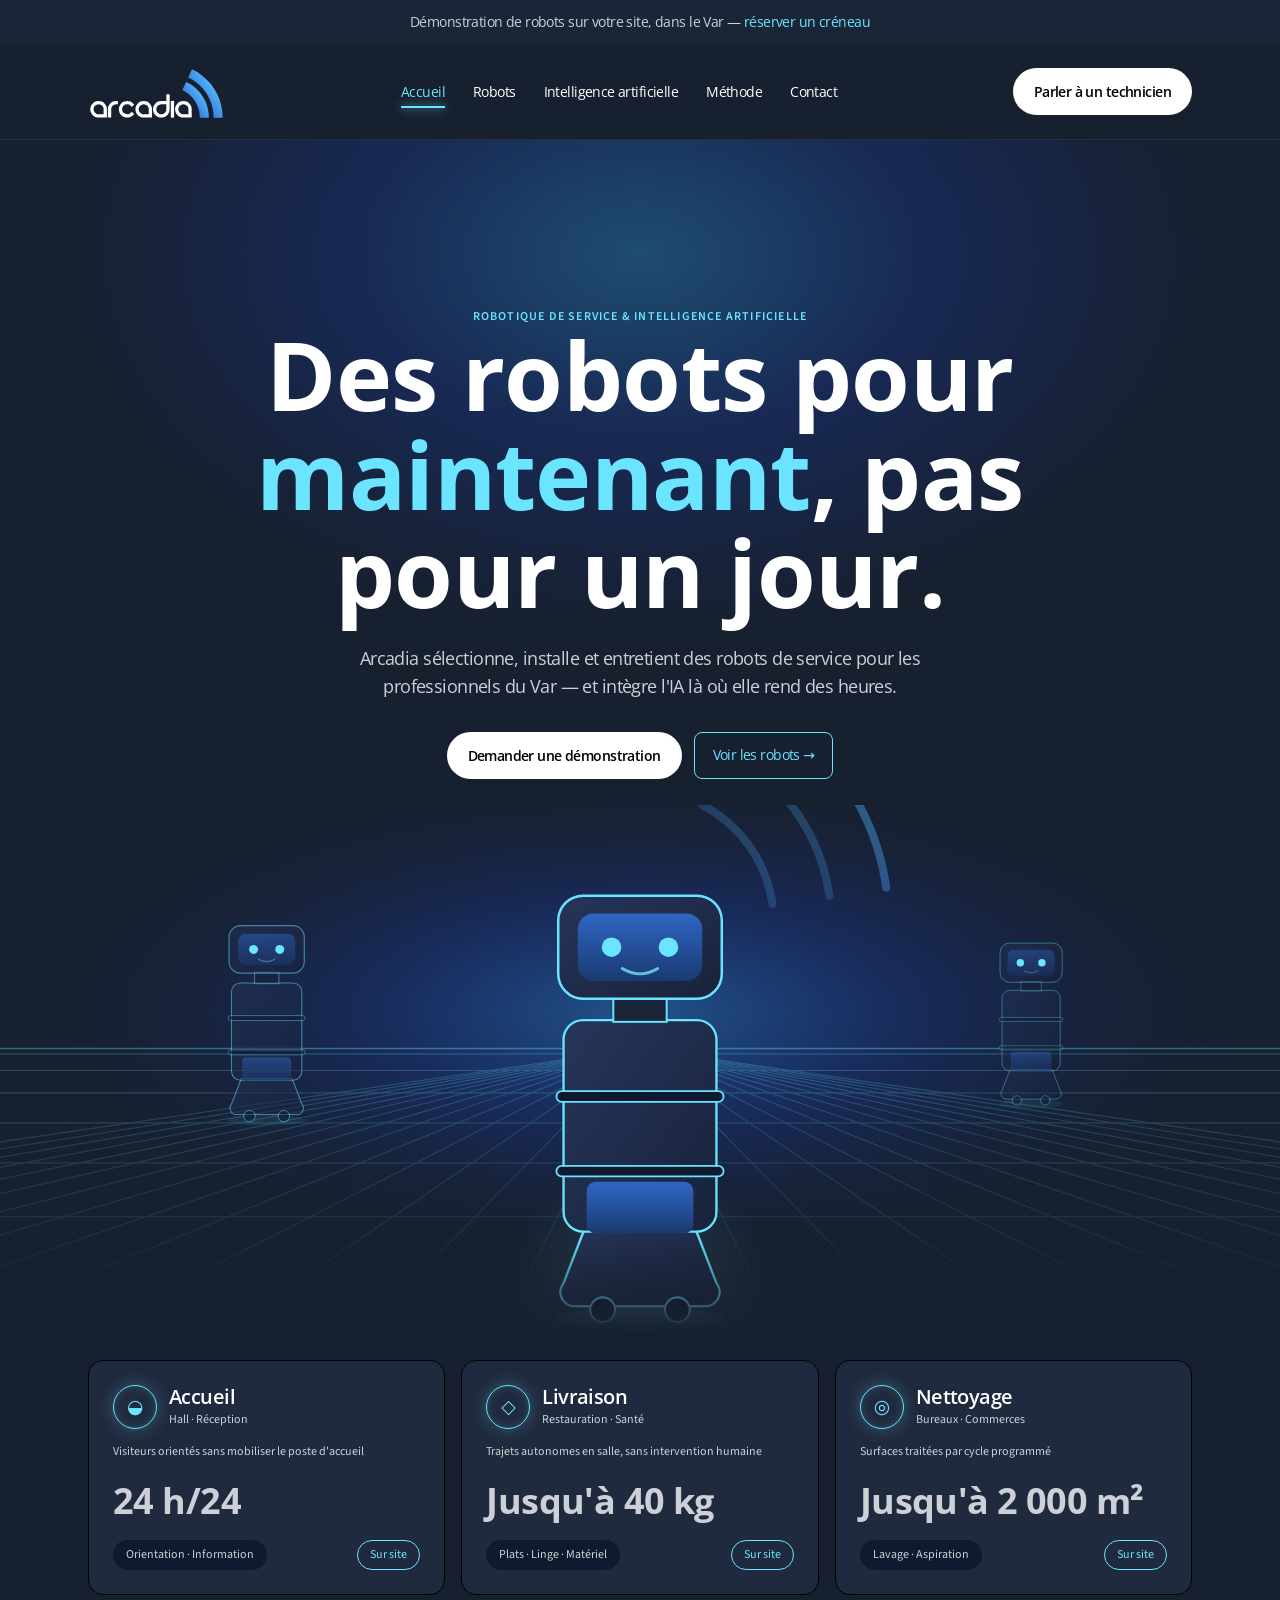
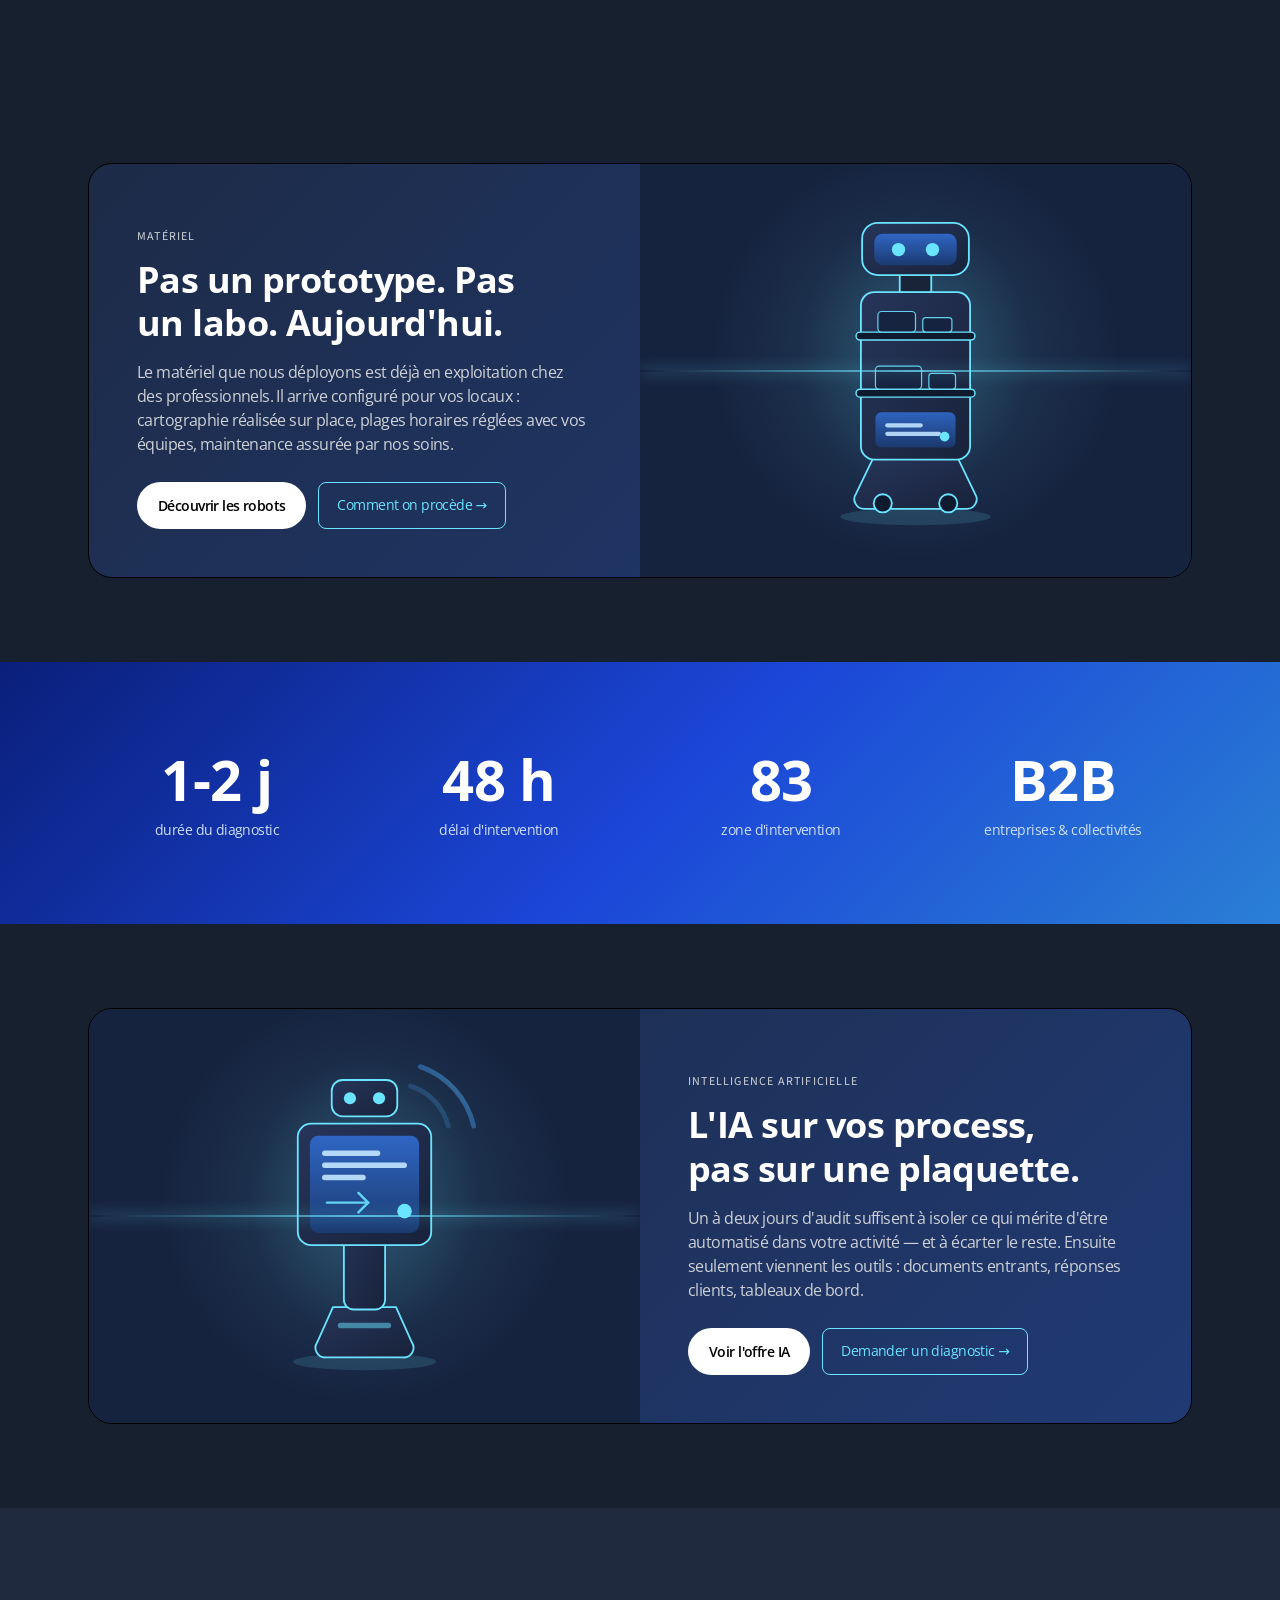
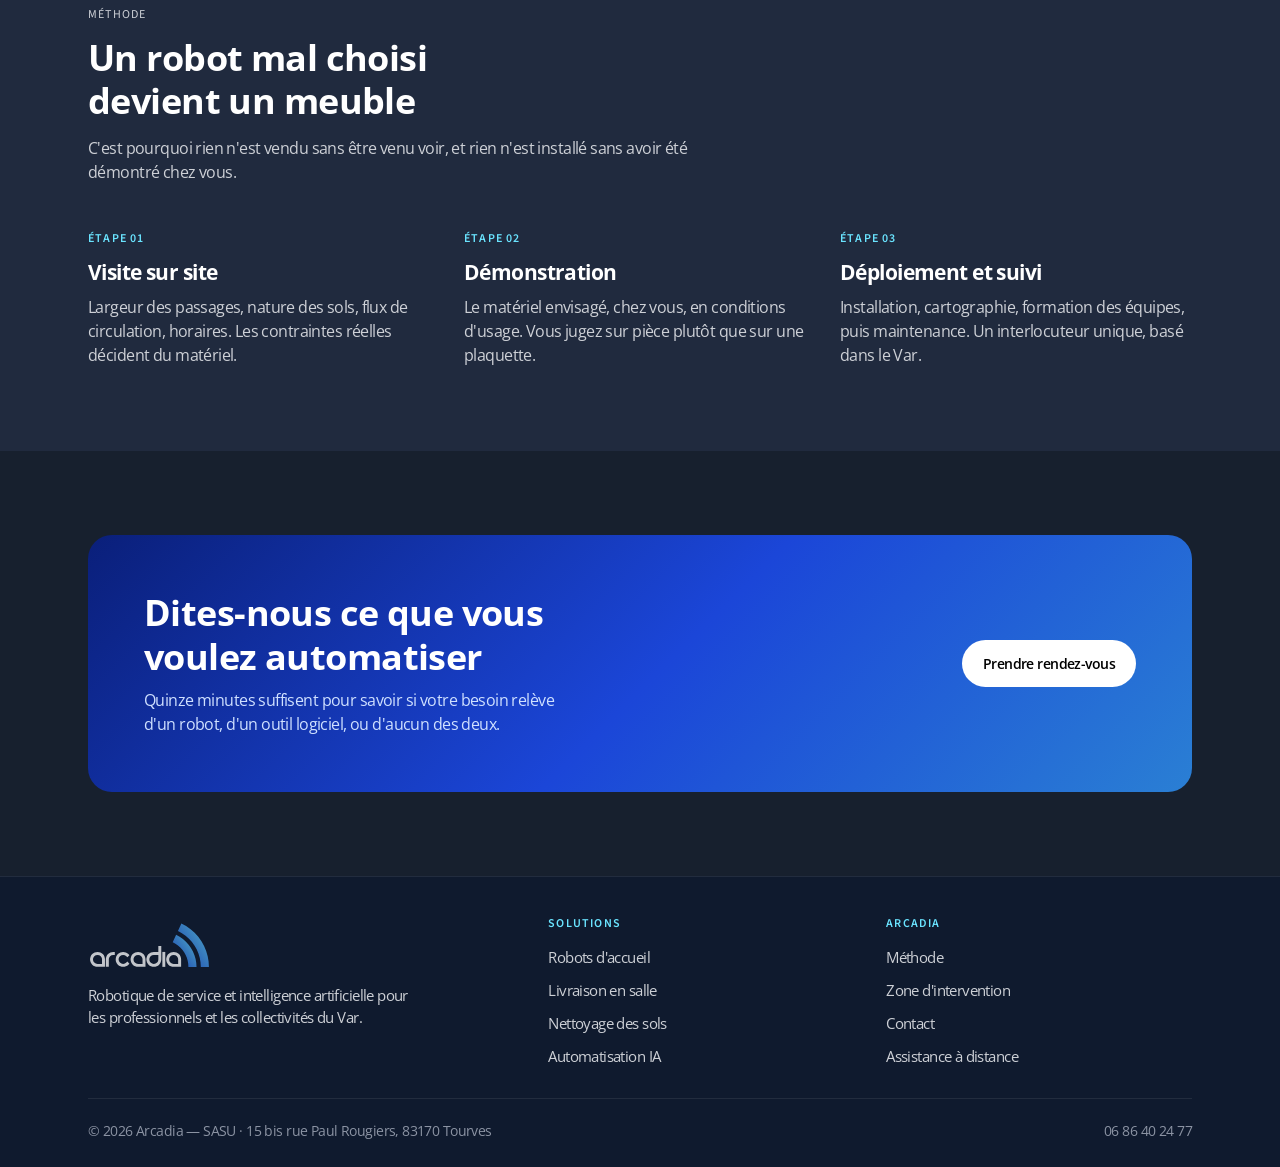
<file: index.html>
<!DOCTYPE html>
<html lang="fr">
<head>
<meta charset="UTF-8">
<meta name="viewport" content="width=device-width, initial-scale=1.0">
<title>Arcadia — Robots de service &amp; intelligence artificielle</title>
<meta name="description" content="Arcadia déploie des robots de service et intègre l'intelligence artificielle dans les entreprises du Var. Accueil, livraison en salle, nettoyage, automatisation.">
<link rel="icon" href="favicon.ico" sizes="any">
<link rel="preconnect" href="https://fonts.googleapis.com">
<link rel="preconnect" href="https://fonts.gstatic.com" crossorigin>
<link rel="stylesheet" href="https://fonts.googleapis.com/css2?family=Open+Sans:wght@400;600;700&family=Source+Sans+3:wght@400;600&display=swap">
<link rel="stylesheet" href="arcadia.css">
<style>
  /* Hero : le texte d'abord, la scène en bandeau juste en dessous */
  .hero{position:relative;overflow:hidden;}
  .hero::before{
    content:"";position:absolute;left:50%;top:-460px;transform:translateX(-50%);
    width:1600px;height:1150px;max-width:230vw;pointer-events:none;
    background:radial-gradient(ellipse 50% 45% at 50% 50%, rgba(41,138,203,.42) 0%, rgba(27,70,216,.22) 36%, rgba(23,32,46,0) 74%);
  }
  .hero .wrap{position:relative;padding-block:clamp(52px,7vw,84px) 0;text-align:center;}
  .hero h1{max-width:15ch;margin-inline:auto;}
  .hero .lede{margin:22px auto 0;}
  .hero .actions{justify-content:center;margin-top:32px;}

  /* La scène : pleine largeur, à son échelle, fondue dans le fond */
  .hero-scene{position:relative;margin-top:clamp(14px,2vw,26px);}
  .hero-scene img{width:100%;height:auto;display:block;}
  .hero-scene::after{
    content:"";position:absolute;left:0;right:0;bottom:-1px;height:20%;pointer-events:none;
    background:linear-gradient(180deg,rgba(23,32,46,0),var(--abyss) 94%);
  }
  /* Les cartes remontent franchement sur le bas de la scène */
  .hero-cartes{position:relative;z-index:2;margin-top:calc(-1 * clamp(40px,5vw,76px));padding-top:0;}
</style>
</head>
<body>

<div class="topbar">
  <div class="wrap"><p>Démonstration de robots sur votre site, dans le Var — <a href="contact.html">réserver un créneau</a></p></div>
</div>

<header class="nav">
  <div class="wrap">
    <a href="index.html" aria-label="Arcadia — accueil"><img class="logo" src="logo-arcadia.svg" alt="Arcadia"></a>
    <nav class="links">
      <a href="index.html" aria-current="page">Accueil</a>
      <a href="robots.html">Robots</a>
      <a href="ia.html">Intelligence artificielle</a>
      <a href="methode.html">Méthode</a>
      <a href="contact.html">Contact</a>
    </nav>
    <a class="btn btn-solid" href="contact.html">Parler à un technicien</a>
  </div>
</header>

<section class="hero">
  <div class="wrap">
    <p class="micro">Robotique de service &amp; intelligence artificielle</p>
    <h1 class="t-display">Des robots pour <span class="cyan">maintenant</span>, pas pour un jour.</h1>
    <p class="lede">Arcadia sélectionne, installe et entretient des robots de service pour les professionnels du Var — et intègre l'IA là où elle rend des heures.</p>
    <div class="actions">
      <a class="btn btn-solid" href="contact.html">Demander une démonstration</a>
      <a class="ghost" href="robots.html">Voir les robots →</a>
    </div>
  </div>
  <div class="hero-scene"><img src="img/scene-flotte.svg" alt="Flotte de robots de service alignés dans un hall"></div>
</section>

<section class="hero-cartes">
  <div class="wrap grid-3">
    <article class="card" data-reveal="0">
      <div style="display:flex;align-items:center;gap:12px;">
        <div class="mark">◒</div>
        <div><h3>Accueil</h3><p class="over" style="margin-top:2px;">Hall · Réception</p></div>
      </div>
      <p class="over">Visiteurs orientés sans mobiliser le poste d'accueil</p>
      <p class="figure">24 h/24</p>
      <div style="display:flex;justify-content:space-between;align-items:center;gap:10px;margin-top:18px;">
        <span class="chip">Orientation · Information</span><span class="badge">Sur site</span>
      </div>
    </article>
    <article class="card" data-reveal="90">
      <div style="display:flex;align-items:center;gap:12px;">
        <div class="mark">◇</div>
        <div><h3>Livraison</h3><p class="over" style="margin-top:2px;">Restauration · Santé</p></div>
      </div>
      <p class="over">Trajets autonomes en salle, sans intervention humaine</p>
      <p class="figure">Jusqu'à 40 kg</p>
      <div style="display:flex;justify-content:space-between;align-items:center;gap:10px;margin-top:18px;">
        <span class="chip">Plats · Linge · Matériel</span><span class="badge">Sur site</span>
      </div>
    </article>
    <article class="card" data-reveal="180">
      <div style="display:flex;align-items:center;gap:12px;">
        <div class="mark">◎</div>
        <div><h3>Nettoyage</h3><p class="over" style="margin-top:2px;">Bureaux · Commerces</p></div>
      </div>
      <p class="over">Surfaces traitées par cycle programmé</p>
      <p class="figure">Jusqu'à 2 000 m²</p>
      <div style="display:flex;justify-content:space-between;align-items:center;gap:10px;margin-top:18px;">
        <span class="chip">Lavage · Aspiration</span><span class="badge">Sur site</span>
      </div>
    </article>
  </div>
</section>

<section>
  <div class="wrap">
    <div class="panel" data-reveal="0">
      <div class="copy">
        <p class="micro">Matériel</p>
        <h2 class="t-head" style="margin-top:12px;">Pas un prototype. Pas un labo. Aujourd'hui.</h2>
        <p>Le matériel que nous déployons est déjà en exploitation chez des professionnels. Il arrive configuré pour vos locaux : cartographie réalisée sur place, plages horaires réglées avec vos équipes, maintenance assurée par nos soins.</p>
        <div class="actions">
          <a class="btn btn-solid" href="robots.html">Découvrir les robots</a>
          <a class="ghost" href="methode.html">Comment on procède →</a>
        </div>
      </div>
      <div class="visual"><img src="img/robot-livraison.svg" alt="Robot de livraison en salle, à plateaux"></div>
    </div>
  </div>
</section>

<section class="band-royal">
  <div class="wrap stats">
    <div class="stat"><b>1-2 j</b><span>durée du diagnostic</span></div>
    <div class="stat"><b>48 h</b><span>délai d'intervention</span></div>
    <div class="stat"><b>83</b><span>zone d'intervention</span></div>
    <div class="stat"><b>B2B</b><span>entreprises &amp; collectivités</span></div>
  </div>
</section>

<section>
  <div class="wrap">
    <div class="panel flip" data-reveal="0">
      <div class="copy">
        <p class="micro">Intelligence artificielle</p>
        <h2 class="t-head" style="margin-top:12px;">L'IA sur vos process, pas sur une plaquette.</h2>
        <p>Un à deux jours d'audit suffisent à isoler ce qui mérite d'être automatisé dans votre activité — et à écarter le reste. Ensuite seulement viennent les outils : documents entrants, réponses clients, tableaux de bord.</p>
        <div class="actions">
          <a class="btn btn-solid" href="ia.html">Voir l'offre IA</a>
          <a class="ghost" href="contact.html">Demander un diagnostic →</a>
        </div>
      </div>
      <div class="visual"><img src="img/robot-accueil.svg" alt="Robot d'accueil à écran d'orientation"></div>
    </div>
  </div>
</section>

<section class="band-tide">
  <div class="wrap">
    <div class="head">
      <p class="micro">Méthode</p>
      <h2 class="t-head" style="margin-top:12px;">Un robot mal choisi devient un meuble</h2>
      <p>C'est pourquoi rien n'est vendu sans être venu voir, et rien n'est installé sans avoir été démontré chez vous.</p>
    </div>
    <div class="steps">
      <div class="step" data-reveal="0">
        <p class="n">Étape 01</p><h3>Visite sur site</h3>
        <p>Largeur des passages, nature des sols, flux de circulation, horaires. Les contraintes réelles décident du matériel.</p>
      </div>
      <div class="step" data-reveal="90">
        <p class="n">Étape 02</p><h3>Démonstration</h3>
        <p>Le matériel envisagé, chez vous, en conditions d'usage. Vous jugez sur pièce plutôt que sur une plaquette.</p>
      </div>
      <div class="step" data-reveal="180">
        <p class="n">Étape 03</p><h3>Déploiement et suivi</h3>
        <p>Installation, cartographie, formation des équipes, puis maintenance. Un interlocuteur unique, basé dans le Var.</p>
      </div>
    </div>
  </div>
</section>

<section>
  <div class="wrap">
    <div class="cta">
      <div>
        <h2 class="t-head">Dites-nous ce que vous voulez automatiser</h2>
        <p>Quinze minutes suffisent pour savoir si votre besoin relève d'un robot, d'un outil logiciel, ou d'aucun des deux.</p>
      </div>
      <a class="btn btn-solid" href="contact.html">Prendre rendez-vous</a>
    </div>
  </div>
</section>

<footer>
  <div class="wrap">
    <div class="foot-grid">
      <div>
        <img class="logo-pied" src="logo-arcadia.svg" alt="Arcadia">
        <p>Robotique de service et intelligence artificielle pour les professionnels et les collectivités du Var.</p>
      </div>
      <div class="foot-col">
        <h4>Solutions</h4>
        <ul>
          <li><a href="robots.html">Robots d'accueil</a></li>
          <li><a href="robots.html">Livraison en salle</a></li>
          <li><a href="robots.html">Nettoyage des sols</a></li>
          <li><a href="ia.html">Automatisation IA</a></li>
        </ul>
      </div>
      <div class="foot-col">
        <h4>Arcadia</h4>
        <ul>
          <li><a href="methode.html">Méthode</a></li>
          <li><a href="methode.html#zone">Zone d'intervention</a></li>
          <li><a href="contact.html">Contact</a></li>
          <li><a href="https://www.arcadiainfo.com">Assistance à distance</a></li>
        </ul>
      </div>
    </div>
    <div class="foot-bas">
      <span>© 2026 Arcadia — SASU · 15 bis rue Paul Rougiers, 83170 Tourves</span>
      <span><a href="tel:+33686402477">06 86 40 24 77</a></span>
    </div>
  </div>
</footer>

<script src="arcadia.js"></script>
</body>
</html>
</file>
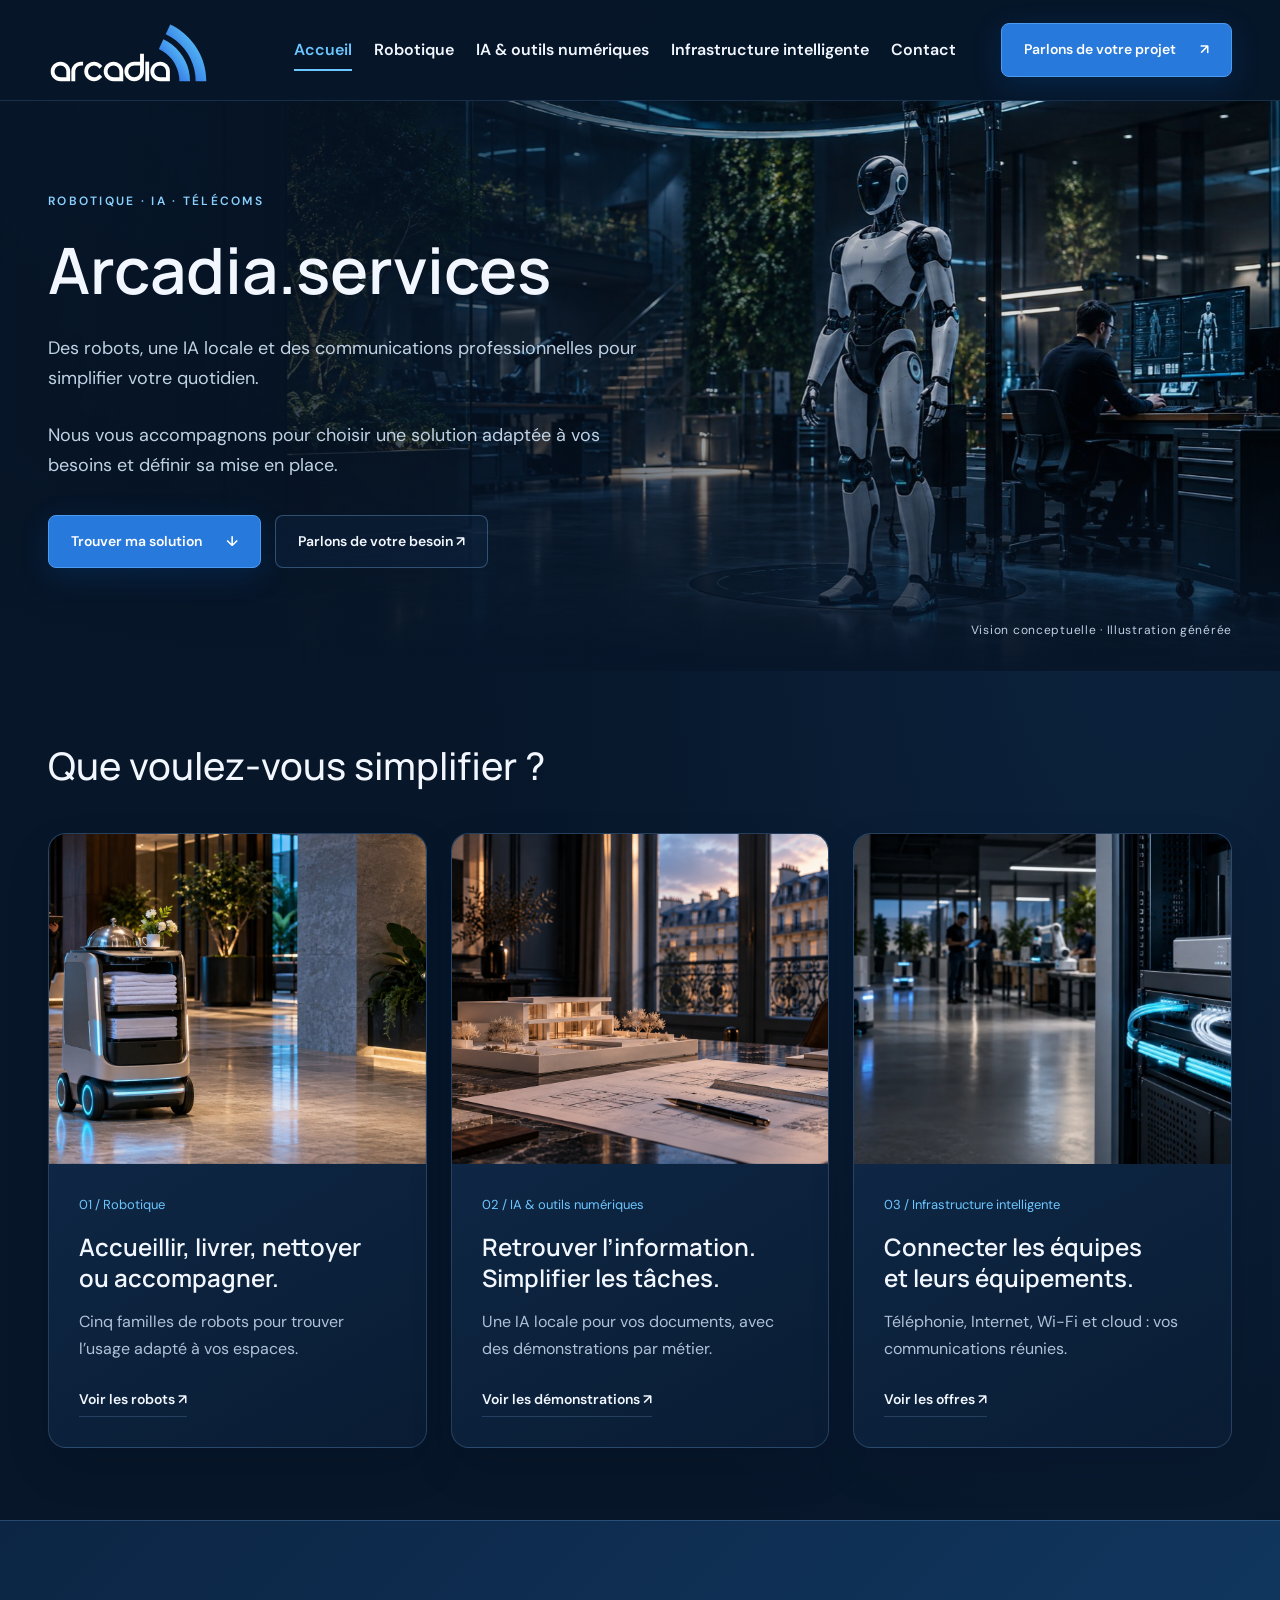
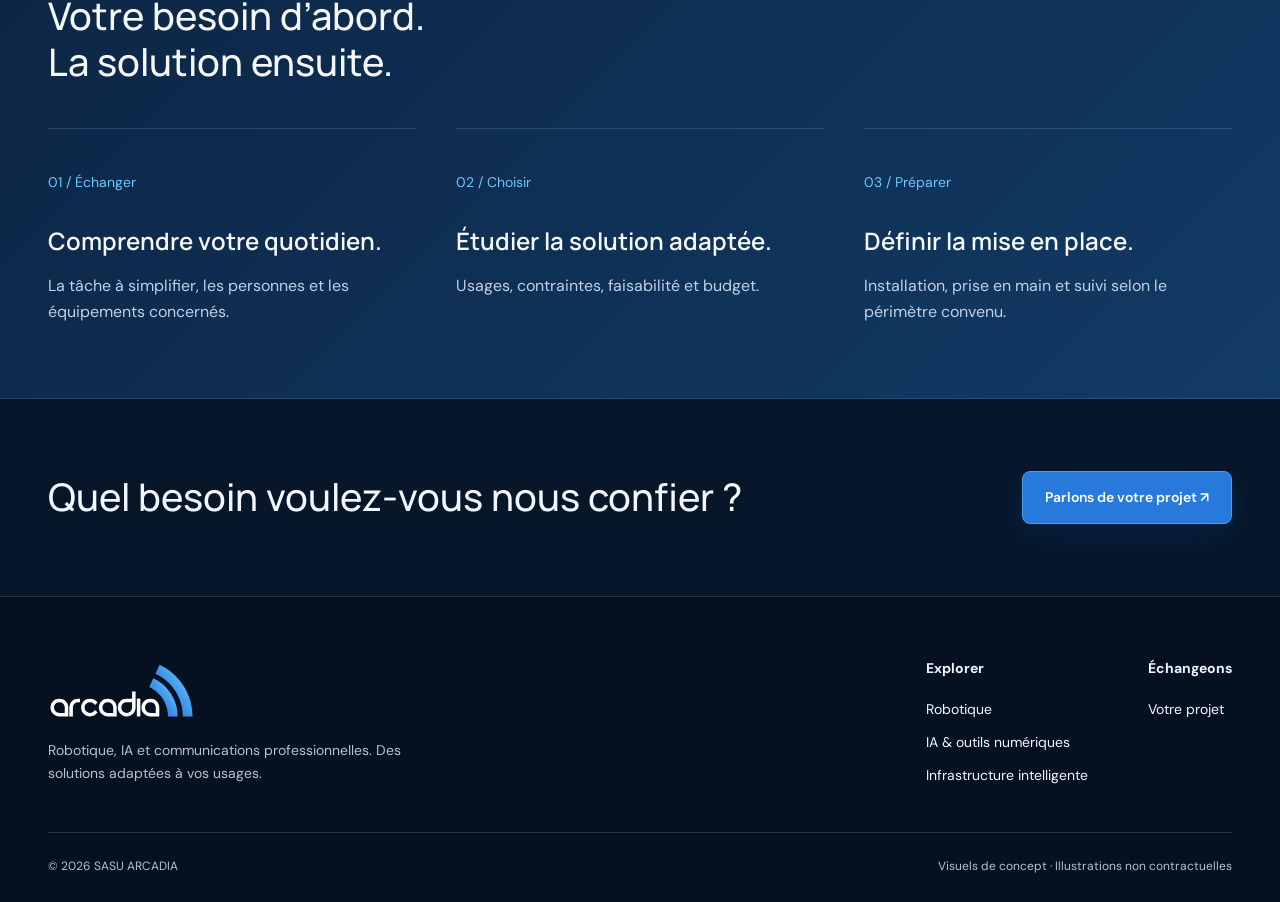
<file: Arcadia.service/index.html>
<!doctype html><html lang="fr"><head><meta charset="utf-8"><meta name="viewport" content="width=device-width,initial-scale=1"><title>Arcadia Services — Robotique, IA et communications professionnelles</title><meta name="description" content="Robots, IA locale et communications professionnelles : Arcadia vous accompagne dans le choix et la mise en place de solutions adaptées à vos usages."><meta name="theme-color" content="#071629"><link rel="icon" href="favicon.ico"><link rel="stylesheet" href="design.css"><link rel="stylesheet" href="navy.css"><script src="design.js" defer></script></head><body class="services home-story"><a class="skip" href="#contenu">Aller au contenu</a><div class="scroll-progress"></div><header class="header"><div class="wrap nav"><a class="brand" href="index.html" aria-label="Arcadia — accueil"><img class="brand-logo" src="logo-arcadia.svg" alt="Arcadia"></a><nav class="navlinks" id="navigation" aria-label="Navigation principale"><a href="index.html" aria-current="page">Accueil</a><a href="robots.html">Robotique</a><a href="ia.html">IA &amp; outils numériques</a><a href="infrastructure-intelligente.html">Infrastructure intelligente</a><a href="contact.html">Contact</a></nav><a class="btn" href="contact.html">Parlons de votre projet <span aria-hidden="true">↗</span></a><button class="menu" aria-controls="navigation" aria-expanded="false">Menu</button></div></header><main id="contenu">
<section class="premium-hero"><picture><img src="assets/humanoide.jpg" alt="Illustration conceptuelle d’un robot humanoïde dans un laboratoire" width="1916" height="821" fetchpriority="high"></picture><div class="wrap"><div class="hero-copy"><p class="eyebrow">Robotique · IA · Télécoms</p><h1>Arcadia.services</h1><p>Des robots, une IA locale et des communications professionnelles pour simplifier votre quotidien.</p><p>Nous vous accompagnons pour choisir une solution adaptée à vos besoins et définir sa mise en place.</p><div class="actions"><a class="btn" href="#solutions">Trouver ma solution <span aria-hidden="true">↓</span></a><a class="btn outline" href="contact.html">Parlons de votre besoin ↗</a></div></div></div><span class="hero-footnote">Vision conceptuelle · Illustration générée</span></section>
<section class="section" id="solutions"><div class="wrap"><div class="section-head"><h2>Que voulez-vous simplifier ?</h2></div><div class="cards">
<article class="card" data-reveal><div class="card-visual"><img src="assets/hotel.jpg" alt="Illustration conceptuelle d’un robot de service en hôtellerie" width="1672" height="941" loading="lazy"></div><div class="card-body"><span class="num">01 / Robotique</span><h3>Accueillir, livrer, nettoyer ou accompagner.</h3><p>Cinq familles de robots pour trouver l’usage adapté à vos espaces.</p><a class="textlink" href="robots.html">Voir les robots ↗</a></div></article>
<article class="card" data-reveal><div class="card-visual"><img src="assets/automatisation/architecture-poster.png" alt="Visuel de la démonstration IA pour un cabinet d’architecture" width="1280" height="720" loading="lazy"></div><div class="card-body"><span class="num">02 / IA &amp; outils numériques</span><h3>Retrouver l’information. Simplifier les tâches.</h3><p>Une IA locale pour vos documents, avec des démonstrations par métier.</p><a class="textlink" href="ia.html#demonstrations">Voir les démonstrations ↗</a></div></article>
<article class="card" data-reveal><div class="card-visual"><img src="assets/infrastructure/reseau-redondant-fibre-5g-robots.webp" alt="Illustration d’un réseau fibre avec secours mobile pour des équipements connectés" width="1599" height="900" loading="lazy"></div><div class="card-body"><span class="num">03 / Infrastructure intelligente</span><h3>Connecter les équipes et leurs équipements.</h3><p>Téléphonie, Internet, Wi-Fi et cloud : vos communications réunies.</p><a class="textlink" href="infrastructure-intelligente.html#solutions">Voir les offres ↗</a></div></article>
</div></div></section>
<section class="section dark-band"><div class="wrap"><div class="section-head"><h2>Votre besoin d’abord.<br>La solution ensuite.</h2></div><div class="steps"><article class="step" data-reveal><p class="number">01 / Échanger</p><h3>Comprendre votre quotidien.</h3><p>La tâche à simplifier, les personnes et les équipements concernés.</p></article><article class="step" data-reveal><p class="number">02 / Choisir</p><h3>Étudier la solution adaptée.</h3><p>Usages, contraintes, faisabilité et budget.</p></article><article class="step" data-reveal><p class="number">03 / Préparer</p><h3>Définir la mise en place.</h3><p>Installation, prise en main et suivi selon le périmètre convenu.</p></article></div></div></section>
<section class="section"><div class="wrap cta"><h2>Quel besoin voulez-vous nous confier ?</h2><a class="btn" href="contact.html">Parlons de votre projet ↗</a></div></section>
</main><footer class="footer"><div class="wrap"><div class="footer-top"><div><a class="brand" href="index.html" aria-label="Arcadia — accueil"><img class="brand-logo" src="logo-arcadia.svg" alt="Arcadia"></a><p>Robotique, IA et communications professionnelles. Des solutions adaptées à vos usages.</p></div><div class="footer-links"><div><b>Explorer</b><a href="robots.html">Robotique</a><a href="ia.html">IA &amp; outils numériques</a><a href="infrastructure-intelligente.html">Infrastructure intelligente</a></div><div><b>Échangeons</b><a href="contact.html">Votre projet</a></div></div></div><div class="footer-bottom"><span>© 2026 SASU ARCADIA</span><span>Visuels de concept · Illustrations non contractuelles</span></div></div></footer></body></html>
</file>
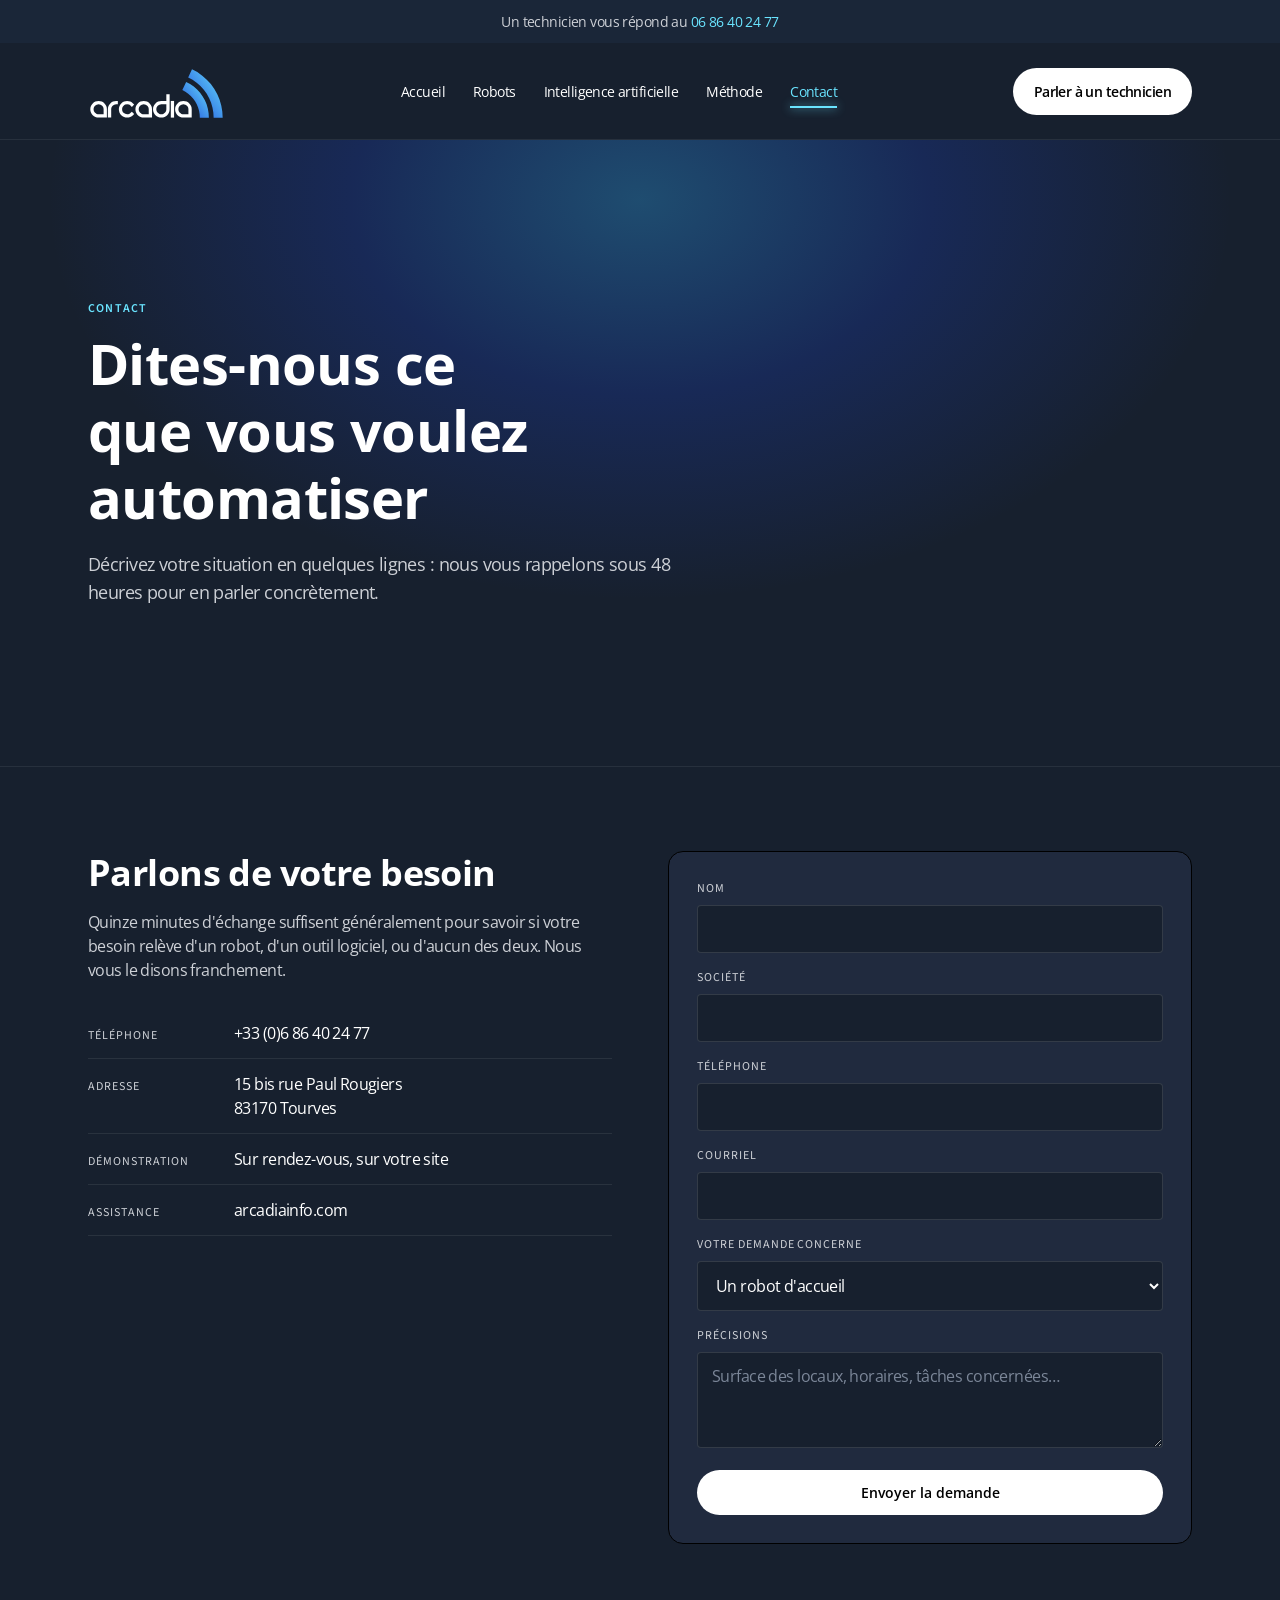
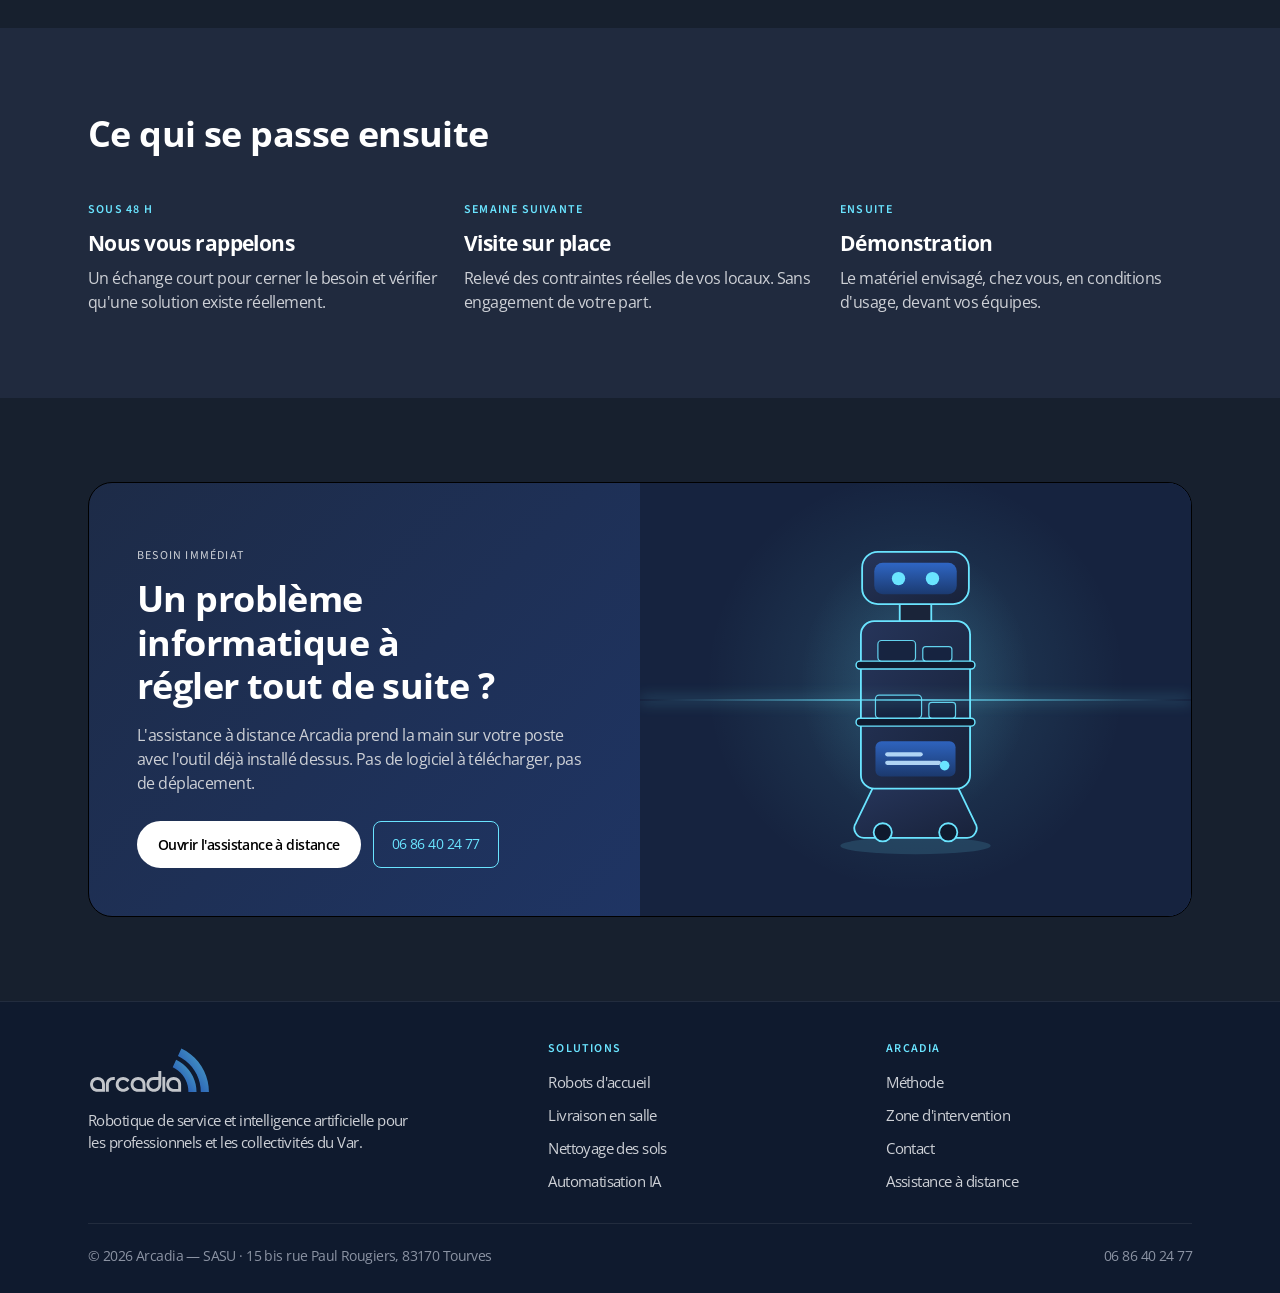
<file: contact.html>
<!DOCTYPE html>
<html lang="fr">
<head>
<meta charset="UTF-8">
<meta name="viewport" content="width=device-width, initial-scale=1.0">
<title>Contact — Arcadia, Tourves (83)</title>
<meta name="description" content="Contacter Arcadia : robots de service et intelligence artificielle. 15 bis rue Paul Rougiers, 83170 Tourves. 06 86 40 24 77.">
<link rel="icon" href="favicon.ico" sizes="any">
<link rel="preconnect" href="https://fonts.googleapis.com">
<link rel="preconnect" href="https://fonts.gstatic.com" crossorigin>
<link rel="stylesheet" href="https://fonts.googleapis.com/css2?family=Open+Sans:wght@400;600;700&family=Source+Sans+3:wght@400;600&display=swap">
<link rel="stylesheet" href="arcadia.css">
</head>
<body>

<div class="topbar">
  <div class="wrap"><p>Un technicien vous répond au <a href="tel:+33686402477">06 86 40 24 77</a></p></div>
</div>

<header class="nav">
  <div class="wrap">
    <a href="index.html" aria-label="Arcadia — accueil"><img class="logo" src="logo-arcadia.svg" alt="Arcadia"></a>
    <nav class="links">
      <a href="index.html">Accueil</a>
      <a href="robots.html">Robots</a>
      <a href="ia.html">Intelligence artificielle</a>
      <a href="methode.html">Méthode</a>
      <a href="contact.html" aria-current="page">Contact</a>
    </nav>
    <a class="btn btn-solid" href="contact.html">Parler à un technicien</a>
  </div>
</header>

<section class="pagehead">
  <div class="wrap">
    <p class="micro">Contact</p>
    <h1 class="t-head-lg">Dites-nous ce que vous voulez automatiser</h1>
    <p class="lede">Décrivez votre situation en quelques lignes : nous vous rappelons sous 48 heures pour en parler concrètement.</p>
  </div>
</section>

<section>
  <div class="wrap contact-grid">
    <div>
      <h2 class="t-head">Parlons de votre besoin</h2>
      <p class="muted" style="margin-top:16px;">Quinze minutes d'échange suffisent généralement pour savoir si votre besoin relève d'un robot, d'un outil logiciel, ou d'aucun des deux. Nous vous le disons franchement.</p>
      <dl class="facts">
        <div class="fact"><dt>Téléphone</dt><dd><a href="tel:+33686402477">+33 (0)6 86 40 24 77</a></dd></div>
        <div class="fact"><dt>Adresse</dt><dd>15 bis rue Paul Rougiers<br>83170 Tourves</dd></div>
        <div class="fact"><dt>Démonstration</dt><dd>Sur rendez-vous, sur votre site</dd></div>
        <div class="fact"><dt>Assistance</dt><dd><a href="https://www.arcadiainfo.com">arcadiainfo.com</a></dd></div>
      </dl>
    </div>
    <form onsubmit="event.preventDefault(); var b=this.querySelector('button'); b.textContent='Demande enregistrée'; b.disabled=true;">
      <div class="field"><label for="c-nom">Nom</label><input id="c-nom" name="nom" type="text" required></div>
      <div class="field"><label for="c-soc">Société</label><input id="c-soc" name="societe" type="text"></div>
      <div class="field"><label for="c-tel">Téléphone</label><input id="c-tel" name="tel" type="tel" required></div>
      <div class="field"><label for="c-mail">Courriel</label><input id="c-mail" name="email" type="email"></div>
      <div class="field">
        <label for="c-sujet">Votre demande concerne</label>
        <select id="c-sujet" name="sujet">
          <option>Un robot d'accueil</option>
          <option>Un robot de livraison en salle</option>
          <option>Un robot de nettoyage</option>
          <option>Un diagnostic d'automatisation IA</option>
          <option>Autre / je ne sais pas encore</option>
        </select>
      </div>
      <div class="field"><label for="c-msg">Précisions</label><textarea id="c-msg" name="message" placeholder="Surface des locaux, horaires, tâches concernées…"></textarea></div>
      <button class="btn btn-solid" type="submit" style="width:100%;">Envoyer la demande</button>
    </form>
  </div>
</section>

<section class="band-tide">
  <div class="wrap">
    <div class="head">
      <h2 class="t-head">Ce qui se passe ensuite</h2>
    </div>
    <div class="steps">
      <div class="step" data-reveal="0">
        <p class="n">Sous 48 h</p><h3>Nous vous rappelons</h3>
        <p>Un échange court pour cerner le besoin et vérifier qu'une solution existe réellement.</p>
      </div>
      <div class="step" data-reveal="90">
        <p class="n">Semaine suivante</p><h3>Visite sur place</h3>
        <p>Relevé des contraintes réelles de vos locaux. Sans engagement de votre part.</p>
      </div>
      <div class="step" data-reveal="180">
        <p class="n">Ensuite</p><h3>Démonstration</h3>
        <p>Le matériel envisagé, chez vous, en conditions d'usage, devant vos équipes.</p>
      </div>
    </div>
  </div>
</section>

<section>
  <div class="wrap">
    <div class="panel" data-reveal="0">
      <div class="copy">
        <p class="micro">Besoin immédiat</p>
        <h2 class="t-head" style="margin-top:12px;">Un problème informatique à régler tout de suite ?</h2>
        <p>L'assistance à distance Arcadia prend la main sur votre poste avec l'outil déjà installé dessus. Pas de logiciel à télécharger, pas de déplacement.</p>
        <div class="actions">
          <a class="btn btn-solid" href="https://www.arcadiainfo.com">Ouvrir l'assistance à distance</a>
          <a class="ghost" href="tel:+33686402477">06 86 40 24 77</a>
        </div>
      </div>
      <div class="visual"><img src="img/robot-livraison.svg" alt="Robot de service"></div>
    </div>
  </div>
</section>


<footer>
  <div class="wrap">
    <div class="foot-grid">
      <div>
        <img class="logo-pied" src="logo-arcadia.svg" alt="Arcadia">
        <p>Robotique de service et intelligence artificielle pour les professionnels et les collectivités du Var.</p>
      </div>
      <div class="foot-col">
        <h4>Solutions</h4>
        <ul>
          <li><a href="robots.html">Robots d'accueil</a></li>
          <li><a href="robots.html">Livraison en salle</a></li>
          <li><a href="robots.html">Nettoyage des sols</a></li>
          <li><a href="ia.html">Automatisation IA</a></li>
        </ul>
      </div>
      <div class="foot-col">
        <h4>Arcadia</h4>
        <ul>
          <li><a href="methode.html">Méthode</a></li>
          <li><a href="methode.html#zone">Zone d'intervention</a></li>
          <li><a href="contact.html">Contact</a></li>
          <li><a href="https://www.arcadiainfo.com">Assistance à distance</a></li>
        </ul>
      </div>
    </div>
    <div class="foot-bas">
      <span>© 2026 Arcadia — SASU · 15 bis rue Paul Rougiers, 83170 Tourves</span>
      <span><a href="tel:+33686402477">06 86 40 24 77</a></span>
    </div>
  </div>
</footer>

<script src="arcadia.js"></script>
</body>
</html>
</file>
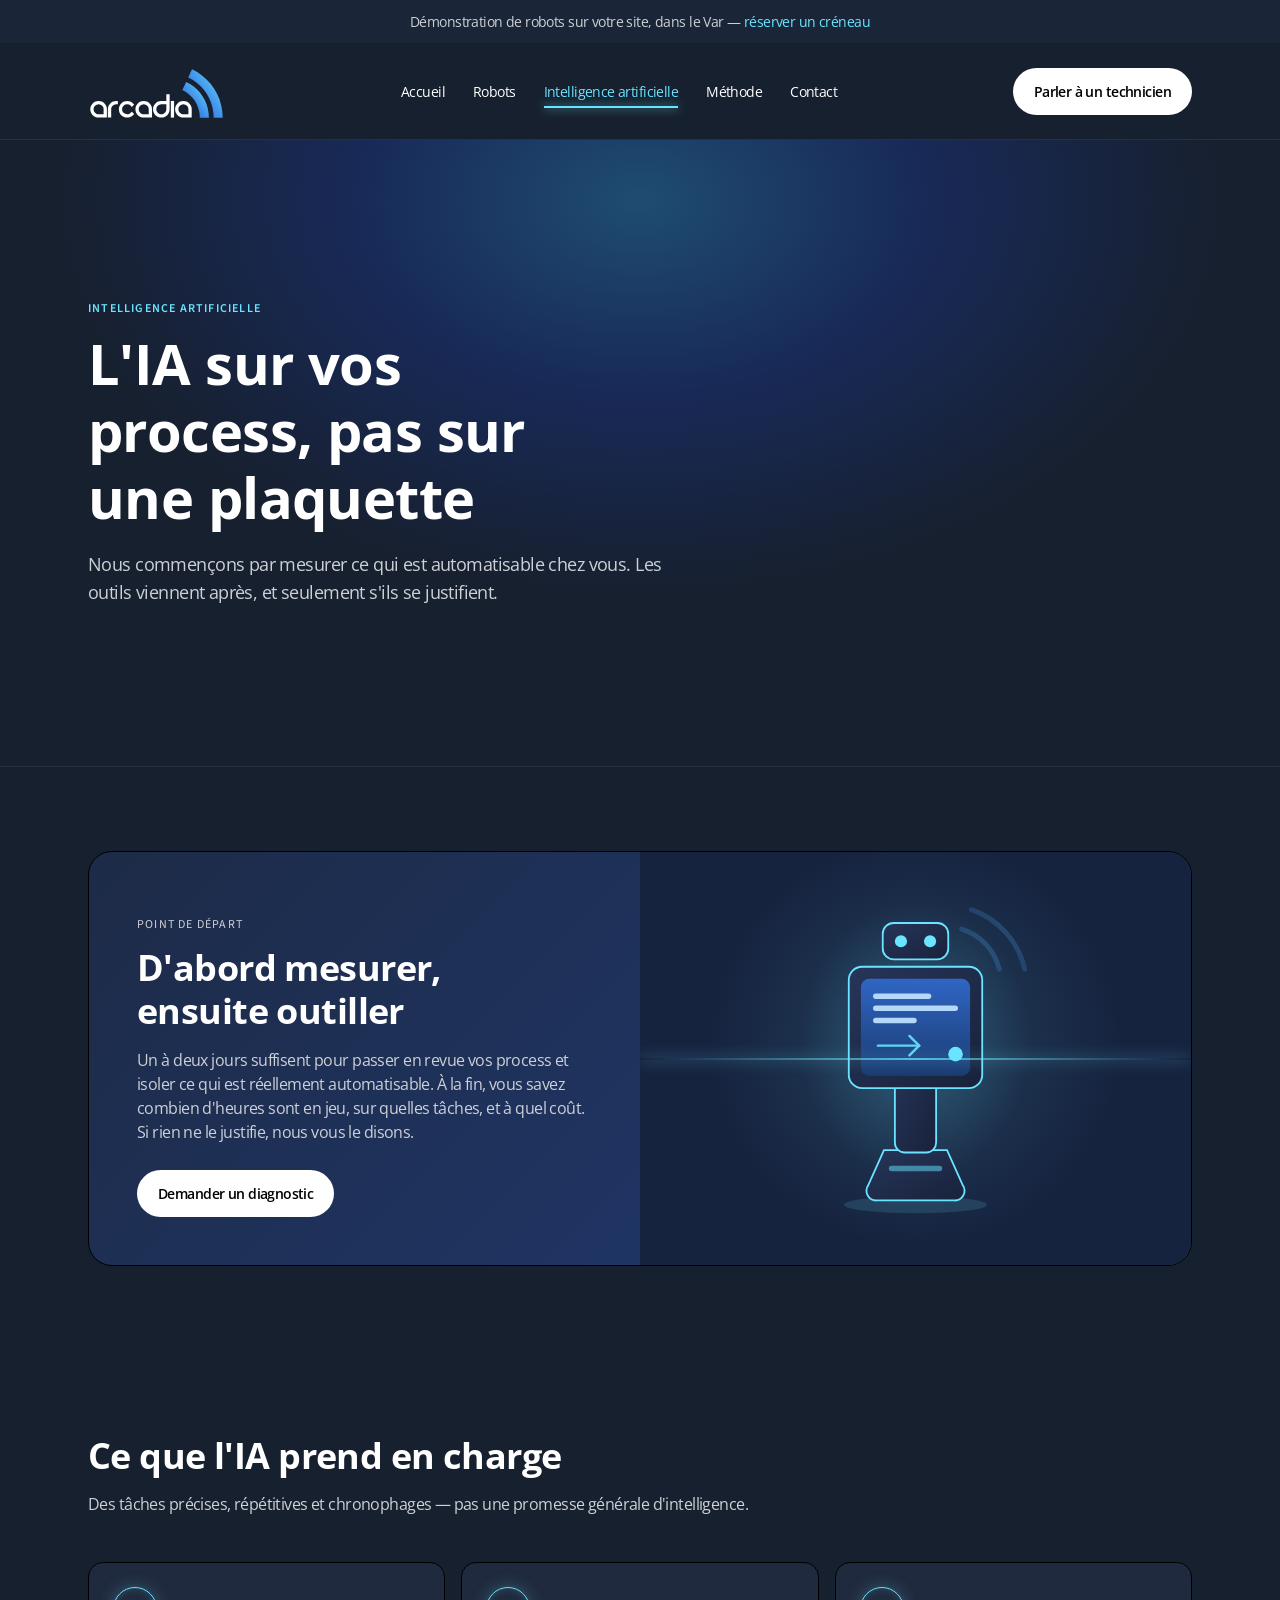
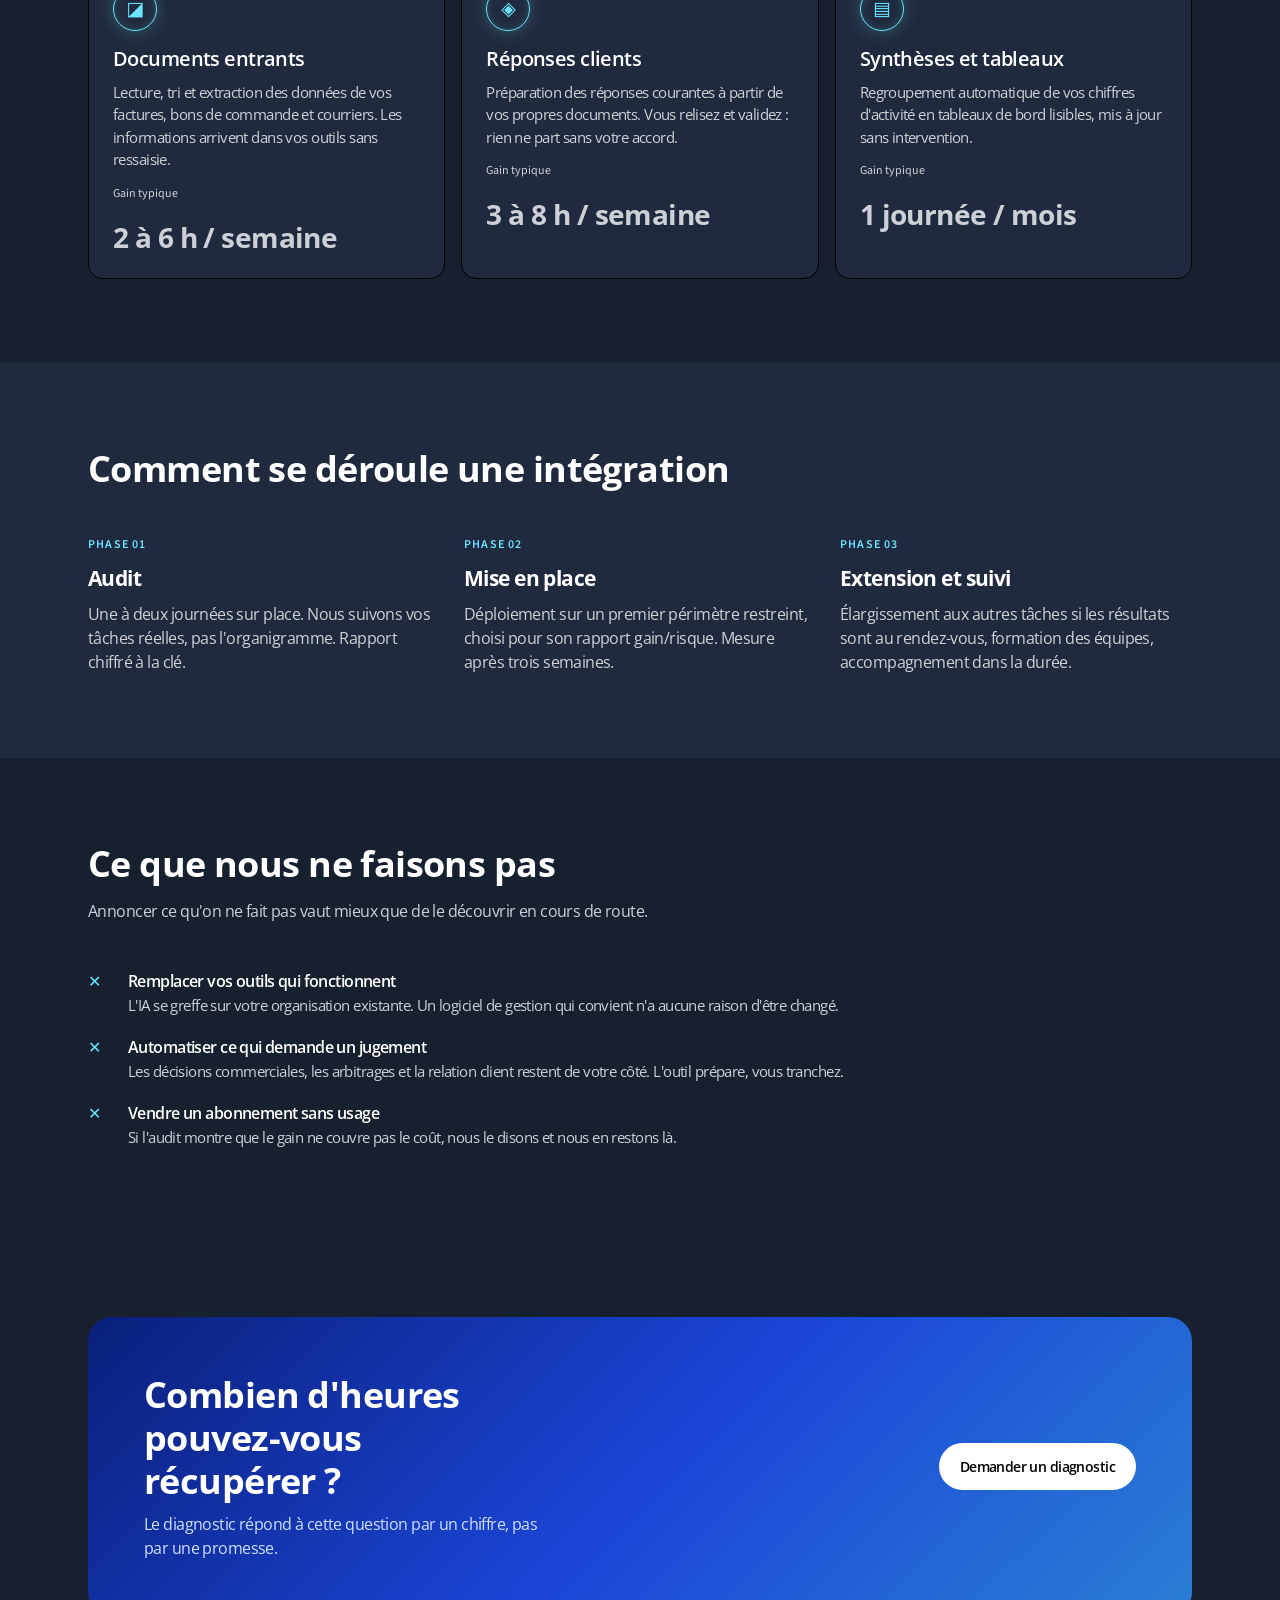
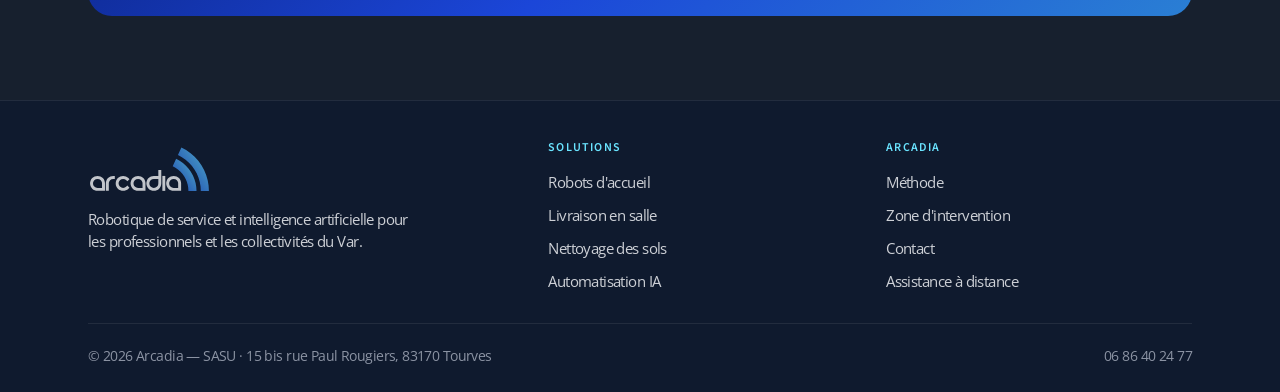
<file: ia.html>
<!DOCTYPE html>
<html lang="fr">
<head>
<meta charset="UTF-8">
<meta name="viewport" content="width=device-width, initial-scale=1.0">
<title>Intelligence artificielle pour PME — Arcadia</title>
<meta name="description" content="Diagnostic d'automatisation et intégration d'outils IA pour les entreprises du Var : documents entrants, réponses clients, tableaux de bord.">
<link rel="icon" href="favicon.ico" sizes="any">
<link rel="preconnect" href="https://fonts.googleapis.com">
<link rel="preconnect" href="https://fonts.gstatic.com" crossorigin>
<link rel="stylesheet" href="https://fonts.googleapis.com/css2?family=Open+Sans:wght@400;600;700&family=Source+Sans+3:wght@400;600&display=swap">
<link rel="stylesheet" href="arcadia.css">
</head>
<body>

<div class="topbar">
  <div class="wrap"><p>Démonstration de robots sur votre site, dans le Var — <a href="contact.html">réserver un créneau</a></p></div>
</div>

<header class="nav">
  <div class="wrap">
    <a href="index.html" aria-label="Arcadia — accueil"><img class="logo" src="logo-arcadia.svg" alt="Arcadia"></a>
    <nav class="links">
      <a href="index.html">Accueil</a>
      <a href="robots.html">Robots</a>
      <a href="ia.html" aria-current="page">Intelligence artificielle</a>
      <a href="methode.html">Méthode</a>
      <a href="contact.html">Contact</a>
    </nav>
    <a class="btn btn-solid" href="contact.html">Parler à un technicien</a>
  </div>
</header>

<section class="pagehead">
  <div class="wrap">
    <p class="micro">Intelligence artificielle</p>
    <h1 class="t-head-lg">L'IA sur vos process, pas sur une plaquette</h1>
    <p class="lede">Nous commençons par mesurer ce qui est automatisable chez vous. Les outils viennent après, et seulement s'ils se justifient.</p>
  </div>
</section>

<section>
  <div class="wrap">
    <div class="panel" data-reveal="0">
      <div class="copy">
        <p class="micro">Point de départ</p>
        <h2 class="t-head" style="margin-top:12px;">D'abord mesurer, ensuite outiller</h2>
        <p>Un à deux jours suffisent pour passer en revue vos process et isoler ce qui est réellement automatisable. À la fin, vous savez combien d'heures sont en jeu, sur quelles tâches, et à quel coût. Si rien ne le justifie, nous vous le disons.</p>
        <div class="actions">
          <a class="btn btn-solid" href="contact.html">Demander un diagnostic</a>
        </div>
      </div>
      <div class="visual"><img src="img/robot-accueil.svg" alt="Écran d'analyse des process"></div>
    </div>
  </div>
</section>

<section>
  <div class="wrap">
    <div class="head">
      <h2 class="t-head">Ce que l'IA prend en charge</h2>
      <p>Des tâches précises, répétitives et chronophages — pas une promesse générale d'intelligence.</p>
    </div>
    <div class="grid-3">
      <div class="card" data-reveal="0">
        <div class="mark">◪</div>
        <h3 style="margin-top:16px;">Documents entrants</h3>
        <p>Lecture, tri et extraction des données de vos factures, bons de commande et courriers. Les informations arrivent dans vos outils sans ressaisie.</p>
        <p class="over">Gain typique</p>
        <p class="figure" style="font-size:28px;">2 à 6 h / semaine</p>
      </div>
      <div class="card" data-reveal="90">
        <div class="mark">◈</div>
        <h3 style="margin-top:16px;">Réponses clients</h3>
        <p>Préparation des réponses courantes à partir de vos propres documents. Vous relisez et validez : rien ne part sans votre accord.</p>
        <p class="over">Gain typique</p>
        <p class="figure" style="font-size:28px;">3 à 8 h / semaine</p>
      </div>
      <div class="card" data-reveal="180">
        <div class="mark">▤</div>
        <h3 style="margin-top:16px;">Synthèses et tableaux</h3>
        <p>Regroupement automatique de vos chiffres d'activité en tableaux de bord lisibles, mis à jour sans intervention.</p>
        <p class="over">Gain typique</p>
        <p class="figure" style="font-size:28px;">1 journée / mois</p>
      </div>
    </div>
  </div>
</section>

<section class="band-tide">
  <div class="wrap">
    <div class="head">
      <h2 class="t-head">Comment se déroule une intégration</h2>
    </div>
    <div class="steps">
      <div class="step" data-reveal="0">
        <p class="n">Phase 01</p><h3>Audit</h3>
        <p>Une à deux journées sur place. Nous suivons vos tâches réelles, pas l'organigramme. Rapport chiffré à la clé.</p>
      </div>
      <div class="step" data-reveal="90">
        <p class="n">Phase 02</p><h3>Mise en place</h3>
        <p>Déploiement sur un premier périmètre restreint, choisi pour son rapport gain/risque. Mesure après trois semaines.</p>
      </div>
      <div class="step" data-reveal="180">
        <p class="n">Phase 03</p><h3>Extension et suivi</h3>
        <p>Élargissement aux autres tâches si les résultats sont au rendez-vous, formation des équipes, accompagnement dans la durée.</p>
      </div>
    </div>
  </div>
</section>

<section>
  <div class="wrap">
    <div class="head">
      <h2 class="t-head">Ce que nous ne faisons pas</h2>
      <p>Annoncer ce qu'on ne fait pas vaut mieux que de le découvrir en cours de route.</p>
    </div>
    <ul class="puces" style="max-width:760px;">
      <li><span class="p">✕</span><div><b>Remplacer vos outils qui fonctionnent</b><span>L'IA se greffe sur votre organisation existante. Un logiciel de gestion qui convient n'a aucune raison d'être changé.</span></div></li>
      <li><span class="p">✕</span><div><b>Automatiser ce qui demande un jugement</b><span>Les décisions commerciales, les arbitrages et la relation client restent de votre côté. L'outil prépare, vous tranchez.</span></div></li>
      <li><span class="p">✕</span><div><b>Vendre un abonnement sans usage</b><span>Si l'audit montre que le gain ne couvre pas le coût, nous le disons et nous en restons là.</span></div></li>
    </ul>
  </div>
</section>

<section>
  <div class="wrap">
    <div class="cta">
      <div>
        <h2 class="t-head">Combien d'heures pouvez-vous récupérer ?</h2>
        <p>Le diagnostic répond à cette question par un chiffre, pas par une promesse.</p>
      </div>
      <a class="btn btn-solid" href="contact.html">Demander un diagnostic</a>
    </div>
  </div>
</section>

<footer>
  <div class="wrap">
    <div class="foot-grid">
      <div>
        <img class="logo-pied" src="logo-arcadia.svg" alt="Arcadia">
        <p>Robotique de service et intelligence artificielle pour les professionnels et les collectivités du Var.</p>
      </div>
      <div class="foot-col">
        <h4>Solutions</h4>
        <ul>
          <li><a href="robots.html">Robots d'accueil</a></li>
          <li><a href="robots.html">Livraison en salle</a></li>
          <li><a href="robots.html">Nettoyage des sols</a></li>
          <li><a href="ia.html">Automatisation IA</a></li>
        </ul>
      </div>
      <div class="foot-col">
        <h4>Arcadia</h4>
        <ul>
          <li><a href="methode.html">Méthode</a></li>
          <li><a href="methode.html#zone">Zone d'intervention</a></li>
          <li><a href="contact.html">Contact</a></li>
          <li><a href="https://www.arcadiainfo.com">Assistance à distance</a></li>
        </ul>
      </div>
    </div>
    <div class="foot-bas">
      <span>© 2026 Arcadia — SASU · 15 bis rue Paul Rougiers, 83170 Tourves</span>
      <span><a href="tel:+33686402477">06 86 40 24 77</a></span>
    </div>
  </div>
</footer>

<script src="arcadia.js"></script>
</body>
</html>
</file>
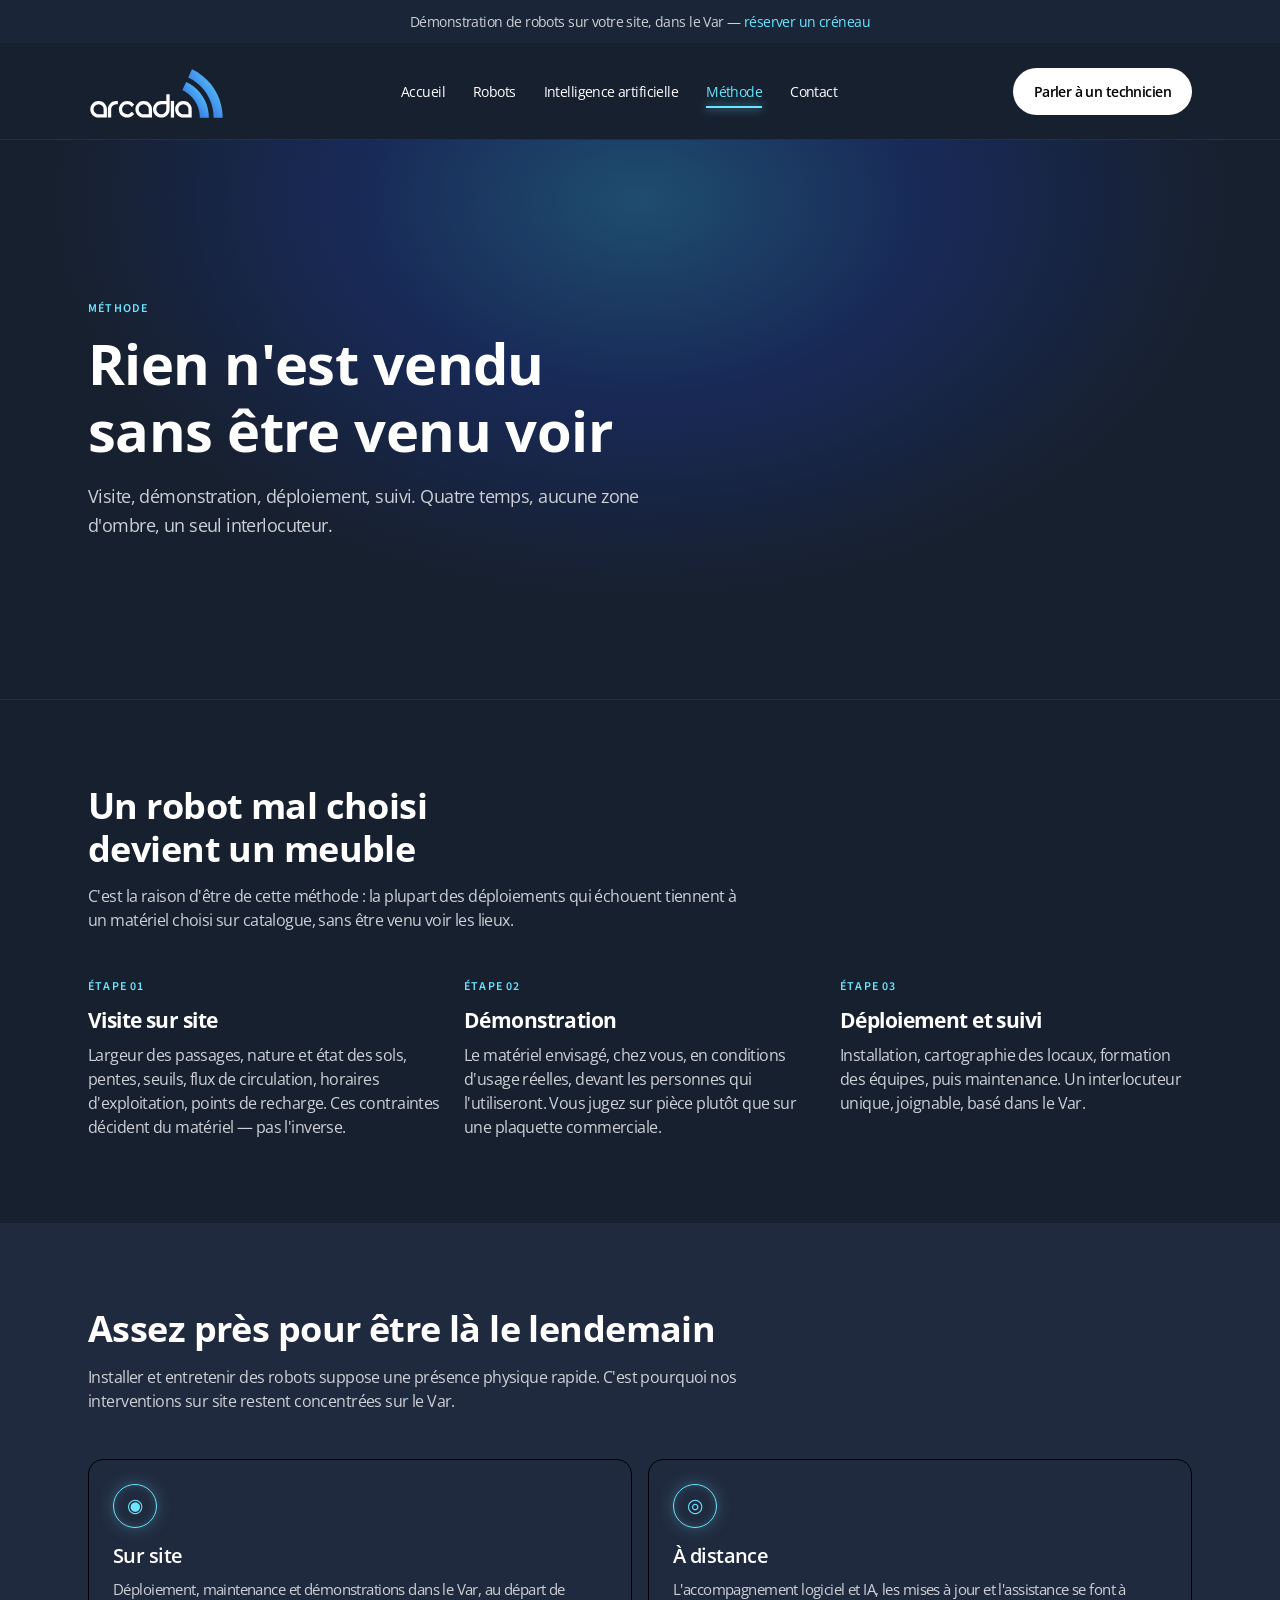
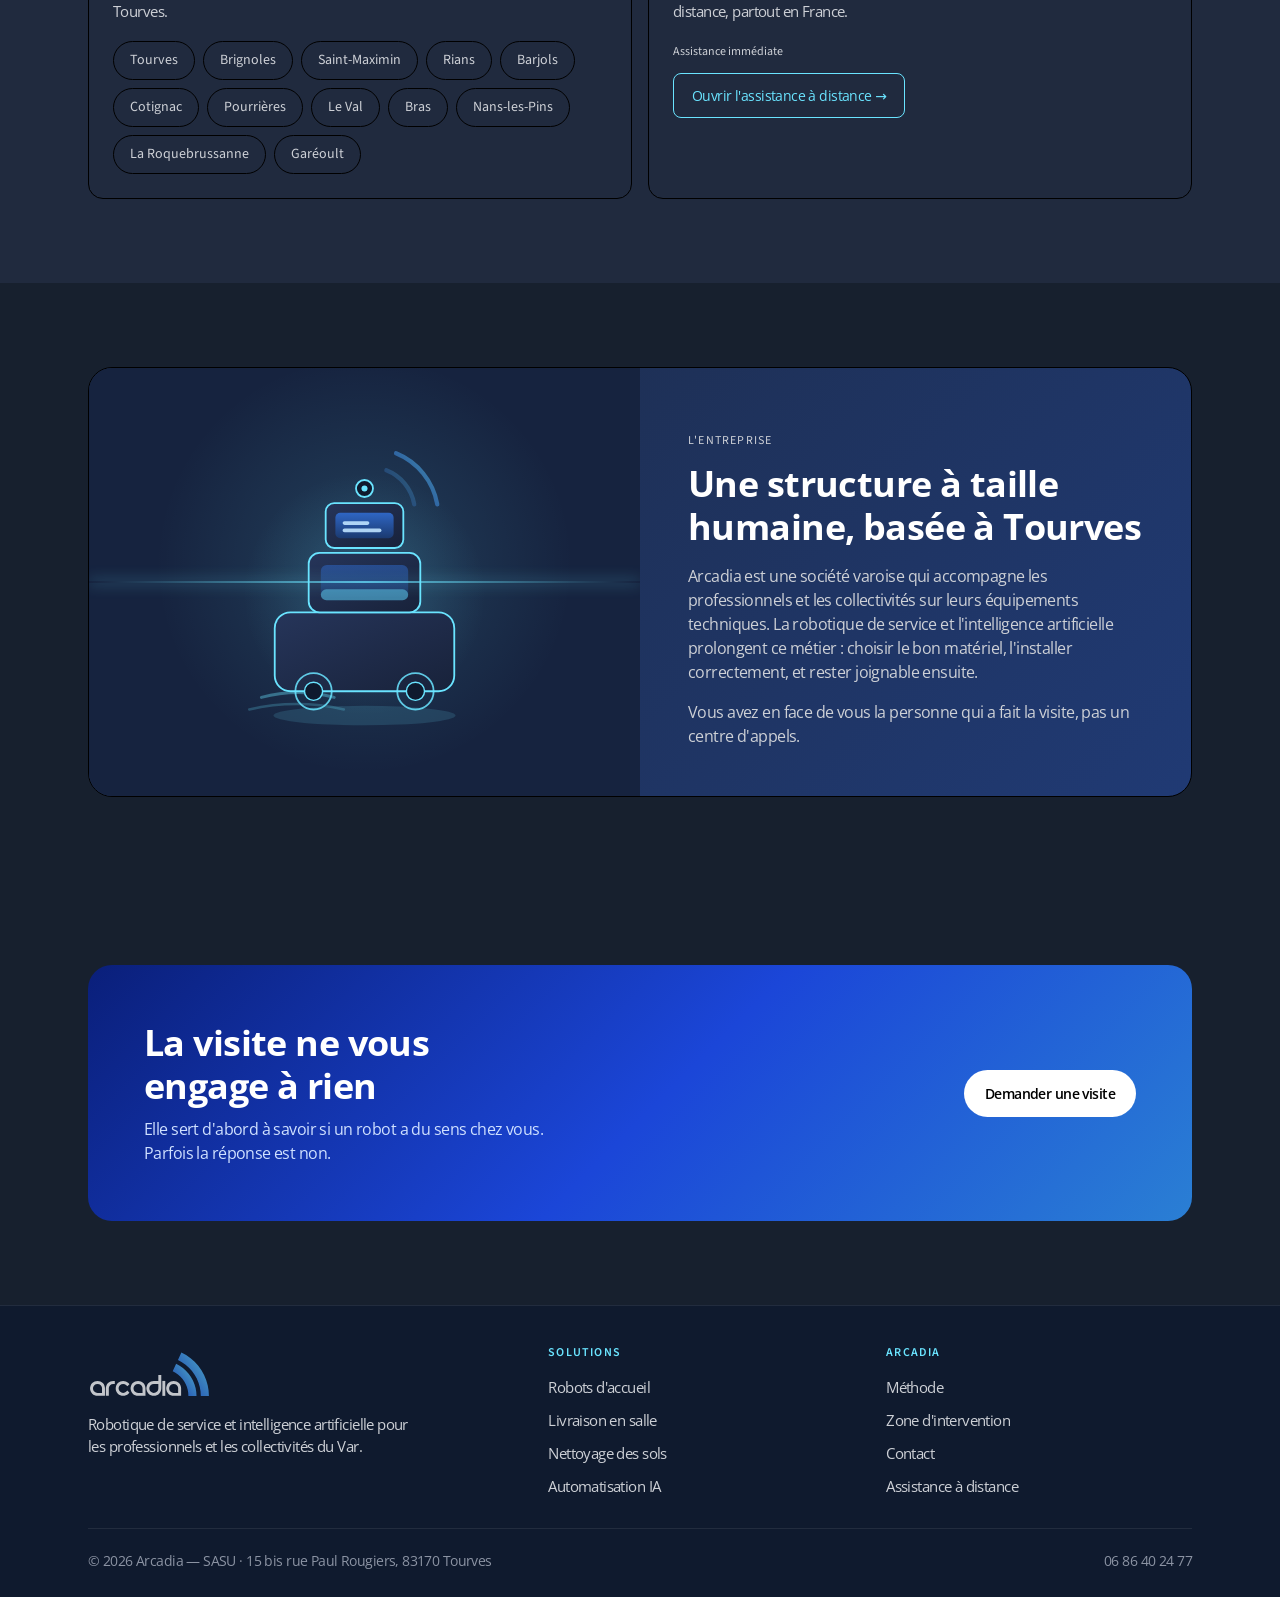
<file: methode.html>
<!DOCTYPE html>
<html lang="fr">
<head>
<meta charset="UTF-8">
<meta name="viewport" content="width=device-width, initial-scale=1.0">
<title>Méthode et zone d'intervention — Arcadia</title>
<meta name="description" content="Visite sur site, démonstration en conditions réelles, déploiement et maintenance. Zone d'intervention dans le Var.">
<link rel="icon" href="favicon.ico" sizes="any">
<link rel="preconnect" href="https://fonts.googleapis.com">
<link rel="preconnect" href="https://fonts.gstatic.com" crossorigin>
<link rel="stylesheet" href="https://fonts.googleapis.com/css2?family=Open+Sans:wght@400;600;700&family=Source+Sans+3:wght@400;600&display=swap">
<link rel="stylesheet" href="arcadia.css">
</head>
<body>

<div class="topbar">
  <div class="wrap"><p>Démonstration de robots sur votre site, dans le Var — <a href="contact.html">réserver un créneau</a></p></div>
</div>

<header class="nav">
  <div class="wrap">
    <a href="index.html" aria-label="Arcadia — accueil"><img class="logo" src="logo-arcadia.svg" alt="Arcadia"></a>
    <nav class="links">
      <a href="index.html">Accueil</a>
      <a href="robots.html">Robots</a>
      <a href="ia.html">Intelligence artificielle</a>
      <a href="methode.html" aria-current="page">Méthode</a>
      <a href="contact.html">Contact</a>
    </nav>
    <a class="btn btn-solid" href="contact.html">Parler à un technicien</a>
  </div>
</header>

<section class="pagehead">
  <div class="wrap">
    <p class="micro">Méthode</p>
    <h1 class="t-head-lg">Rien n'est vendu sans être venu voir</h1>
    <p class="lede">Visite, démonstration, déploiement, suivi. Quatre temps, aucune zone d'ombre, un seul interlocuteur.</p>
  </div>
</section>

<section>
  <div class="wrap">
    <div class="head">
      <h2 class="t-head">Un robot mal choisi devient un meuble</h2>
      <p>C'est la raison d'être de cette méthode : la plupart des déploiements qui échouent tiennent à un matériel choisi sur catalogue, sans être venu voir les lieux.</p>
    </div>
    <div class="steps">
      <div class="step" data-reveal="0">
        <p class="n">Étape 01</p><h3>Visite sur site</h3>
        <p>Largeur des passages, nature et état des sols, pentes, seuils, flux de circulation, horaires d'exploitation, points de recharge. Ces contraintes décident du matériel — pas l'inverse.</p>
      </div>
      <div class="step" data-reveal="90">
        <p class="n">Étape 02</p><h3>Démonstration</h3>
        <p>Le matériel envisagé, chez vous, en conditions d'usage réelles, devant les personnes qui l'utiliseront. Vous jugez sur pièce plutôt que sur une plaquette commerciale.</p>
      </div>
      <div class="step" data-reveal="180">
        <p class="n">Étape 03</p><h3>Déploiement et suivi</h3>
        <p>Installation, cartographie des locaux, formation des équipes, puis maintenance. Un interlocuteur unique, joignable, basé dans le Var.</p>
      </div>
    </div>
  </div>
</section>

<section class="band-tide" id="zone">
  <div class="wrap">
    <div class="head">
      <h2 class="t-head">Assez près pour être là le lendemain</h2>
      <p>Installer et entretenir des robots suppose une présence physique rapide. C'est pourquoi nos interventions sur site restent concentrées sur le Var.</p>
    </div>
    <div class="grid-2">
      <div class="card" data-reveal="0">
        <div class="mark">◉</div>
        <h3 style="margin-top:16px;">Sur site</h3>
        <p>Déploiement, maintenance et démonstrations dans le Var, au départ de Tourves.</p>
        <ul class="tags" style="margin-top:18px;">
      <li>Tourves</li>
      <li>Brignoles</li>
      <li>Saint-Maximin</li>
      <li>Rians</li>
      <li>Barjols</li>
      <li>Cotignac</li>
      <li>Pourrières</li>
      <li>Le Val</li>
      <li>Bras</li>
      <li>Nans-les-Pins</li>
      <li>La Roquebrussanne</li>
      <li>Garéoult</li>
        </ul>
      </div>
      <div class="card" data-reveal="90">
        <div class="mark">◎</div>
        <h3 style="margin-top:16px;">À distance</h3>
        <p>L'accompagnement logiciel et IA, les mises à jour et l'assistance se font à distance, partout en France.</p>
        <p class="over" style="margin-top:20px;">Assistance immédiate</p>
        <div class="actions" style="margin-top:12px;">
          <a class="ghost" href="https://www.arcadiainfo.com">Ouvrir l'assistance à distance →</a>
        </div>
      </div>
    </div>
  </div>
</section>

<section>
  <div class="wrap">
    <div class="panel flip" data-reveal="0">
      <div class="copy">
        <p class="micro">L'entreprise</p>
        <h2 class="t-head" style="margin-top:12px;">Une structure à taille humaine, basée à Tourves</h2>
        <p>Arcadia est une société varoise qui accompagne les professionnels et les collectivités sur leurs équipements techniques. La robotique de service et l'intelligence artificielle prolongent ce métier : choisir le bon matériel, l'installer correctement, et rester joignable ensuite.</p>
        <p>Vous avez en face de vous la personne qui a fait la visite, pas un centre d'appels.</p>
      </div>
      <div class="visual"><img src="img/robot-nettoyage.svg" alt="Robot de nettoyage des sols"></div>
    </div>
  </div>
</section>

<section>
  <div class="wrap">
    <div class="cta">
      <div>
        <h2 class="t-head">La visite ne vous engage à rien</h2>
        <p>Elle sert d'abord à savoir si un robot a du sens chez vous. Parfois la réponse est non.</p>
      </div>
      <a class="btn btn-solid" href="contact.html">Demander une visite</a>
    </div>
  </div>
</section>

<footer>
  <div class="wrap">
    <div class="foot-grid">
      <div>
        <img class="logo-pied" src="logo-arcadia.svg" alt="Arcadia">
        <p>Robotique de service et intelligence artificielle pour les professionnels et les collectivités du Var.</p>
      </div>
      <div class="foot-col">
        <h4>Solutions</h4>
        <ul>
          <li><a href="robots.html">Robots d'accueil</a></li>
          <li><a href="robots.html">Livraison en salle</a></li>
          <li><a href="robots.html">Nettoyage des sols</a></li>
          <li><a href="ia.html">Automatisation IA</a></li>
        </ul>
      </div>
      <div class="foot-col">
        <h4>Arcadia</h4>
        <ul>
          <li><a href="methode.html">Méthode</a></li>
          <li><a href="methode.html#zone">Zone d'intervention</a></li>
          <li><a href="contact.html">Contact</a></li>
          <li><a href="https://www.arcadiainfo.com">Assistance à distance</a></li>
        </ul>
      </div>
    </div>
    <div class="foot-bas">
      <span>© 2026 Arcadia — SASU · 15 bis rue Paul Rougiers, 83170 Tourves</span>
      <span><a href="tel:+33686402477">06 86 40 24 77</a></span>
    </div>
  </div>
</footer>

<script src="arcadia.js"></script>
</body>
</html>
</file>
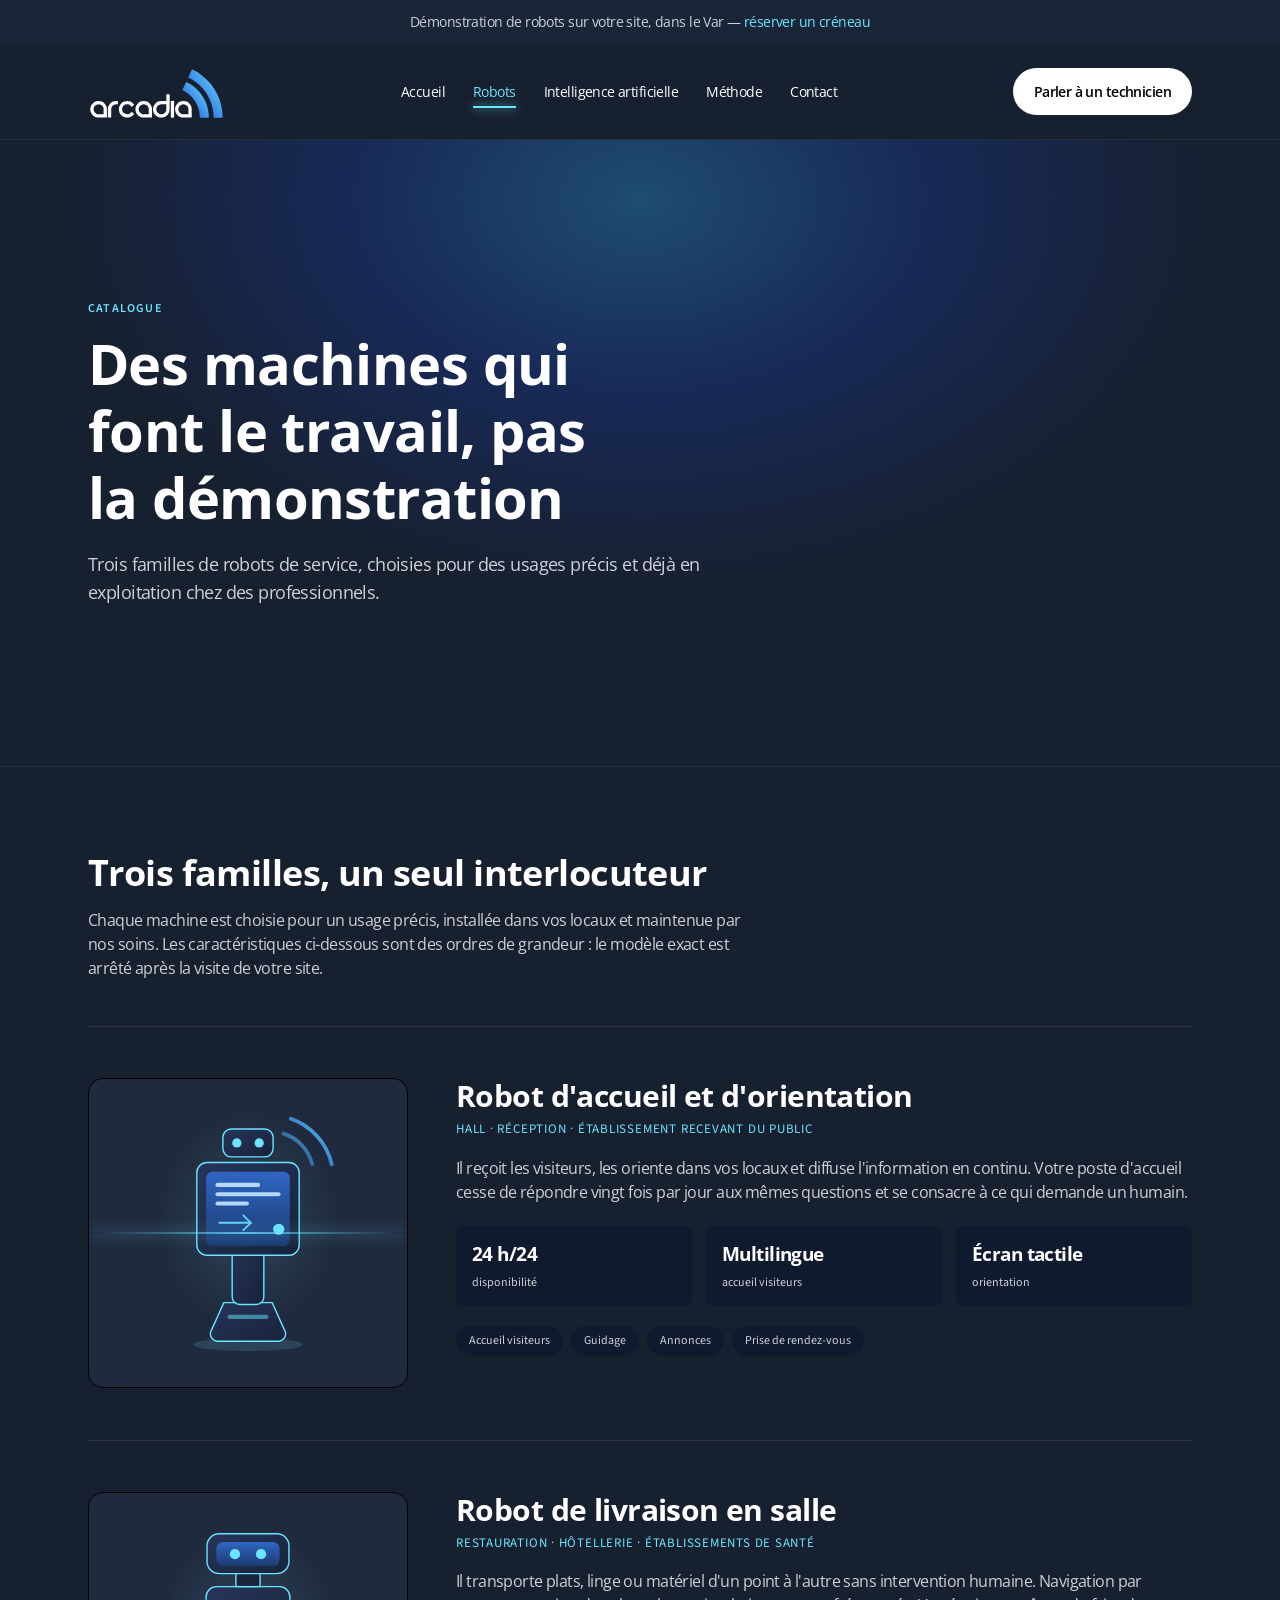
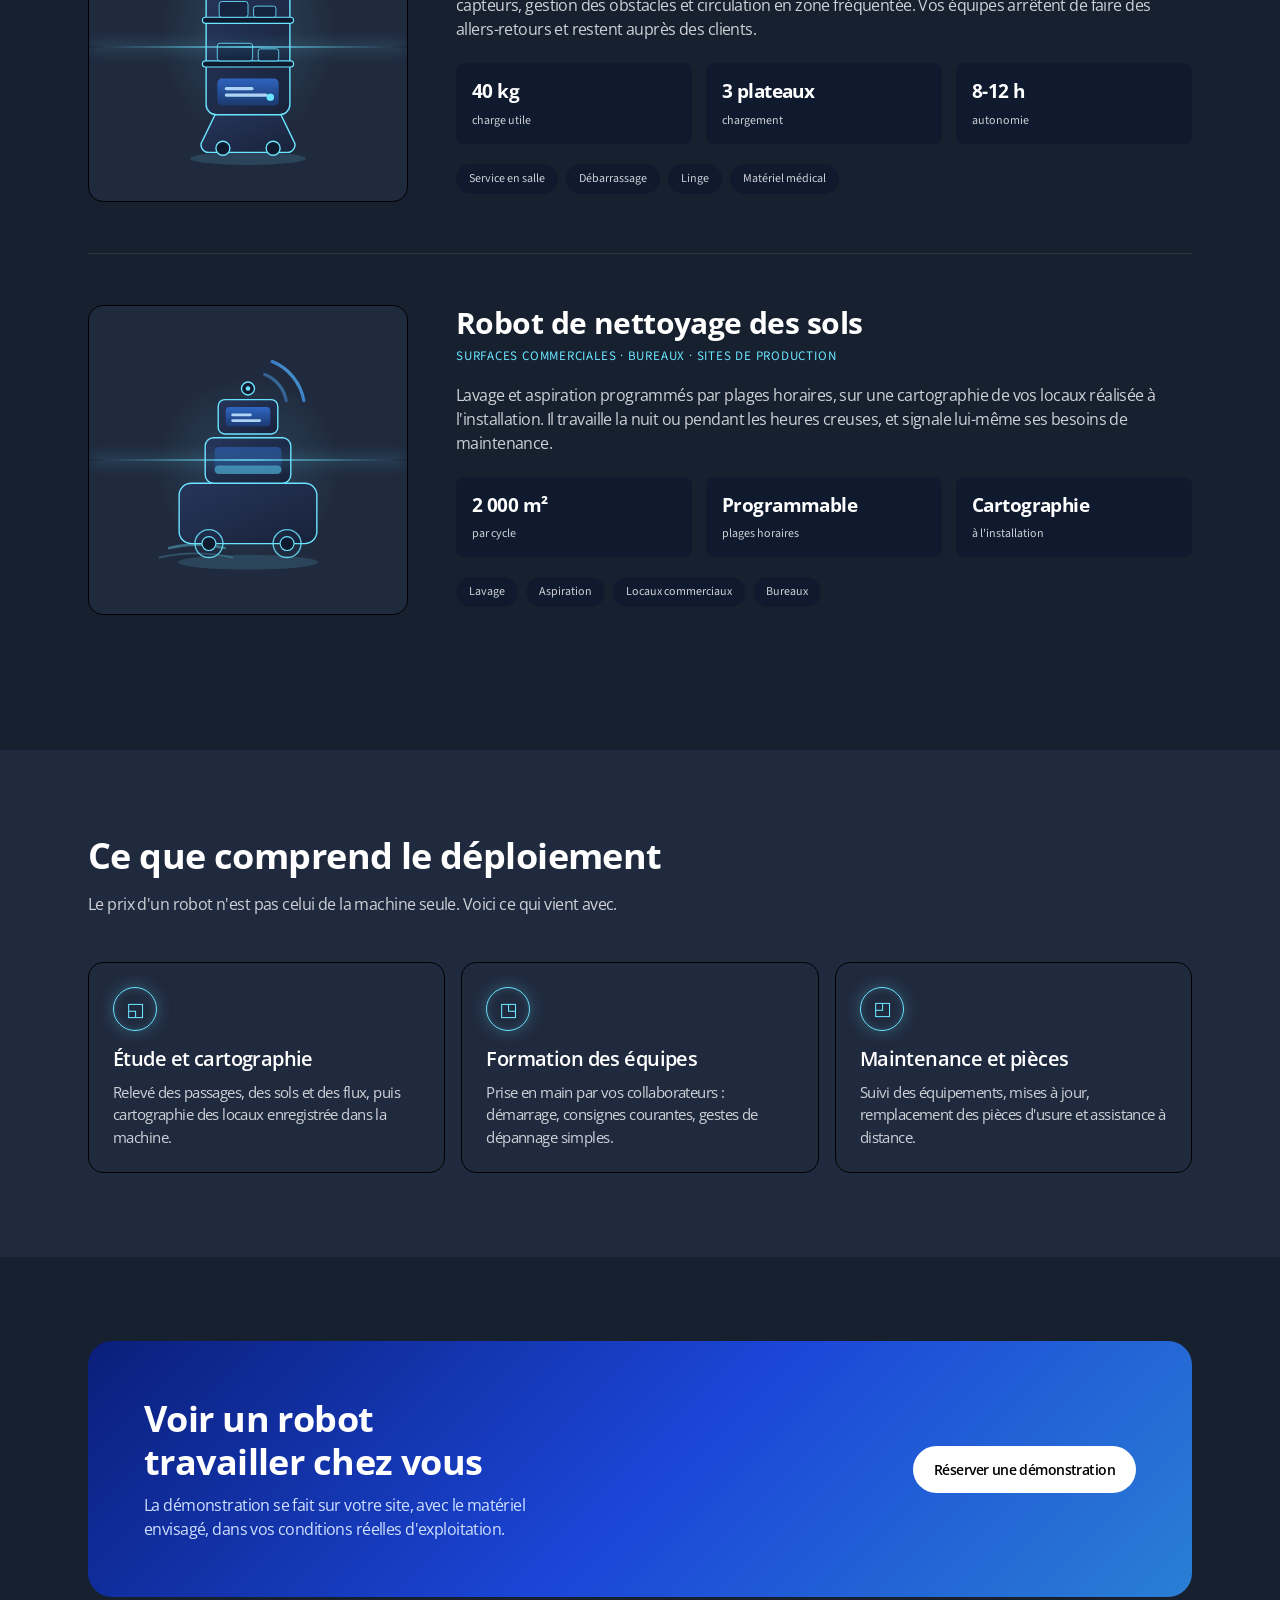
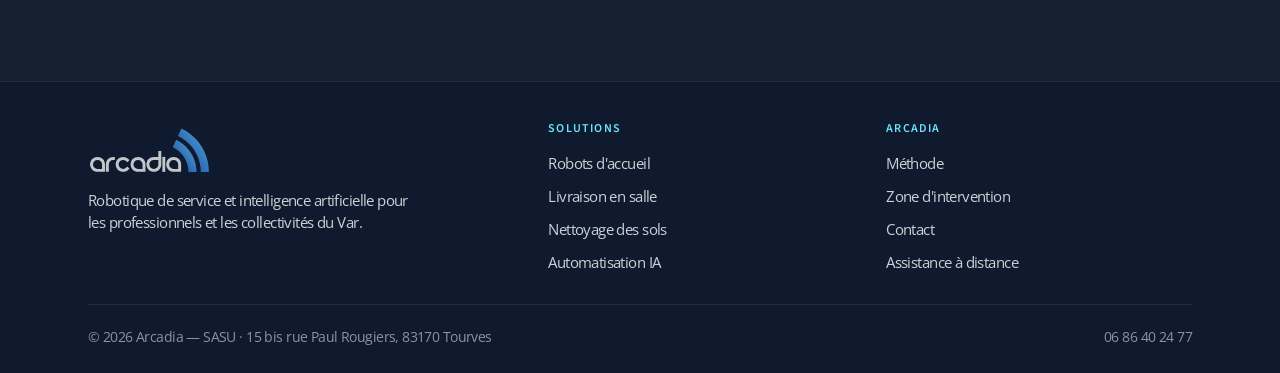
<file: robots.html>
<!DOCTYPE html>
<html lang="fr">
<head>
<meta charset="UTF-8">
<meta name="viewport" content="width=device-width, initial-scale=1.0">
<title>Robots de service — Arcadia</title>
<meta name="description" content="Robots d'accueil, de livraison en salle et de nettoyage des sols, déployés et maintenus par Arcadia dans le Var.">
<link rel="icon" href="favicon.ico" sizes="any">
<link rel="preconnect" href="https://fonts.googleapis.com">
<link rel="preconnect" href="https://fonts.gstatic.com" crossorigin>
<link rel="stylesheet" href="https://fonts.googleapis.com/css2?family=Open+Sans:wght@400;600;700&family=Source+Sans+3:wght@400;600&display=swap">
<link rel="stylesheet" href="arcadia.css">
</head>
<body>

<div class="topbar">
  <div class="wrap"><p>Démonstration de robots sur votre site, dans le Var — <a href="contact.html">réserver un créneau</a></p></div>
</div>

<header class="nav">
  <div class="wrap">
    <a href="index.html" aria-label="Arcadia — accueil"><img class="logo" src="logo-arcadia.svg" alt="Arcadia"></a>
    <nav class="links">
      <a href="index.html">Accueil</a>
      <a href="robots.html" aria-current="page">Robots</a>
      <a href="ia.html">Intelligence artificielle</a>
      <a href="methode.html">Méthode</a>
      <a href="contact.html">Contact</a>
    </nav>
    <a class="btn btn-solid" href="contact.html">Parler à un technicien</a>
  </div>
</header>

<section class="pagehead">
  <div class="wrap">
    <p class="micro">Catalogue</p>
    <h1 class="t-head-lg">Des machines qui font le travail, pas la démonstration</h1>
    <p class="lede">Trois familles de robots de service, choisies pour des usages précis et déjà en exploitation chez des professionnels.</p>
  </div>
</section>

<section>
  <div class="wrap">
    <div class="head">
      <h2 class="t-head">Trois familles, un seul interlocuteur</h2>
      <p>Chaque machine est choisie pour un usage précis, installée dans vos locaux et maintenue par nos soins. Les caractéristiques ci-dessous sont des ordres de grandeur : le modèle exact est arrêté après la visite de votre site.</p>
    </div>
    <article class="fiche" data-reveal="0">
      <div class="illus"><img src="img/robot-accueil.svg" alt="Robot d'accueil à écran d'orientation"></div>
      <div>
        <h3>Robot d'accueil et d'orientation</h3>
        <p class="sous">Hall · Réception · Établissement recevant du public</p>
        <p>Il reçoit les visiteurs, les oriente dans vos locaux et diffuse l'information en continu. Votre poste d'accueil cesse de répondre vingt fois par jour aux mêmes questions et se consacre à ce qui demande un humain.</p>
        <div class="specs">
        <div class="spec"><b>24 h/24</b><span>disponibilité</span></div>
        <div class="spec"><b>Multilingue</b><span>accueil visiteurs</span></div>
        <div class="spec"><b>Écran tactile</b><span>orientation</span></div>
        </div>
        <div class="usages">
        <span class="chip">Accueil visiteurs</span>
        <span class="chip">Guidage</span>
        <span class="chip">Annonces</span>
        <span class="chip">Prise de rendez-vous</span>
        </div>
      </div>
    </article>
    <article class="fiche" data-reveal="90">
      <div class="illus"><img src="img/robot-livraison.svg" alt="Robot de livraison en salle à plateaux"></div>
      <div>
        <h3>Robot de livraison en salle</h3>
        <p class="sous">Restauration · Hôtellerie · Établissements de santé</p>
        <p>Il transporte plats, linge ou matériel d'un point à l'autre sans intervention humaine. Navigation par capteurs, gestion des obstacles et circulation en zone fréquentée. Vos équipes arrêtent de faire des allers-retours et restent auprès des clients.</p>
        <div class="specs">
        <div class="spec"><b>40 kg</b><span>charge utile</span></div>
        <div class="spec"><b>3 plateaux</b><span>chargement</span></div>
        <div class="spec"><b>8-12 h</b><span>autonomie</span></div>
        </div>
        <div class="usages">
        <span class="chip">Service en salle</span>
        <span class="chip">Débarrassage</span>
        <span class="chip">Linge</span>
        <span class="chip">Matériel médical</span>
        </div>
      </div>
    </article>
    <article class="fiche" data-reveal="180">
      <div class="illus"><img src="img/robot-nettoyage.svg" alt="Robot de nettoyage des sols"></div>
      <div>
        <h3>Robot de nettoyage des sols</h3>
        <p class="sous">Surfaces commerciales · Bureaux · Sites de production</p>
        <p>Lavage et aspiration programmés par plages horaires, sur une cartographie de vos locaux réalisée à l'installation. Il travaille la nuit ou pendant les heures creuses, et signale lui-même ses besoins de maintenance.</p>
        <div class="specs">
        <div class="spec"><b>2 000 m²</b><span>par cycle</span></div>
        <div class="spec"><b>Programmable</b><span>plages horaires</span></div>
        <div class="spec"><b>Cartographie</b><span>à l'installation</span></div>
        </div>
        <div class="usages">
        <span class="chip">Lavage</span>
        <span class="chip">Aspiration</span>
        <span class="chip">Locaux commerciaux</span>
        <span class="chip">Bureaux</span>
        </div>
      </div>
    </article>
  </div>
</section>

<section class="band-tide">
  <div class="wrap">
    <div class="head">
      <h2 class="t-head">Ce que comprend le déploiement</h2>
      <p>Le prix d'un robot n'est pas celui de la machine seule. Voici ce qui vient avec.</p>
    </div>
    <div class="grid-3">
      <div class="card" data-reveal="0">
        <div class="mark">◱</div>
        <h3 style="margin-top:16px;">Étude et cartographie</h3>
        <p>Relevé des passages, des sols et des flux, puis cartographie des locaux enregistrée dans la machine.</p>
      </div>
      <div class="card" data-reveal="90">
        <div class="mark">◳</div>
        <h3 style="margin-top:16px;">Formation des équipes</h3>
        <p>Prise en main par vos collaborateurs : démarrage, consignes courantes, gestes de dépannage simples.</p>
      </div>
      <div class="card" data-reveal="180">
        <div class="mark">◰</div>
        <h3 style="margin-top:16px;">Maintenance et pièces</h3>
        <p>Suivi des équipements, mises à jour, remplacement des pièces d'usure et assistance à distance.</p>
      </div>
    </div>
  </div>
</section>

<section>
  <div class="wrap">
    <div class="cta">
      <div>
        <h2 class="t-head">Voir un robot travailler chez vous</h2>
        <p>La démonstration se fait sur votre site, avec le matériel envisagé, dans vos conditions réelles d'exploitation.</p>
      </div>
      <a class="btn btn-solid" href="contact.html">Réserver une démonstration</a>
    </div>
  </div>
</section>

<footer>
  <div class="wrap">
    <div class="foot-grid">
      <div>
        <img class="logo-pied" src="logo-arcadia.svg" alt="Arcadia">
        <p>Robotique de service et intelligence artificielle pour les professionnels et les collectivités du Var.</p>
      </div>
      <div class="foot-col">
        <h4>Solutions</h4>
        <ul>
          <li><a href="robots.html">Robots d'accueil</a></li>
          <li><a href="robots.html">Livraison en salle</a></li>
          <li><a href="robots.html">Nettoyage des sols</a></li>
          <li><a href="ia.html">Automatisation IA</a></li>
        </ul>
      </div>
      <div class="foot-col">
        <h4>Arcadia</h4>
        <ul>
          <li><a href="methode.html">Méthode</a></li>
          <li><a href="methode.html#zone">Zone d'intervention</a></li>
          <li><a href="contact.html">Contact</a></li>
          <li><a href="https://www.arcadiainfo.com">Assistance à distance</a></li>
        </ul>
      </div>
    </div>
    <div class="foot-bas">
      <span>© 2026 Arcadia — SASU · 15 bis rue Paul Rougiers, 83170 Tourves</span>
      <span><a href="tel:+33686402477">06 86 40 24 77</a></span>
    </div>
  </div>
</footer>

<script src="arcadia.js"></script>
</body>
</html>
</file>
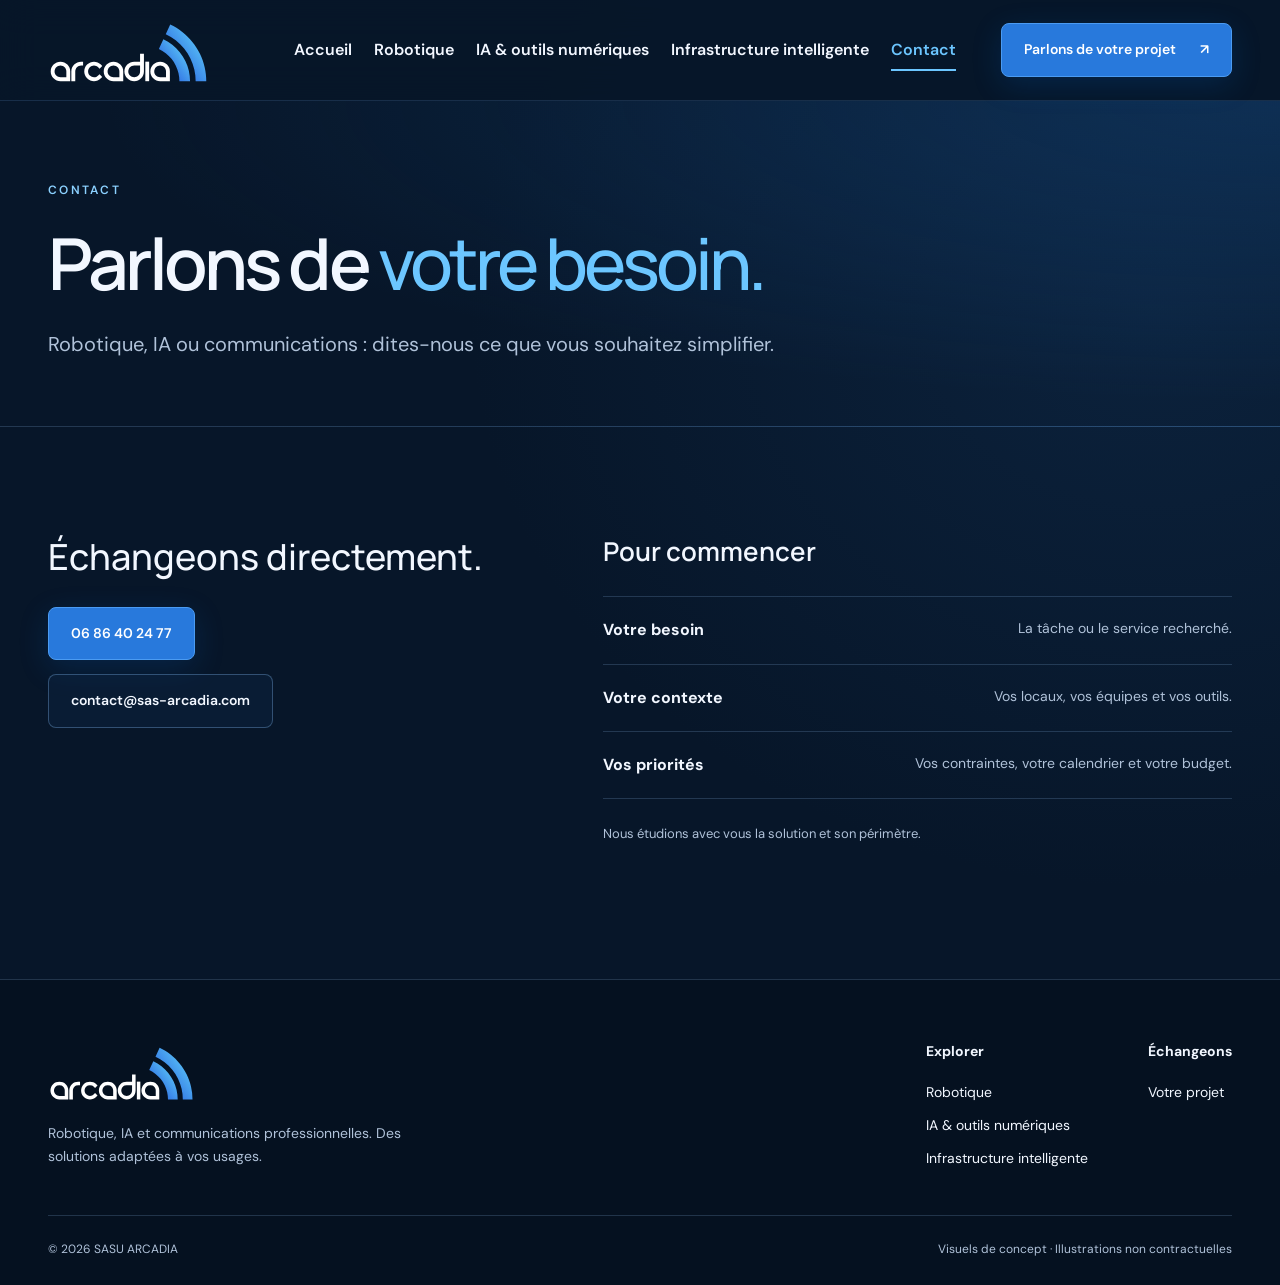
<file: Arcadia.service/contact.html>
<!doctype html><html lang="fr"><head><meta charset="utf-8"><meta name="viewport" content="width=device-width,initial-scale=1"><title>Contact — Arcadia</title><meta name="description" content="Préparez votre projet avec Arcadia."><meta name="theme-color" content="#071629"><link rel="icon" href="favicon.ico"><link rel="stylesheet" href="design.css"><link rel="stylesheet" href="navy.css"><script src="design.js" defer></script></head><body class="services contact-story"><a class="skip" href="#contenu">Aller au contenu</a><div class="scroll-progress"></div><header class="header"><div class="wrap nav"><a class="brand" href="index.html" aria-label="Arcadia — accueil"><img class="brand-logo" src="logo-arcadia.svg" alt="Arcadia"></a><nav class="navlinks" id="navigation" aria-label="Navigation principale"><a href="index.html">Accueil</a><a href="robots.html">Robotique</a><a href="ia.html">IA &amp; outils numériques</a><a href="infrastructure-intelligente.html">Infrastructure intelligente</a><a href="contact.html" aria-current="page">Contact</a></nav><a class="btn" href="contact.html">Parlons de votre projet <span aria-hidden="true">↗</span></a><button class="menu" aria-controls="navigation" aria-expanded="false">Menu</button></div></header><main id="contenu"><section class="page-intro"><div class="wrap"><p class="eyebrow">Contact</p><h1>Parlons de <span class="serif accent">votre besoin.</span></h1><p class="lede">Robotique, IA ou communications : dites-nous ce que vous souhaitez simplifier.</p></div></section><section class="section"><div class="wrap contact-grid"><div><h2>Échangeons directement.</h2><div class="actions"><a class="btn" href="tel:+33686402477">06 86 40 24 77</a><a class="btn outline" href="mailto:contact@sas-arcadia.com">contact@sas-arcadia.com</a></div></div><div><h3>Pour commencer</h3><ul class="line-list"><li><b>Votre besoin</b><span>La tâche ou le service recherché.</span></li><li><b>Votre contexte</b><span>Vos locaux, vos équipes et vos outils.</span></li><li><b>Vos priorités</b><span>Vos contraintes, votre calendrier et votre budget.</span></li></ul><p class="form-note">Nous étudions avec vous la solution et son périmètre.</p></div></div></section></main><footer class="footer"><div class="wrap"><div class="footer-top"><div><a class="brand" href="index.html" aria-label="Arcadia — accueil"><img class="brand-logo" src="logo-arcadia.svg" alt="Arcadia"></a><p>Robotique, IA et communications professionnelles. Des solutions adaptées à vos usages.</p></div><div class="footer-links"><div><b>Explorer</b><a href="robots.html">Robotique</a><a href="ia.html">IA &amp; outils numériques</a><a href="infrastructure-intelligente.html">Infrastructure intelligente</a></div><div><b>Échangeons</b><a href="contact.html">Votre projet</a></div></div></div><div class="footer-bottom"><span>© 2026 SASU ARCADIA</span><span>Visuels de concept · Illustrations non contractuelles</span></div></div></footer></body></html>
</file>
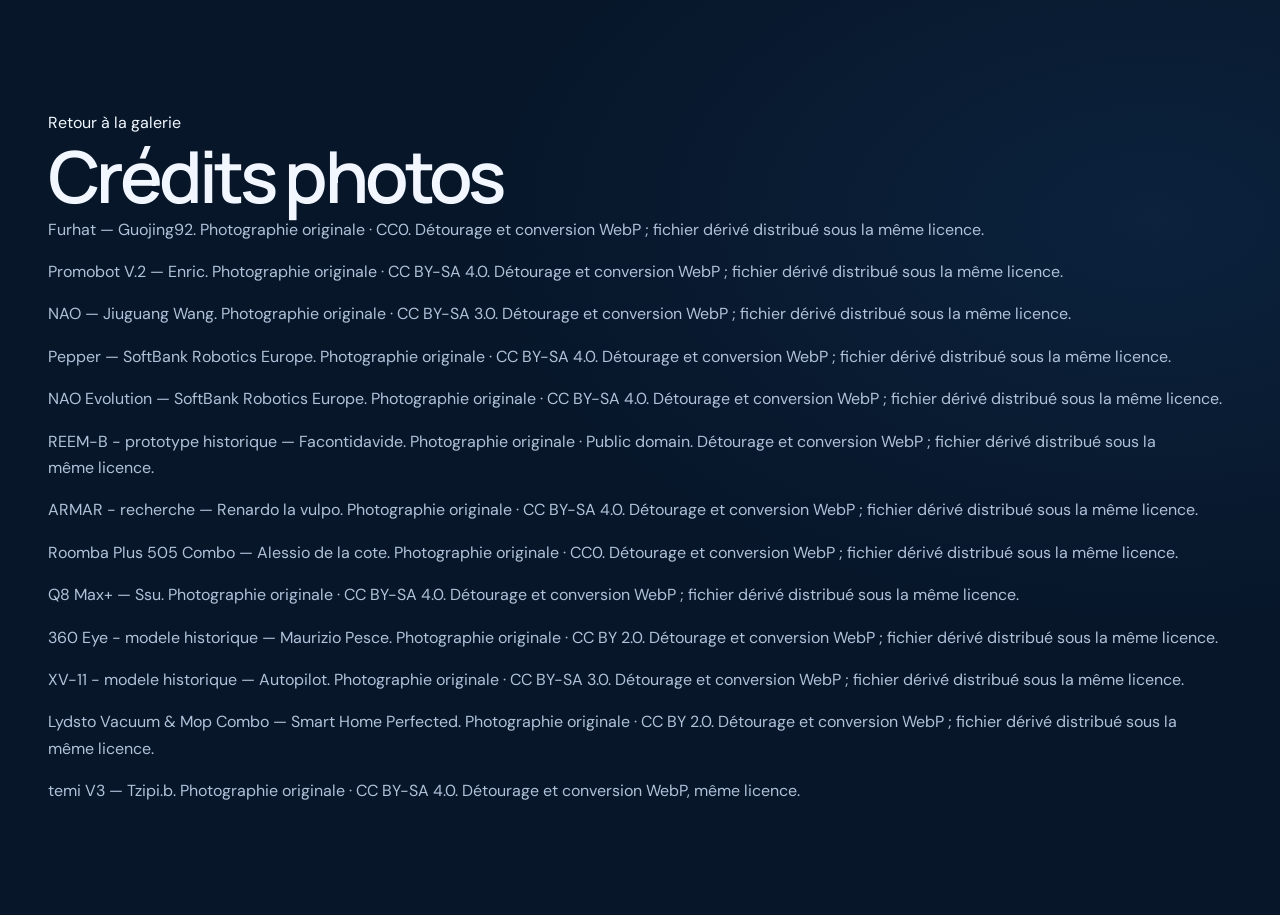
<file: Arcadia.service/credits-photos.html>
<!doctype html><html lang="fr"><head><meta charset="utf-8"><meta name="viewport" content="width=device-width,initial-scale=1"><title>Crédits photos — Arcadia</title><link rel="stylesheet" href="design.css"><link rel="stylesheet" href="navy.css"></head><body class="services"><main class="wrap section"><a href="robots.html">Retour à la galerie</a><h1>Crédits photos</h1><p>Furhat — Guojing92. <a href="https://commons.wikimedia.org/wiki/File:The_Talking_Furhat_Robot.jpg">Photographie originale</a> · <a href="https://creativecommons.org/publicdomain/zero/1.0/">CC0</a>. Détourage et conversion WebP ; fichier dérivé distribué sous la même licence.</p><p>Promobot V.2 — Enric. <a href="https://commons.wikimedia.org/wiki/File:226_MNACTEC_(Terrassa),_exposici%C3%B3_temporal_Robots,_Promobot_V.2_(2015).jpg">Photographie originale</a> · <a href="https://creativecommons.org/licenses/by-sa/4.0/">CC BY-SA 4.0</a>. Détourage et conversion WebP ; fichier dérivé distribué sous la même licence.</p><p>NAO — Jiuguang Wang. <a href="https://commons.wikimedia.org/wiki/File:Nao_robot.jpg">Photographie originale</a> · <a href="https://creativecommons.org/licenses/by-sa/3.0/">CC BY-SA 3.0</a>. Détourage et conversion WebP ; fichier dérivé distribué sous la même licence.</p><p>Pepper — SoftBank Robotics Europe. <a href="https://commons.wikimedia.org/wiki/File:Pepper_the_Robot.jpg">Photographie originale</a> · <a href="https://creativecommons.org/licenses/by-sa/4.0/">CC BY-SA 4.0</a>. Détourage et conversion WebP ; fichier dérivé distribué sous la même licence.</p><p>NAO Evolution — SoftBank Robotics Europe. <a href="https://commons.wikimedia.org/wiki/File:NAO_Evolution_.jpg">Photographie originale</a> · <a href="https://creativecommons.org/licenses/by-sa/4.0/">CC BY-SA 4.0</a>. Détourage et conversion WebP ; fichier dérivé distribué sous la même licence.</p><p>REEM-B - prototype historique — Facontidavide. <a href="https://commons.wikimedia.org/wiki/File:REEM-B_humanoid_robot.jpg">Photographie originale</a> · <a href="https://creativecommons.org/publicdomain/mark/1.0/">Public domain</a>. Détourage et conversion WebP ; fichier dérivé distribué sous la même licence.</p><p>ARMAR - recherche — Renardo la vulpo. <a href="https://commons.wikimedia.org/wiki/File:M%C3%BCnchen,_Roboter_Armar_im_Deutschen_Museum,_4.jpeg">Photographie originale</a> · <a href="https://creativecommons.org/licenses/by-sa/4.0/">CC BY-SA 4.0</a>. Détourage et conversion WebP ; fichier dérivé distribué sous la même licence.</p><p>Roomba Plus 505 Combo — Alessio de la cote. <a href="https://commons.wikimedia.org/wiki/File:Roomba_Plus_505_Combo.jpg">Photographie originale</a> · <a href="https://creativecommons.org/publicdomain/zero/1.0/">CC0</a>. Détourage et conversion WebP ; fichier dérivé distribué sous la même licence.</p><p>Q8 Max+ — Ssu. <a href="https://commons.wikimedia.org/wiki/File:Roborock_Q8_Max_plus_robotst%C3%B8vsuger.jpg">Photographie originale</a> · <a href="https://creativecommons.org/licenses/by-sa/4.0/">CC BY-SA 4.0</a>. Détourage et conversion WebP ; fichier dérivé distribué sous la même licence.</p><p>360 Eye - modele historique — Maurizio Pesce. <a href="https://commons.wikimedia.org/wiki/File:Dyson_360_Eye_(15060696919).jpg">Photographie originale</a> · <a href="https://creativecommons.org/licenses/by/2.0/">CC BY 2.0</a>. Détourage et conversion WebP ; fichier dérivé distribué sous la même licence.</p><p>XV-11 - modele historique — Autopilot. <a href="https://commons.wikimedia.org/wiki/File:Neato_XV-11.jpg">Photographie originale</a> · <a href="https://creativecommons.org/licenses/by-sa/3.0/">CC BY-SA 3.0</a>. Détourage et conversion WebP ; fichier dérivé distribué sous la même licence.</p><p>Lydsto Vacuum & Mop Combo — Smart Home Perfected. <a href="https://commons.wikimedia.org/wiki/File:Robot_Vacuum_%26_Mop_Combo_by_Xiaomi_Lydsto_with_Self_Emptying_Dock_and_LIDAR_Radar_Navigation_(51262170433).jpg">Photographie originale</a> · <a href="https://creativecommons.org/licenses/by/2.0/">CC BY 2.0</a>. Détourage et conversion WebP ; fichier dérivé distribué sous la même licence.</p><p>temi V3 — Tzipi.b. <a href="https://commons.wikimedia.org/wiki/File:Robot_temi_v3_with_smiling_faces_221122.jpg">Photographie originale</a> · <a href="https://creativecommons.org/licenses/by-sa/4.0/">CC BY-SA 4.0</a>. Détourage et conversion WebP, même licence.</p></main></body></html>
</file>
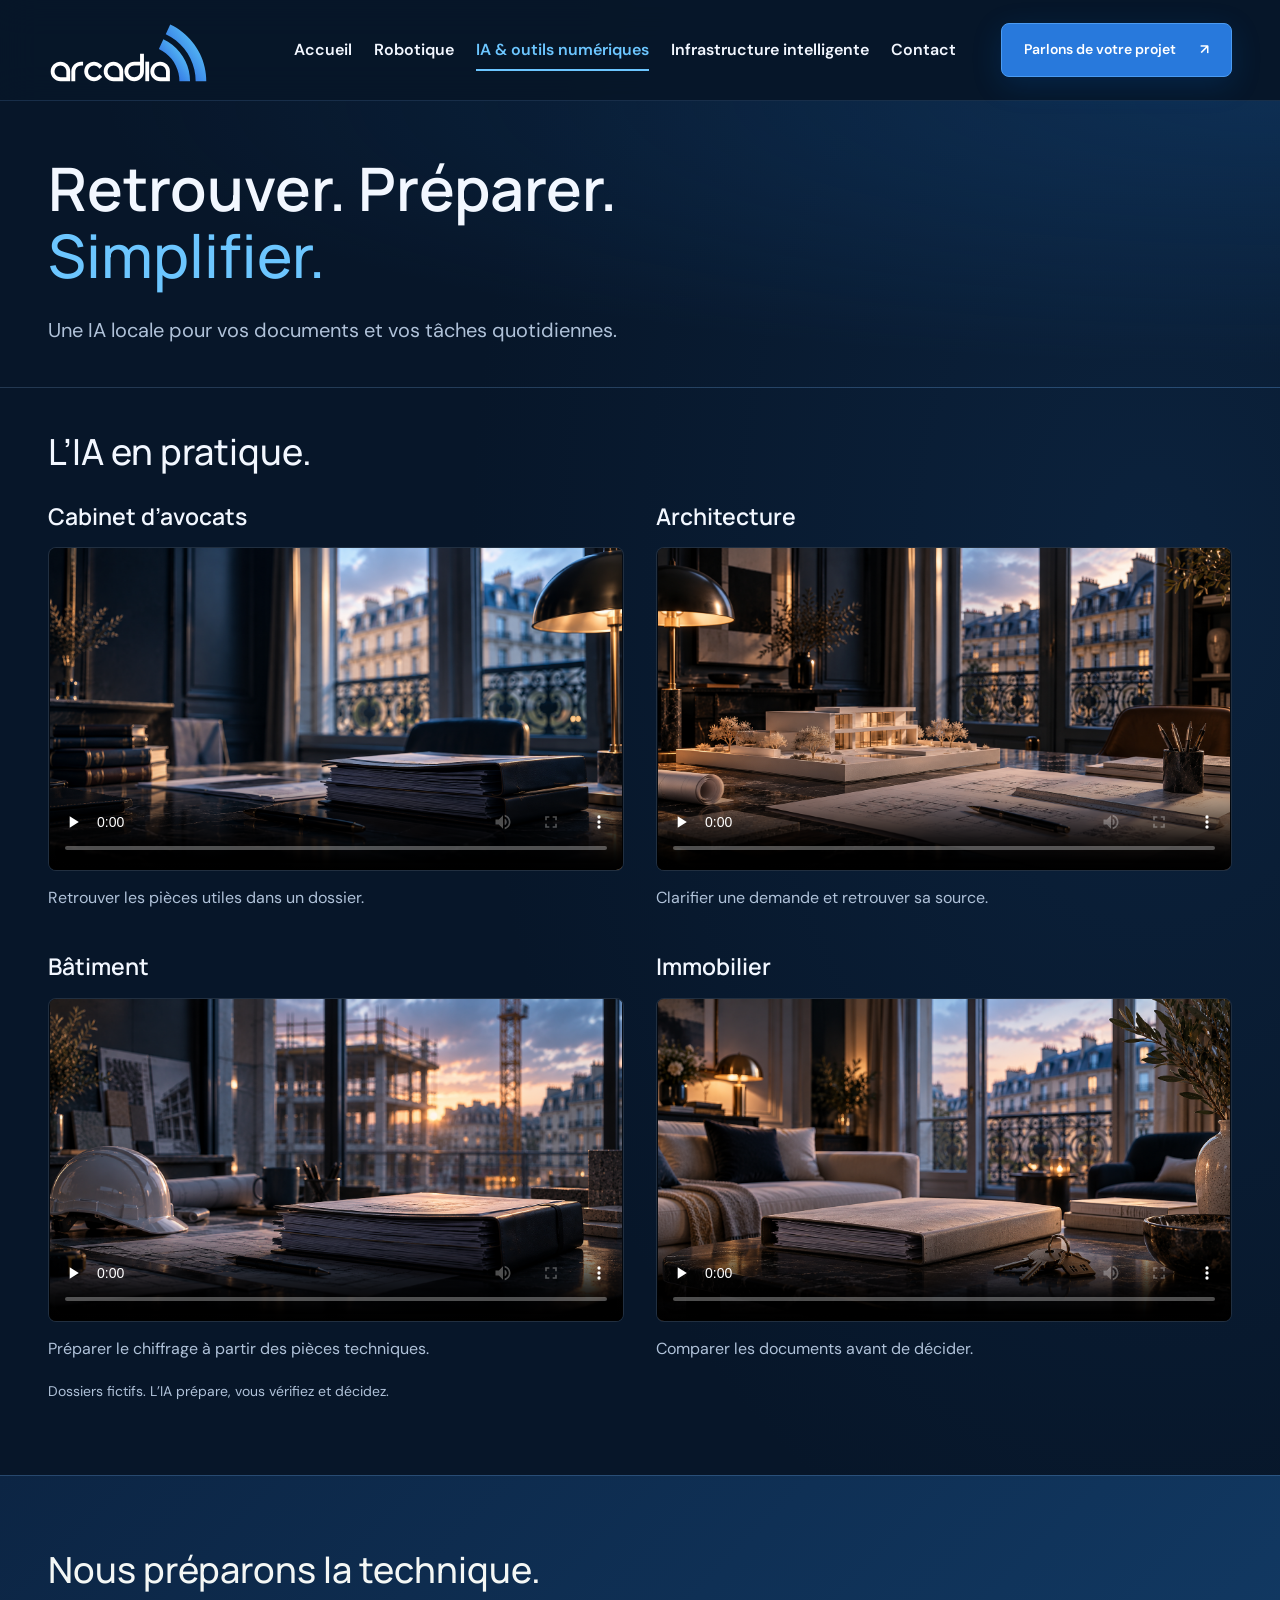
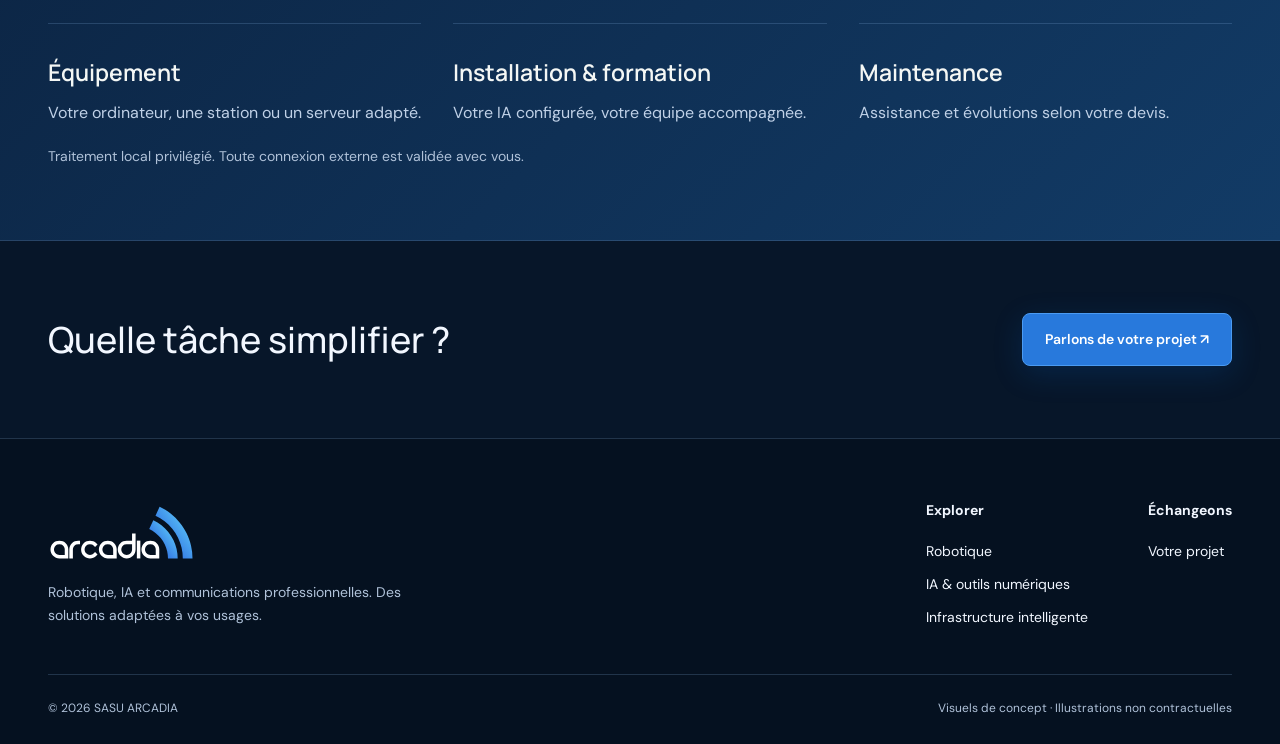
<file: Arcadia.service/ia.html>
<!doctype html><html lang="fr"><head><meta charset="utf-8"><meta name="viewport" content="width=device-width,initial-scale=1"><title>IA &amp; outils numériques — Arcadia</title><meta name="description" content="IA locale, recherche documentaire, OCR et automatisation : équipement, installation, formation et maintenance pour votre entreprise."><meta name="theme-color" content="#071629"><link rel="icon" href="favicon.ico"><link rel="stylesheet" href="design.css"><link rel="stylesheet" href="navy.css"><script src="design.js" defer></script></head><body class="services automation-page"><a class="skip" href="#contenu">Aller au contenu</a><div class="scroll-progress"></div><header class="header"><div class="wrap nav"><a class="brand" href="index.html" aria-label="Arcadia — accueil"><img class="brand-logo" src="logo-arcadia.svg" alt="Arcadia"></a><nav class="navlinks" id="navigation" aria-label="Navigation principale"><a href="index.html">Accueil</a><a href="robots.html">Robotique</a><a href="ia.html" aria-current="page">IA &amp; outils numériques</a><a href="infrastructure-intelligente.html">Infrastructure intelligente</a><a href="contact.html">Contact</a></nav><a class="btn" href="contact.html">Parlons de votre projet <span aria-hidden="true">↗</span></a><button class="menu" aria-controls="navigation" aria-expanded="false">Menu</button></div></header><main id="contenu"><section class="page-intro"><div class="wrap"><h1>Retrouver. Préparer.<br><span class="serif accent">Simplifier.</span></h1><p class="lede">Une IA locale pour vos documents et vos tâches quotidiennes.</p></div></section><section class="section automation-demos" id="demonstrations"><div class="wrap"><h2>L’IA en pratique.</h2><div class="automation-video-grid"><article data-reveal><h3>Cabinet d’avocats</h3><video controls playsinline preload="none" poster="assets/automatisation/avocats-poster.png" aria-label="Démonstration Cabinet d’avocats, avec voix off française"><source src="assets/automatisation/avocats.mp4" type="video/mp4"><a href="assets/automatisation/avocats.mp4">Lire la vidéo</a></video><p>Retrouver les pièces utiles dans un dossier.</p></article><article data-reveal><h3>Architecture</h3><video controls playsinline preload="none" poster="assets/automatisation/architecture-poster.png" aria-label="Démonstration Architecture, avec voix off française"><source src="assets/automatisation/architecture.mp4" type="video/mp4"><a href="assets/automatisation/architecture.mp4">Lire la vidéo</a></video><p>Clarifier une demande et retrouver sa source.</p></article><article data-reveal><h3>Bâtiment</h3><video controls playsinline preload="none" poster="assets/automatisation/batiment-poster.png" aria-label="Démonstration Bâtiment, avec voix off française"><source src="assets/automatisation/batiment.mp4" type="video/mp4"><a href="assets/automatisation/batiment.mp4">Lire la vidéo</a></video><p>Préparer le chiffrage à partir des pièces techniques.</p></article><article data-reveal><h3>Immobilier</h3><video controls playsinline preload="none" poster="assets/automatisation/immobilier-poster.png" aria-label="Démonstration Immobilier, avec voix off française"><source src="assets/automatisation/immobilier.mp4" type="video/mp4"><a href="assets/automatisation/immobilier.mp4">Lire la vidéo</a></video><p>Comparer les documents avant de décider.</p></article></div><p class="fine-note">Dossiers fictifs. L’IA prépare, vous vérifiez et décidez.</p></div></section><section class="section dark-band"><div class="wrap"><h2>Nous préparons la technique.</h2><div class="editorial-three"><article><h3>Équipement</h3><p>Votre ordinateur, une station ou un serveur adapté.</p></article><article><h3>Installation &amp; formation</h3><p>Votre IA configurée, votre équipe accompagnée.</p></article><article><h3>Maintenance</h3><p>Assistance et évolutions selon votre devis.</p></article></div><p class="fine-note">Traitement local privilégié. Toute connexion externe est validée avec vous.</p></div></section><section class="section"><div class="wrap cta"><h2>Quelle tâche simplifier ?</h2><a class="btn" href="contact.html">Parlons de votre projet ↗</a></div></section></main><footer class="footer"><div class="wrap"><div class="footer-top"><div><a class="brand" href="index.html" aria-label="Arcadia — accueil"><img class="brand-logo" src="logo-arcadia.svg" alt="Arcadia"></a><p>Robotique, IA et communications professionnelles. Des solutions adaptées à vos usages.</p></div><div class="footer-links"><div><b>Explorer</b><a href="robots.html">Robotique</a><a href="ia.html">IA &amp; outils numériques</a><a href="infrastructure-intelligente.html">Infrastructure intelligente</a></div><div><b>Échangeons</b><a href="contact.html">Votre projet</a></div></div></div><div class="footer-bottom"><span>© 2026 SASU ARCADIA</span><span>Visuels de concept · Illustrations non contractuelles</span></div></div></footer></body></html>
</file>
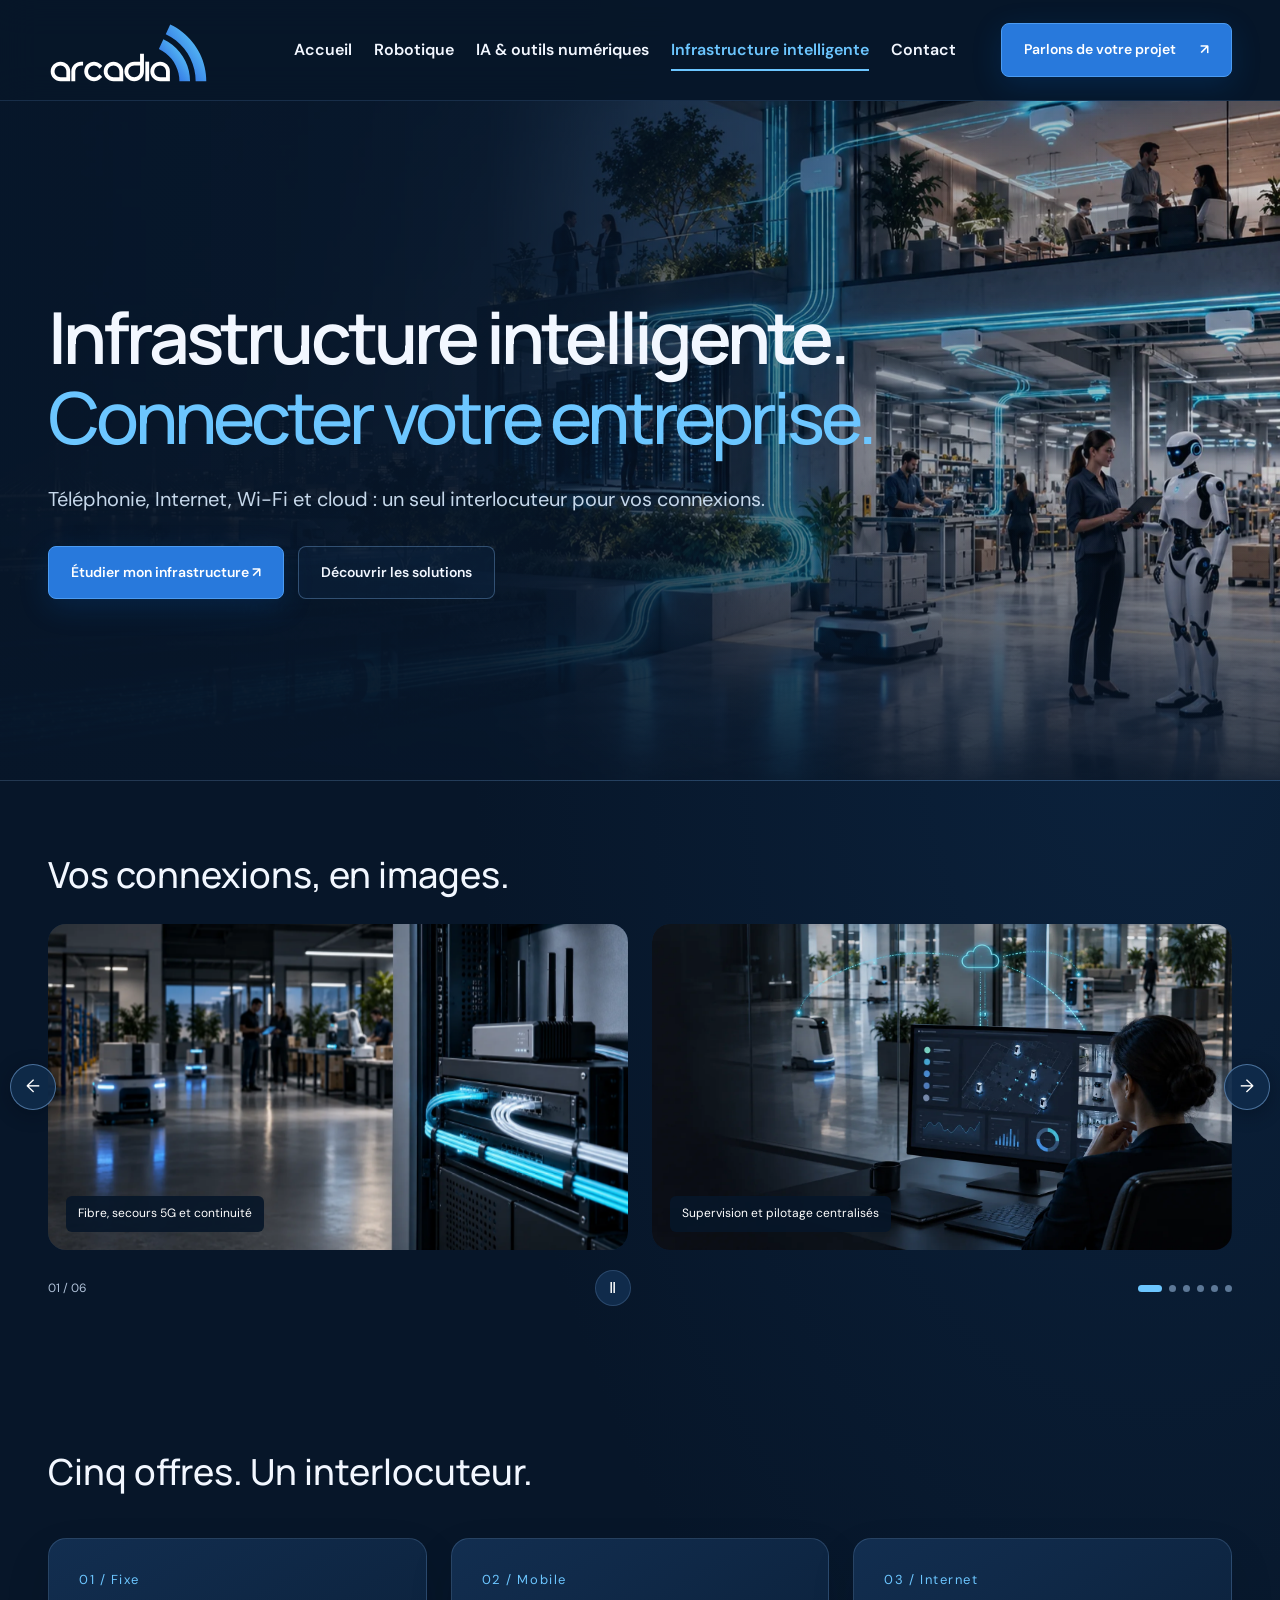
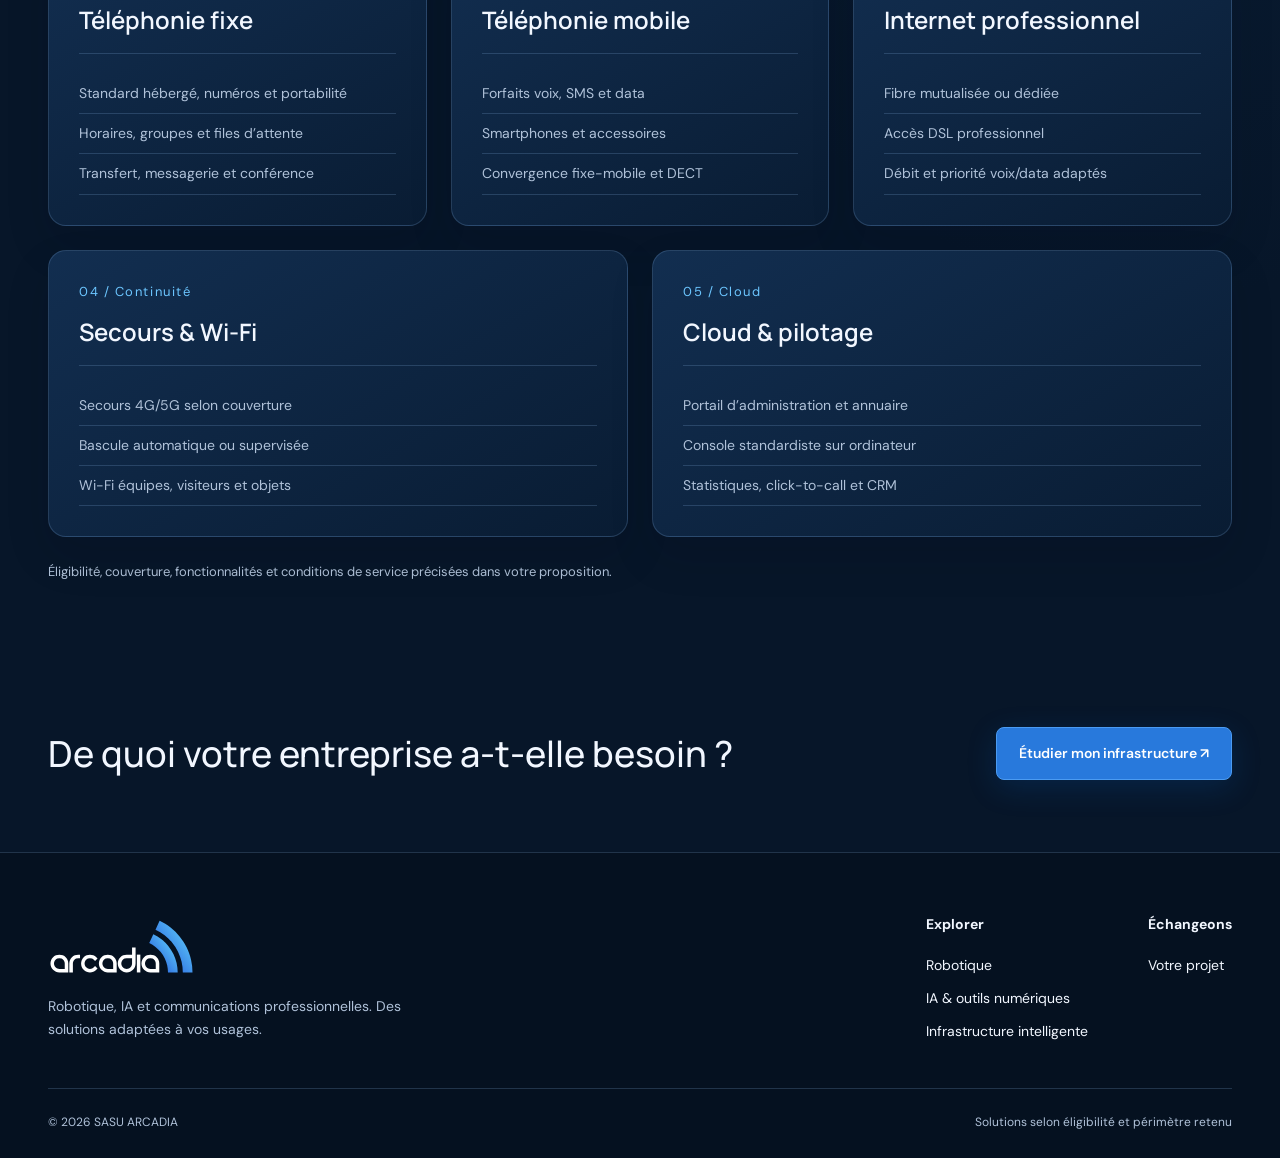
<file: Arcadia.service/infrastructure-intelligente.html>
<!doctype html>
<html lang="fr">
<head>
  <meta charset="utf-8">
  <meta name="viewport" content="width=device-width,initial-scale=1">
  <title>Infrastructure intelligente pour entreprise — Arcadia</title>
  <meta name="description" content="Téléphonie fixe et mobile, Internet professionnel, continuité, Wi-Fi et services cloud : les solutions télécom Arcadia pour TPE et PME.">
  <meta name="theme-color" content="#071629">
  <link rel="icon" href="favicon.ico">
  <link rel="stylesheet" href="design.css">
  <link rel="stylesheet" href="navy.css">
  <script src="design.js" defer></script>
</head>
<body class="services infrastructure-page">
  <a class="skip" href="#contenu">Aller au contenu</a>
  <div class="scroll-progress"></div>
  <header class="header"><div class="wrap nav"><a class="brand" href="index.html" aria-label="Arcadia — accueil"><img class="brand-logo" src="logo-arcadia.svg" alt="Arcadia"></a><nav class="navlinks" id="navigation" aria-label="Navigation principale"><a href="index.html">Accueil</a><a href="robots.html">Robotique</a><a href="ia.html">IA &amp; outils numériques</a><a href="infrastructure-intelligente.html" aria-current="page">Infrastructure intelligente</a><a href="contact.html">Contact</a></nav><a class="btn" href="contact.html">Parlons de votre projet <span aria-hidden="true">↗</span></a><button class="menu" aria-controls="navigation" aria-expanded="false">Menu</button></div></header>
  <main id="contenu">
<section class="page-intro infra-hero">
      <picture class="infra-hero-media"><img src="assets/infrastructure/hero-systeme-nerveux-robotique.webp" alt="Infrastructure numérique reliant réseau, intelligence artificielle et robotique" width="1599" height="900"></picture>
      <div class="wrap">
        <h1>Infrastructure intelligente.<br><span class="serif accent">Connecter votre entreprise.</span></h1>
        <p class="lede">Téléphonie, Internet, Wi-Fi et cloud : un seul interlocuteur pour vos connexions.</p>
        <div class="actions"><a class="btn" href="contact.html">Étudier mon infrastructure ↗</a><a class="btn outline" href="#solutions">Découvrir les solutions</a></div>
      </div>
    </section>
<section class="section visual-band">
      <div class="wrap infra-carousel" data-infra-carousel aria-label="Solutions d’infrastructure Arcadia">
        <div class="infra-carousel-head"><div><h2>Vos connexions, en images.</h2></div></div>
        <div class="infra-carousel-stage">
          <button class="round infra-side-arrow infra-side-prev" type="button" data-infra-prev aria-label="Image précédente" title="Image précédente">←</button>
        <div class="infra-carousel-viewport">
          <div class="infra-carousel-track">
            <figure class="service-photo infra-slide is-active"><img src="assets/infrastructure/reseau-redondant-fibre-5g-robots.webp" alt="Réseau redondant associant fibre et secours mobile" width="1599" height="900"><figcaption>Fibre, secours 5G et continuité</figcaption></figure>
            <figure class="service-photo infra-slide"><img src="assets/infrastructure/supervision-flotte-robots.webp" alt="Supervision centralisée des équipements et services connectés" width="1599" height="900" loading="lazy"><figcaption>Supervision et pilotage centralisés</figcaption></figure>
            <figure class="service-photo infra-slide"><img src="assets/infrastructure/fibre-puissance-robots-ia.webp" alt="Infrastructure fibre alimentant des services robotisés et intelligents" width="1599" height="900" loading="lazy"><figcaption>Fibre et puissance pour les nouveaux usages</figcaption></figure>
            <figure class="service-photo infra-slide"><img src="assets/infrastructure/wifi-faible-latence-robot-service.webp" alt="Robot de service connecté au réseau Wi-Fi professionnel" width="1599" height="900" loading="lazy"><figcaption>Wi-Fi professionnel à faible latence</figcaption></figure>
            <figure class="service-photo infra-slide"><img src="assets/infrastructure/cloud-edge-infrastructure-hybride.webp" alt="Infrastructure hybride reliant services cloud et équipements locaux" width="1599" height="900" loading="lazy"><figcaption>Cloud et infrastructure locale</figcaption></figure>
            <figure class="service-photo infra-slide"><img src="assets/infrastructure/edge-ia-puissance-calcul-humanoide.webp" alt="Calcul local dédié aux applications d’intelligence artificielle" width="1599" height="900" loading="lazy"><figcaption>Edge IA et puissance de calcul</figcaption></figure>
          </div>
        </div>
          <button class="round infra-side-arrow infra-side-next" type="button" data-infra-next aria-label="Image suivante" title="Image suivante">→</button>
        </div>
        <div class="infra-carousel-status"><span data-infra-count>01 / 06</span><button class="round" type="button" data-infra-pause aria-label="Mettre le carrousel en pause" aria-pressed="false">Ⅱ</button><div class="infra-carousel-dots" aria-hidden="true"><i class="is-active"></i><i></i><i></i><i></i><i></i><i></i></div></div>
      </div>
    </section>
<section class="section" id="solutions"><div class="wrap"><div class="section-head"><h2>Cinq offres. Un interlocuteur.</h2></div><div class="offer-grid"><article class="card offer-card" data-reveal><div class="card-body"><span class="num">01 / Fixe</span><h3>Téléphonie fixe</h3><ul class="offer-list"><li>Standard hébergé, numéros et portabilité</li><li>Horaires, groupes et files d’attente</li><li>Transfert, messagerie et conférence</li></ul></div></article><article class="card offer-card" data-reveal><div class="card-body"><span class="num">02 / Mobile</span><h3>Téléphonie mobile</h3><ul class="offer-list"><li>Forfaits voix, SMS et data</li><li>Smartphones et accessoires</li><li>Convergence fixe-mobile et DECT</li></ul></div></article><article class="card offer-card" data-reveal><div class="card-body"><span class="num">03 / Internet</span><h3>Internet professionnel</h3><ul class="offer-list"><li>Fibre mutualisée ou dédiée</li><li>Accès DSL professionnel</li><li>Débit et priorité voix/data adaptés</li></ul></div></article><article class="card offer-card" data-reveal><div class="card-body"><span class="num">04 / Continuité</span><h3>Secours &amp; Wi-Fi</h3><ul class="offer-list"><li>Secours 4G/5G selon couverture</li><li>Bascule automatique ou supervisée</li><li>Wi-Fi équipes, visiteurs et objets</li></ul></div></article><article class="card offer-card" data-reveal><div class="card-body"><span class="num">05 / Cloud</span><h3>Cloud &amp; pilotage</h3><ul class="offer-list"><li>Portail d’administration et annuaire</li><li>Console standardiste sur ordinateur</li><li>Statistiques, click-to-call et CRM</li></ul></div></article></div><p class="offer-note">Éligibilité, couverture, fonctionnalités et conditions de service précisées dans votre proposition.</p></div></section>
<section class="section"><div class="wrap cta"><h2>De quoi votre entreprise a-t-elle besoin ?</h2><a class="btn" href="contact.html">Étudier mon infrastructure ↗</a></div></section>
</main>
  <footer class="footer"><div class="wrap"><div class="footer-top"><div><a class="brand" href="index.html" aria-label="Arcadia — accueil"><img class="brand-logo" src="logo-arcadia.svg" alt="Arcadia"></a><p>Robotique, IA et communications professionnelles. Des solutions adaptées à vos usages.</p></div><div class="footer-links"><div><b>Explorer</b><a href="robots.html">Robotique</a><a href="ia.html">IA &amp; outils numériques</a><a href="infrastructure-intelligente.html">Infrastructure intelligente</a></div><div><b>Échangeons</b><a href="contact.html">Votre projet</a></div></div></div><div class="footer-bottom"><span>© 2026 SASU ARCADIA</span><span>Solutions selon éligibilité et périmètre retenu</span></div></div></footer>
</body>
</html>
</file>
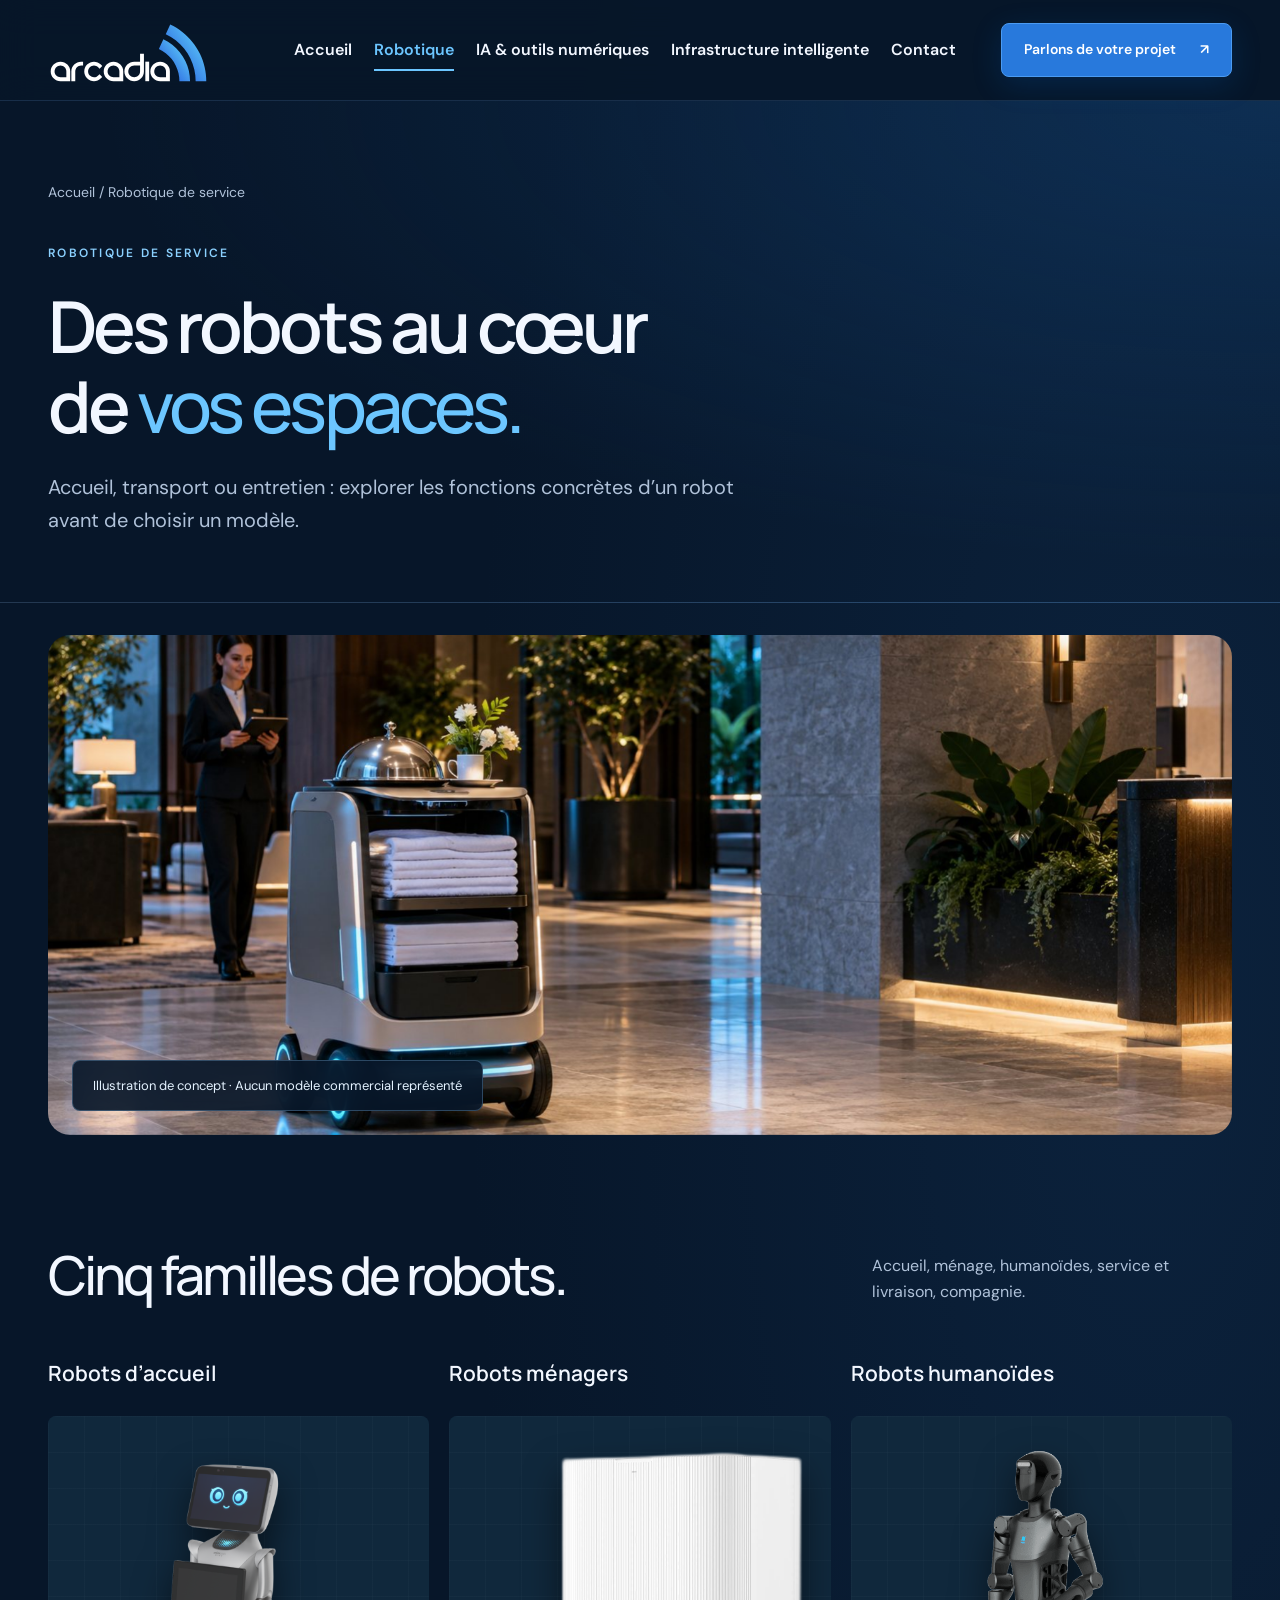
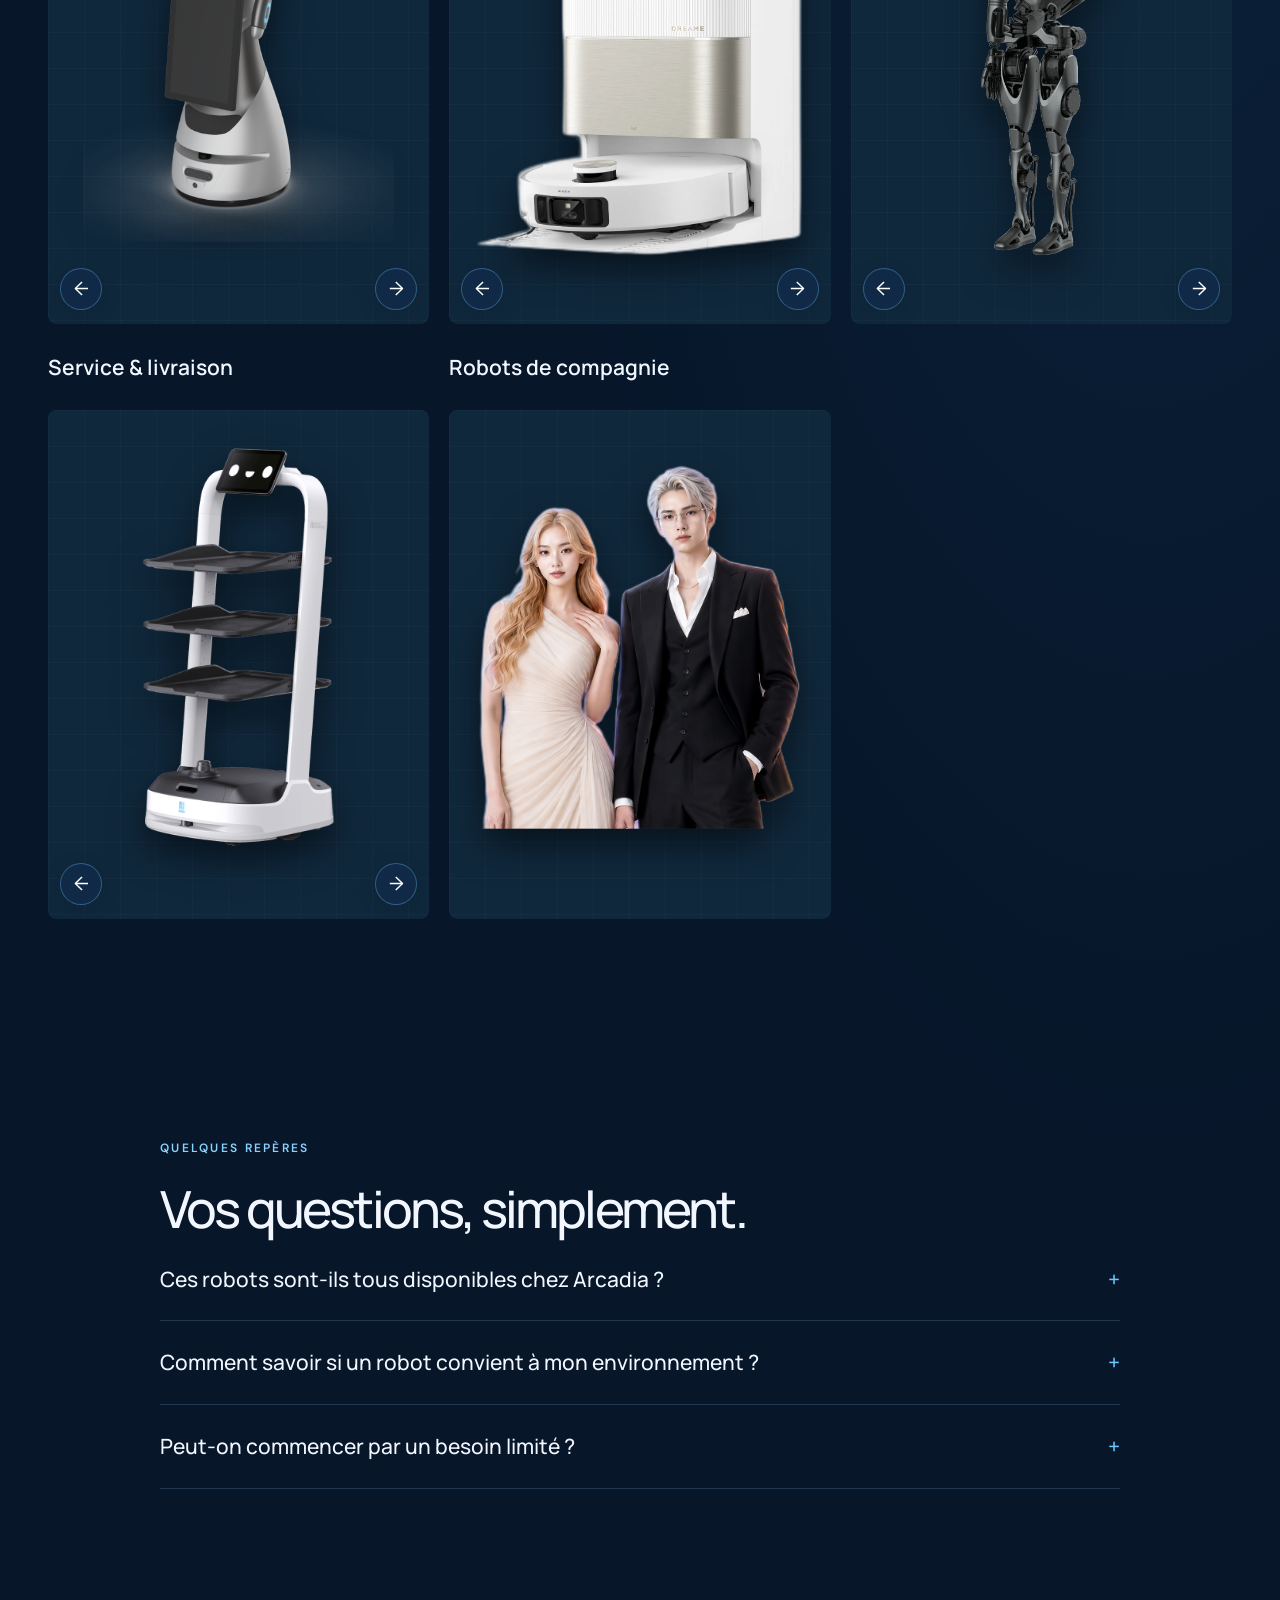
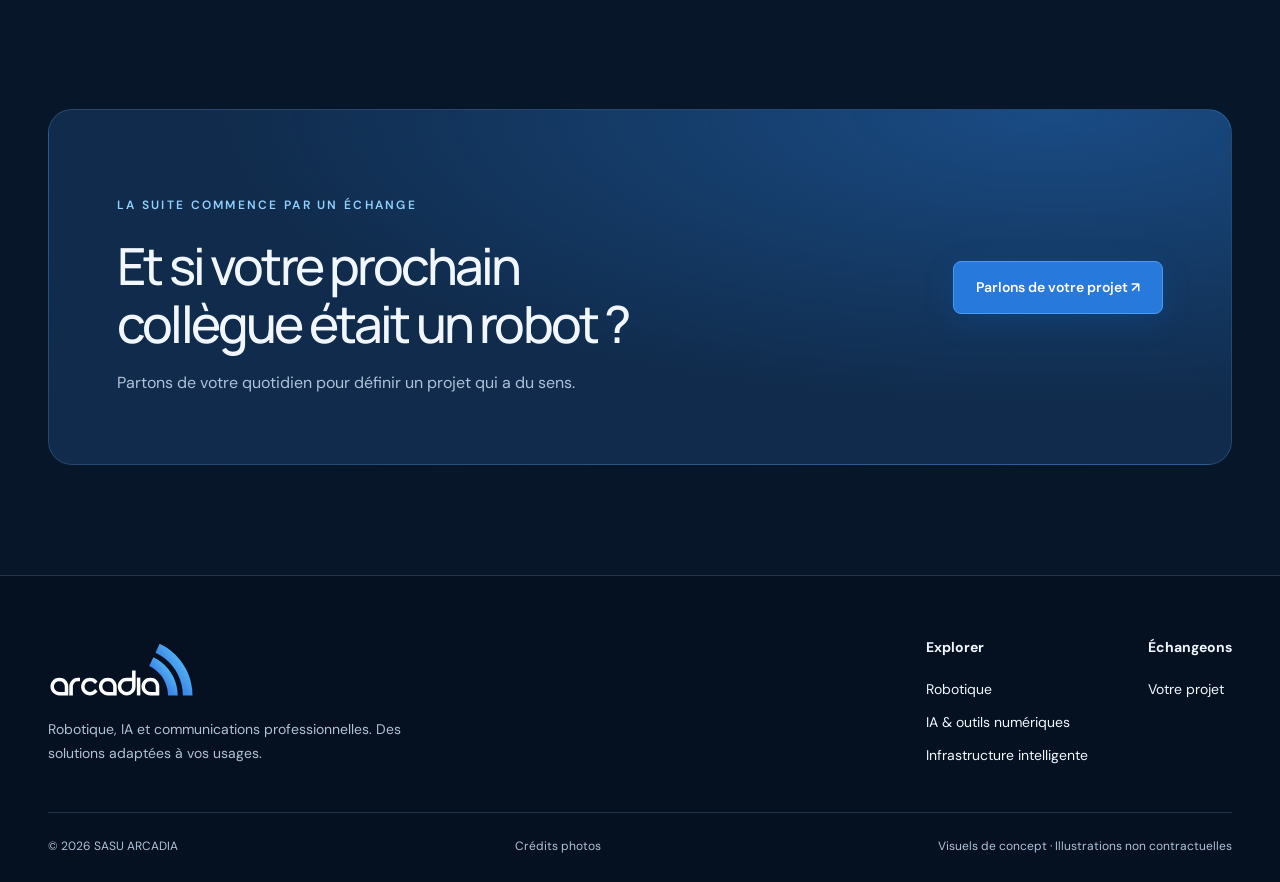
<file: Arcadia.service/robots.html>
<!doctype html>
<html lang="fr">
<head>
<meta charset="utf-8">
<meta name="viewport" content="width=device-width,initial-scale=1">
<title>Robotique de service — Arcadia</title>
<meta name="description" content="Accueil, ménage, humanoïdes, livraison et compagnie : cinq familles pour explorer les usages de la robotique.">
<meta name="theme-color" content="#071629">
<link rel="icon" href="favicon.ico">
<link rel="stylesheet" href="design.css">
<link rel="stylesheet" href="navy.css">
<script src="design.js" defer>
</script>
</head>
<body class="services">
<a class="skip" href="#contenu">Aller au contenu</a>
<div class="scroll-progress">
</div>
<header class="header">
<div class="wrap nav">
<a class="brand" href="index.html" aria-label="Arcadia — accueil">
<img class="brand-logo" src="logo-arcadia.svg" alt="Arcadia">
</a>
<nav class="navlinks" id="navigation" aria-label="Navigation principale">
<a href="index.html">Accueil</a>
<a href="robots.html" aria-current="page">Robotique</a>

<a href="ia.html">IA &amp; outils numériques</a>
<a href="infrastructure-intelligente.html">Infrastructure intelligente</a>
<a href="contact.html">Contact</a>
</nav>
<a class="btn" href="contact.html">Parlons de votre projet <span aria-hidden="true">↗</span>
</a>
<button class="menu" aria-controls="navigation" aria-expanded="false">Menu</button>
</div>
</header>
<main id="contenu">
<section class="page-intro">
<div class="wrap">
<div class="breadcrumb">
<a href="index.html">Accueil</a> / Robotique de service</div>
<p class="eyebrow">Robotique de service</p>
<h1>Des robots au cœur<br>de <span class="serif accent">vos espaces.</span>
</h1>
<p class="lede">Accueil, transport ou entretien : explorer les fonctions concrètes d’un robot avant de choisir un modèle.</p>
</div>
</section>
<div class="wrap">
<div class="wide-media">
<img src="assets/hotel.jpg" alt="Vision conceptuelle de la robotique de service et domestique">
<span class="media-label">Illustration de concept · Aucun modèle commercial représenté</span>
</div>
</div>
<section class="section">
<div class="wrap">
<div class="section-head">
<h2>Cinq familles de robots.</h2>
<p>Accueil, ménage, humanoïdes, service et livraison, compagnie.</p>
</div>
<div class="cards robot-cards visual-robot-gallery robot-families"><article class="card" data-reveal><h3 class="robot-family-title">Robots d’accueil</h3><div class="robot-carousel cutout-carousel" data-robot-carousel aria-label="Robots d’accueil"><div class="robot-slides"><figure class="robot-slide is-active"><img src="assets/robots-detoures/orionstar-greetingbot-ad-008.webp" alt="Robot détouré" loading="lazy"></figure><figure class="robot-slide"><img src="assets/robots-detoures/orionstar-greetingbot-mini-009.webp" alt="Robot détouré" loading="lazy"></figure><figure class="robot-slide"><img src="assets/robots-detoures/orionstar-greetingbot-nova-010.webp" alt="Robot détouré" loading="lazy"></figure><figure class="robot-slide"><img src="assets/robots-detoures/pal-ari.webp" alt="Robot détouré" loading="lazy"></figure><figure class="robot-slide"><img src="assets/robots-detoures/temi-v3.webp" alt="Robot détouré" loading="lazy"></figure><figure class="robot-slide"><img src="assets/robots-detoures/furhat.webp" alt="Robot détouré" loading="lazy"></figure><figure class="robot-slide"><img src="assets/robots-detoures/accueil-cruzr-1s-complet.webp" alt="Robot d’accueil détouré" loading="lazy"></figure><figure class="robot-slide"><img src="assets/robots-detoures/accueil-buddy-studio.webp" alt="Robot d’accueil détouré" loading="lazy"></figure><figure class="robot-slide"><img src="assets/robots-detoures/accueil-mirokai-complet.webp" alt="Robot d’accueil détouré" loading="lazy"></figure><figure class="robot-slide"><img src="assets/robots-detoures/accueil-waldo-face.webp" alt="Robot d’accueil détouré" loading="lazy"></figure><figure class="robot-slide"><img src="assets/robots-detoures/accueil-cruzr-prevention-face.webp" alt="Robot d’accueil détouré" loading="lazy"></figure></div><div class="robot-controls"><button type="button" class="round robot-prev" aria-label="Image précédente">←</button><span class="robot-count" aria-live="polite">1 / 11</span><button type="button" class="round robot-next" aria-label="Image suivante">→</button></div></div></article><article class="card" data-reveal><h3 class="robot-family-title">Robots ménagers</h3><div class="robot-carousel cutout-carousel" data-robot-carousel aria-label="Robots ménagers"><div class="robot-slides"><figure class="robot-slide is-active"><img src="assets/robots-detoures/dreame-x50-ultra-robot-vacuum.webp" alt="Robot détouré" loading="lazy"></figure><figure class="robot-slide"><img src="assets/robots-detoures/dreame-dreametech-x40-ultra-robot-vacuum.webp" alt="Robot détouré" loading="lazy"></figure><figure class="robot-slide"><img src="assets/robots-detoures/dreame-l40ultra-robot-vacuum.webp" alt="Robot détouré" loading="lazy"></figure><figure class="robot-slide"><img src="assets/robots-detoures/irobot-roomba-plus-505-combo.webp" alt="Robot détouré" loading="lazy"></figure><figure class="robot-slide"><img src="assets/robots-detoures/roborock-q8-max-plus.webp" alt="Robot détouré" loading="lazy"></figure><figure class="robot-slide"><img src="assets/robots-detoures/xiaomi-lydsto-combo.webp" alt="Robot détouré" loading="lazy"></figure><figure class="robot-slide"><img src="assets/robots-detoures/pudu-pudu-cc1-pro.webp" alt="Robot de nettoyage professionnel détouré" loading="lazy"></figure><figure class="robot-slide"><img src="assets/robots-detoures/gausium-phantas.webp" alt="Robot de nettoyage professionnel détouré" loading="lazy"></figure><figure class="robot-slide"><img src="assets/robots-detoures/gausium-scrubber50.webp" alt="Robot de nettoyage professionnel détouré" loading="lazy"></figure><figure class="robot-slide"><img src="assets/robots-detoures/orionstar-cleanibot-s55-pro-001.webp" alt="Robot de nettoyage professionnel détouré" loading="lazy"></figure></div><div class="robot-controls"><button type="button" class="round robot-prev" aria-label="Image précédente">←</button><span class="robot-count" aria-live="polite">1 / 10</span><button type="button" class="round robot-next" aria-label="Image suivante">→</button></div></div></article><article class="card" data-reveal><h3 class="robot-family-title">Robots humanoïdes</h3><div class="robot-carousel cutout-carousel" data-robot-carousel aria-label="Robots humanoïdes"><div class="robot-slides"><figure class="robot-slide is-active"><img src="assets/robots-detoures/pudu-pudu-d9.webp" alt="Robot détouré" loading="lazy"></figure><figure class="robot-slide"><img src="assets/robots-detoures/pal-talos.webp" alt="Robot détouré" loading="lazy"></figure><figure class="robot-slide"><img src="assets/robots-detoures/officiel-unitree-r1-d.webp" alt="Robot détouré" loading="lazy"></figure><figure class="robot-slide"><img src="assets/robots-detoures/unchained-agibot-a2-lite.webp" alt="Robot détouré" loading="lazy"></figure><figure class="robot-slide"><img src="assets/robots-detoures/unchained-dobot-atom.webp" alt="Robot détouré" loading="lazy"></figure><figure class="robot-slide"><img src="assets/robots-detoures/unchained-agibot-x2-basic.webp" alt="Robot détouré" loading="lazy"></figure></div><div class="robot-controls"><button type="button" class="round robot-prev" aria-label="Image précédente">←</button><span class="robot-count" aria-live="polite">1 / 6</span><button type="button" class="round robot-next" aria-label="Image suivante">→</button></div></div></article><article class="card" data-reveal><h3 class="robot-family-title">Service & livraison</h3><div class="robot-carousel cutout-carousel" data-robot-carousel aria-label="Service & livraison"><div class="robot-slides"><figure class="robot-slide is-active"><img src="assets/robots-detoures/pudu-pudubot-2.webp" alt="Robot détouré" loading="lazy"></figure><figure class="robot-slide"><img src="assets/robots-detoures/pudu-flashbot-max.webp" alt="Robot détouré" loading="lazy"></figure><figure class="robot-slide"><img src="assets/robots-detoures/pudu-bellabot-pro.webp" alt="Robot détouré" loading="lazy"></figure><figure class="robot-slide"><img src="assets/robots-detoures/keenon-t11.webp" alt="Robot détouré" loading="lazy"></figure><figure class="robot-slide"><img src="assets/robots-detoures/orionstar-luckibot-pro-006.webp" alt="Robot détouré" loading="lazy"></figure><figure class="robot-slide"><img src="assets/robots-detoures/orionstar-orionstar-carrybot-011.webp" alt="Robot détouré" loading="lazy"></figure></div><div class="robot-controls"><button type="button" class="round robot-prev" aria-label="Image précédente">←</button><span class="robot-count" aria-live="polite">1 / 6</span><button type="button" class="round robot-next" aria-label="Image suivante">→</button></div></div></article><article class="card" data-reveal><h3 class="robot-family-title">Robots de compagnie</h3><div class="robot-carousel cutout-carousel" aria-label="Robots de compagnie"><div class="robot-slides"><figure class="robot-slide is-active"><img src="assets/robots-detoures/ubtech-u1-pro-163.webp" alt="Visuel officiel du robot de compagnie U1 Pro" loading="lazy"></figure></div></div></article></div>
</div>
</section>
<section class="section">
<div class="wrap faq">
<p class="eyebrow">Quelques repères</p>
<h2>Vos questions, simplement.</h2>
<details>
<summary>Ces robots sont-ils tous disponibles chez Arcadia ?</summary>
<p>Ces pages présentent des univers et des usages possibles. Les modèles, leur disponibilité et les prestations adaptées sont à préciser lors d’un échange.</p>
</details>
<details>
<summary>Comment savoir si un robot convient à mon environnement ?</summary>
<p>La circulation, les surfaces, les obstacles, les personnes présentes et les contraintes de sécurité doivent être examinés avant de retenir une solution.</p>
</details>
<details>
<summary>Peut-on commencer par un besoin limité ?</summary>
<p>Oui : définir une seule tâche et des critères observables permet d’évaluer l’intérêt du projet avant d’élargir son périmètre.</p>
</details>
</div>
</section>
<section class="section">
<div class="wrap cta">
<div>
<p class="eyebrow">La suite commence par un échange</p>
<h2>Et si votre prochain collègue était un robot ?</h2>
<p>Partons de votre quotidien pour définir un projet qui a du sens.</p>
</div>
<a class="btn" href="contact.html">Parlons de votre projet ↗</a>
</div>
</section>
</main>
<footer class="footer">
<div class="wrap">
<div class="footer-top">
<div>
<a class="brand" href="index.html" aria-label="Arcadia — accueil">
<img class="brand-logo" src="logo-arcadia.svg" alt="Arcadia">
</a>
<p>Robotique, IA et communications professionnelles. Des solutions adaptées à vos usages.</p>
</div>
<div class="footer-links">
<div>
<b>Explorer</b>
<a href="robots.html">Robotique</a>

<a href="ia.html">IA &amp; outils numériques</a>
<a href="infrastructure-intelligente.html">Infrastructure intelligente</a>
</div>
<div>
<b>Échangeons</b>
<a href="contact.html">Votre projet</a>

</div>
</div>
</div>
<div class="footer-bottom">
<span>© 2026 SASU ARCADIA</span><a href="credits-photos.html">Crédits photos</a>
<span>Visuels de concept · Illustrations non contractuelles</span>
</div>
</div>
</footer>
</body>
</html>
</file>
<file: arcadia.css>
/* ==========================================================================
   Arcadia — feuille de style commune
   Palette : navy abyssal, cyan en signal, dégradés bleu roi.
   Aucune dépendance externe hors polices Google.
   ========================================================================== */

:root{
  --abyss:#17202e;
  --tide:#202a3e;
  --deep:#0f1a2e;
  --cyan:#6ae4ff;
  --white:#ffffff;
  --fog:#cdd0d6;
  --hairline:#000000;

  --royal:#1b46d8;
  --royal-deep:#0a1f7a;
  --sky:#2a7fd4;

  --grad-royal:linear-gradient(135deg,#0a1f7a 0%,#1b46d8 52%,#2a7fd4 100%);
  --grad-panel:linear-gradient(135deg,#1d2b47 0%,#203a74 100%);
  --grad-cyan:linear-gradient(135deg,#1b46d8 0%,#6ae4ff 100%);

  --font:"Open Sans",ui-sans-serif,system-ui,-apple-system,"Segoe UI",Roboto,sans-serif;
  --data:"Source Sans 3","Open Sans",system-ui,sans-serif;

  --max:1200px;
  --gutter:clamp(20px,4.5vw,48px);
  --gap-section:clamp(56px,8vw,84px);

  --r-card:15px;
  --r-link:8px;
  --r-pill:80px;
  --r-input:4px;
  --r-panel:24px;
}

*{box-sizing:border-box;margin:0;padding:0;}
html{scroll-behavior:smooth;}
body{
  background:var(--abyss);color:var(--white);
  font-family:var(--font);font-size:16px;line-height:1.5;letter-spacing:-.036em;
  -webkit-font-smoothing:antialiased;
}
img,svg{max-width:100%;display:block;}
a{color:inherit;text-decoration:none;}
.wrap{max-width:var(--max);margin:0 auto;padding-inline:var(--gutter);}

/* --- Échelle typographique --- */
h1,h2,h3,h4{font-weight:700;line-height:1.2;text-wrap:balance;}
.t-display{font-size:clamp(40px,7.4vw,96px);line-height:1.04;}
.t-head-lg{font-size:clamp(34px,5.2vw,56px);}
.t-head{font-size:clamp(27px,3.6vw,36px);}
.t-sub{font-size:22px;line-height:1.36;font-weight:700;}
.muted{color:var(--fog);font-weight:400;}
.cyan{color:var(--cyan);}
.micro{font-family:var(--data);font-size:12px;letter-spacing:.1em;text-transform:uppercase;color:var(--cyan);font-weight:600;}
.lede{font-size:18px;line-height:1.57;color:var(--fog);font-weight:400;max-width:62ch;}

/* --- Actions --- */
.btn{display:inline-block;font-family:inherit;font-size:14px;font-weight:600;
  padding:12px 20px;border-radius:var(--r-pill);border:1px solid transparent;cursor:pointer;
  transition:background .18s,color .18s;}
.btn-solid{background:var(--white);color:#000;}
.btn-solid:hover{background:#dfe6ef;}
.ghost{display:inline-block;font-size:14px;font-weight:400;color:var(--cyan);
  border:1px solid var(--cyan);border-radius:var(--r-link);padding:11px 18px;transition:background .18s;}
.ghost:hover{background:rgba(106,228,255,.09);}
.actions{display:flex;gap:12px;flex-wrap:wrap;}

/* --- Bandeau supérieur --- */
.topbar{background:#1a2638;}
.topbar .wrap{padding-block:11px;text-align:center;}
.topbar p{font-size:14px;color:var(--fog);font-weight:400;}
.topbar a{color:var(--cyan);}
.topbar a:hover{text-decoration:underline;}

/* --- Navigation --- */
.nav{border-bottom:1px solid rgba(255,255,255,.07);}
.nav .wrap{display:flex;align-items:center;justify-content:space-between;gap:20px;height:96px;}
/* Le mot occupe 40% de la hauteur du SVG : 58px de bloc ≈ 23px de lettres. */
.nav .logo{height:58px;width:auto;}
.nav .logo:hover{opacity:.85;transition:opacity .18s;}
.nav .links{display:flex;gap:28px;}
.nav .links a{font-size:14px;font-weight:400;padding-block:6px;border-bottom:2px solid transparent;}
.nav .links a:hover{color:var(--cyan);}
.nav .links a[aria-current="page"]{color:var(--cyan);border-bottom-color:var(--cyan);}
@media(max-width:940px){.nav .links{display:none;}}

/* --- Sections --- */
section{padding-block:var(--gap-section);}
.band-tide{background:var(--tide);}
.band-deep{background:var(--deep);}
.band-royal{background-image:var(--grad-royal);}
.head{max-width:660px;margin-bottom:clamp(30px,4vw,46px);}
.head p{color:var(--fog);font-weight:400;margin-top:14px;}

/* --- Bandeau de titre de page --- */
.pagehead{position:relative;overflow:hidden;border-bottom:1px solid rgba(255,255,255,.07);}
.pagehead::before{
  content:"";position:absolute;left:50%;top:-540px;transform:translateX(-50%);
  width:1600px;height:1200px;max-width:230vw;pointer-events:none;
  background:radial-gradient(ellipse 50% 45% at 50% 50%, rgba(41,138,203,.42) 0%, rgba(27,70,216,.24) 36%, rgba(23,32,46,0) 74%);
}
.pagehead .wrap{position:relative;padding-block:clamp(44px,6vw,76px);}
.pagehead h1{max-width:18ch;margin-top:12px;}
.pagehead .lede{margin-top:18px;}

/* --- Cartes de données --- */
.grid-3{display:grid;grid-template-columns:repeat(3,1fr);gap:16px;}
.grid-2{display:grid;grid-template-columns:repeat(2,1fr);gap:16px;}
.card{background:var(--tide);border:1px solid var(--hairline);border-radius:var(--r-card);padding:24px;}
.card h3{font-size:20px;font-weight:600;}
.card p{color:var(--fog);font-weight:400;font-size:15px;margin-top:10px;}
.card .figure{font-size:36px;font-weight:700;margin-top:18px;line-height:1.2;}
.card .over{font-family:var(--data);font-size:12px;letter-spacing:0;color:var(--fog);margin-top:14px;}
.mark{width:44px;height:44px;border-radius:50%;border:1px solid var(--cyan);color:var(--cyan);
  display:grid;place-items:center;font-size:19px;flex:none;}
.chip{font-family:var(--data);font-size:12px;letter-spacing:0;background:var(--deep);border-radius:var(--r-pill);padding:6px 13px;color:var(--fog);display:inline-block;}
.badge{font-family:var(--data);font-size:12px;letter-spacing:0;border:1px solid var(--cyan);color:var(--cyan);border-radius:var(--r-pill);padding:5px 12px;display:inline-block;}
@media(max-width:900px){.grid-3{grid-template-columns:1fr;}.grid-2{grid-template-columns:1fr;}}

/* --- Panneau mixte texte + visuel --- */
.panel{background-image:var(--grad-panel);border:1px solid var(--hairline);border-radius:var(--r-panel);
  overflow:hidden;display:grid;grid-template-columns:1fr 1fr;align-items:stretch;}
.panel .copy{padding:clamp(26px,4vw,48px);align-self:center;}
.panel .copy p{color:var(--fog);font-weight:400;margin-top:16px;}
.panel .copy .actions{margin-top:26px;}
.panel .visual{min-height:340px;background:#16233f;display:grid;place-items:center;padding:clamp(20px,3vw,34px);}
.panel .visual img{max-height:340px;width:auto;}
.panel.flip .visual{order:-1;}
@media(max-width:900px){.panel{grid-template-columns:1fr;}.panel .visual{min-height:260px;order:-1;}}

/* --- Fiches produit détaillées --- */
.fiche{display:grid;grid-template-columns:320px 1fr;gap:clamp(24px,4vw,48px);
  padding-block:clamp(34px,4vw,52px);border-top:1px solid rgba(255,255,255,.09);align-items:start;}
.fiche .illus{background:var(--tide);border:1px solid var(--hairline);border-radius:var(--r-card);
  padding:24px;display:grid;place-items:center;}
.fiche .illus img{max-height:260px;width:auto;}
.fiche h3{font-size:clamp(23px,3vw,30px);}
.fiche .sous{font-family:var(--data);font-size:13px;letter-spacing:.06em;text-transform:uppercase;color:var(--cyan);margin-top:6px;}
.fiche p{color:var(--fog);font-weight:400;margin-top:16px;}
.specs{display:grid;grid-template-columns:repeat(3,1fr);gap:14px;margin-top:22px;}
.spec{background:var(--deep);border-radius:var(--r-link);padding:14px 16px;}
.spec b{display:block;font-size:19px;font-weight:700;}
.spec span{font-family:var(--data);font-size:12px;letter-spacing:0;color:var(--fog);}
.usages{display:flex;flex-wrap:wrap;gap:8px;margin-top:20px;}
@media(max-width:900px){.fiche{grid-template-columns:1fr;}.specs{grid-template-columns:1fr 1fr;}}

/* --- Étapes --- */
.steps{display:grid;grid-template-columns:repeat(3,1fr);gap:24px;}
.step .n{font-family:var(--data);font-size:12px;letter-spacing:.1em;text-transform:uppercase;color:var(--cyan);font-weight:600;}
.step h3{font-size:21px;font-weight:700;margin-block:12px 10px;}
.step p{color:var(--fog);font-weight:400;}
@media(max-width:860px){.steps{grid-template-columns:1fr;}}

/* --- Statistiques --- */
.stats{display:grid;grid-template-columns:repeat(4,1fr);gap:24px;text-align:center;}
.stat b{display:block;font-size:clamp(34px,5vw,56px);font-weight:700;line-height:1.2;}
.stat span{display:block;font-size:14px;color:#cfe0ff;font-weight:400;margin-top:6px;}
@media(max-width:820px){.stats{grid-template-columns:1fr 1fr;}}

/* --- Listes à pastille --- */
.puces{list-style:none;display:flex;flex-direction:column;gap:18px;}
.puces li{display:grid;grid-template-columns:26px 1fr;gap:14px;}
.puces .p{color:var(--cyan);font-size:16px;}
.puces b{display:block;font-weight:600;}
.puces span{color:var(--fog);font-weight:400;font-size:15px;}

/* --- Étiquettes de communes --- */
.tags{display:flex;flex-wrap:wrap;gap:8px;}
.tags li{list-style:none;font-family:var(--data);font-size:14px;letter-spacing:0;color:var(--fog);
  background:var(--tide);border:1px solid var(--hairline);border-radius:var(--r-pill);padding:8px 16px;}

/* --- Appel à l'action de bas de page --- */
.cta{background-image:var(--grad-royal);border-radius:var(--r-panel);padding:clamp(30px,5vw,56px);
  display:flex;align-items:center;justify-content:space-between;gap:26px;flex-wrap:wrap;}
.cta h2{max-width:20ch;}
.cta p{color:#cfe0ff;font-weight:400;margin-top:10px;max-width:46ch;}

/* --- Contact --- */
.contact-grid{display:grid;grid-template-columns:1fr 1fr;gap:clamp(28px,5vw,56px);}
.facts{margin-top:26px;}
.fact{display:grid;grid-template-columns:132px 1fr;gap:14px;padding-block:13px;
  border-bottom:1px solid rgba(255,255,255,.08);align-items:baseline;}
.fact dt{font-family:var(--data);font-size:12px;letter-spacing:.08em;text-transform:uppercase;color:var(--fog);}
.fact dd a:hover{color:var(--cyan);}
form{background:var(--tide);border:1px solid var(--hairline);border-radius:var(--r-card);padding:clamp(20px,3vw,28px);}
.field{margin-bottom:16px;}
.field label{display:block;font-family:var(--data);font-size:12px;letter-spacing:.08em;text-transform:uppercase;color:var(--fog);margin-bottom:7px;}
.field input,.field textarea,.field select{
  width:100%;font-family:var(--font);font-size:16px;letter-spacing:-.036em;color:var(--white);
  background:var(--abyss);border:1px solid rgba(255,255,255,.12);border-radius:var(--r-input);padding:12px 14px;}
.field input::placeholder,.field textarea::placeholder{color:#7b8698;}
.field input:focus,.field textarea:focus,.field select:focus{outline:1px solid var(--cyan);border-color:var(--cyan);}
.field textarea{min-height:96px;resize:vertical;}
@media(max-width:900px){.contact-grid{grid-template-columns:1fr;}}

/* --- Pied de page --- */
footer{border-top:1px solid rgba(255,255,255,.08);background:var(--deep);}
footer .wrap{padding-block:40px 26px;}
.foot-grid{display:grid;grid-template-columns:1.4fr 1fr 1fr;gap:32px;padding-bottom:30px;}
.foot-grid .logo-pied{height:52px;width:auto;opacity:.75;}
.foot-grid p{color:var(--fog);font-weight:400;font-size:14.5px;margin-top:16px;max-width:36ch;}
.foot-col h4{font-family:var(--data);font-size:12px;letter-spacing:.1em;text-transform:uppercase;color:var(--cyan);font-weight:600;}
.foot-col ul{list-style:none;margin-top:14px;display:flex;flex-direction:column;gap:9px;}
.foot-col a{font-size:14.5px;color:var(--fog);font-weight:400;}
.foot-col a:hover{color:var(--white);}
.foot-bas{display:flex;justify-content:space-between;gap:14px;flex-wrap:wrap;
  padding-top:22px;border-top:1px solid rgba(255,255,255,.08);}
.foot-bas span{font-size:13.5px;color:#8b93a3;font-weight:400;}
@media(max-width:860px){.foot-grid{grid-template-columns:1fr;}}

@media(prefers-reduced-motion:reduce){*{transition:none!important;}}

/* ==========================================================================
   COUCHE D'EFFETS — lumière, survols, animations
   ========================================================================== */

/* --- Halo qui suit le curseur sur les surfaces réactives --- */
.card, .fiche .illus, .panel, .step, .tool{
  position:relative;isolation:isolate;
  transition:border-color .25s ease, transform .25s ease, box-shadow .25s ease;
}
.card::before, .fiche .illus::before, .tool::before{
  content:"";position:absolute;inset:0;border-radius:inherit;pointer-events:none;
  background:radial-gradient(420px circle at var(--mx,50%) var(--my,50%),
             rgba(106,228,255,.16), transparent 62%);
  opacity:0;transition:opacity .3s ease;z-index:-1;
}
.card:hover::before, .fiche .illus:hover::before, .tool:hover::before{opacity:1;}
.card:hover, .fiche .illus:hover, .tool:hover{
  border-color:rgba(106,228,255,.55);
  transform:translateY(-3px);
  box-shadow:0 0 0 1px rgba(106,228,255,.18), 0 18px 48px -22px rgba(106,228,255,.5);
}

/* --- Pastilles et marqueurs : halo permanent discret --- */
.mark{
  box-shadow:0 0 18px -4px rgba(106,228,255,.5), inset 0 0 14px -8px rgba(106,228,255,.8);
  transition:box-shadow .25s ease, transform .25s ease;
}
.card:hover .mark, .tool:hover .mark{
  box-shadow:0 0 26px -2px rgba(106,228,255,.85), inset 0 0 18px -6px rgba(106,228,255,1);
  transform:scale(1.06);
}

/* --- Boutons lumineux --- */
.btn-solid{box-shadow:0 0 0 0 rgba(255,255,255,0);}
.btn-solid:hover{box-shadow:0 0 28px -6px rgba(255,255,255,.65);}
.ghost{position:relative;overflow:hidden;}
.ghost:hover{
  box-shadow:0 0 24px -6px rgba(106,228,255,.75), inset 0 0 18px -12px rgba(106,228,255,.9);
  border-color:#9beeff;
}

/* --- Balayage lumineux sur les panneaux --- */
.panel{position:relative;overflow:hidden;}
.panel::after{
  content:"";position:absolute;top:0;left:-60%;width:45%;height:100%;
  background:linear-gradient(100deg,transparent,rgba(106,228,255,.10),transparent);
  transform:skewX(-14deg);transition:left .8s cubic-bezier(.22,.8,.3,1);pointer-events:none;
}
.panel:hover::after{left:120%;}

/* --- Chiffres : lueur au survol de leur carte --- */
.card .figure, .stat b{transition:text-shadow .3s ease;}
.card:hover .figure{text-shadow:0 0 26px rgba(106,228,255,.55);}

/* --- Liens de navigation : soulignement qui se déploie --- */
.nav .links a{position:relative;border-bottom:0;}
.nav .links a::after{
  content:"";position:absolute;left:0;bottom:0;height:2px;width:0;
  background:var(--cyan);box-shadow:0 0 10px rgba(106,228,255,.9);
  transition:width .28s cubic-bezier(.22,.8,.3,1);
}
.nav .links a:hover::after{width:100%;}
.nav .links a[aria-current="page"]::after{width:100%;}

/* --- Étiquettes de communes --- */
.tags li{transition:border-color .22s ease, color .22s ease, box-shadow .22s ease;}
.tags li:hover{border-color:rgba(106,228,255,.6);color:var(--white);
  box-shadow:0 0 18px -6px rgba(106,228,255,.6);}

/* --- Pulsation de fond derrière les visuels --- */
@keyframes respire{
  0%,100%{opacity:.55;transform:scale(1);}
  50%{opacity:1;transform:scale(1.045);}
}
.panel .visual, .fiche .illus{position:relative;overflow:hidden;}
.panel .visual::before, .fiche .illus::before{
  content:"";position:absolute;inset:0;pointer-events:none;
  background:radial-gradient(circle at 50% 46%, rgba(106,228,255,.15), transparent 58%);
  animation:respire 6s ease-in-out infinite;
}
.panel .visual img, .fiche .illus img{position:relative;z-index:1;}

/* --- Ligne de balayage sur les visuels, façon capteur --- */
@keyframes scan{
  0%{transform:translateY(-12%);opacity:0;}
  12%{opacity:.85;}
  88%{opacity:.85;}
  100%{transform:translateY(112%);opacity:0;}
}
.panel .visual::after, .fiche .illus::after{
  content:"";position:absolute;left:0;right:0;height:2px;pointer-events:none;z-index:2;
  background:linear-gradient(90deg,transparent,rgba(106,228,255,.75),transparent);
  box-shadow:0 0 14px rgba(106,228,255,.7);
  animation:scan 5.5s cubic-bezier(.4,0,.2,1) infinite;
}

/* --- Titre : accent qui palpite très légèrement --- */
@keyframes lueur{
  0%,100%{text-shadow:0 0 22px rgba(106,228,255,.30);}
  50%{text-shadow:0 0 38px rgba(106,228,255,.62);}
}
.t-display .cyan, .pagehead h1 .cyan{animation:lueur 4.5s ease-in-out infinite;}

/* --- Apparition à l'arrivée dans l'écran --- */
@keyframes monte{from{opacity:0;transform:translateY(16px);}to{opacity:1;transform:none;}}
.reveal{animation:monte .6s cubic-bezier(.22,.8,.3,1) both;}

/* --- Respect des préférences d'accessibilité --- */
@media(prefers-reduced-motion:reduce){
  .panel .visual::before,.fiche .illus::before,
  .panel .visual::after,.fiche .illus::after,
  .t-display .cyan,.pagehead h1 .cyan,.reveal{animation:none!important;}
  .panel::after{display:none;}
}
</file>
<file: Arcadia.service/design.css>
@import url('https://fonts.googleapis.com/css2?family=DM+Sans:wght@400;500;600;700&family=Manrope:wght@400;500;600;700;800&display=swap');
:root{--bg:#f8f9fa;--surface:#fff;--ink:#141c23;--muted:#596571;--line:#dbe0e4;--accent:#c14c26;--soft:#eef0f2;--max:1360px}*{box-sizing:border-box}html{scroll-behavior:smooth;scroll-padding-top:100px}body{margin:0;background:var(--bg);color:var(--ink);font:16px/1.65 'DM Sans',sans-serif;-webkit-font-smoothing:antialiased}body.info{--bg:#07111e;--surface:#0d1b2c;--ink:#edf4ff;--muted:#a4b6cb;--line:#26364a;--accent:#81ddff;--soft:#101f31}a{color:inherit;text-decoration:none}button,input,select,textarea{font:inherit}button,a,input,textarea,select{-webkit-tap-highlight-color:transparent}button{cursor:pointer}img{display:block;max-width:100%}h1,h2,h3,p{margin:0}h1,h2,h3{font-family:'Manrope',sans-serif;line-height:1.12;letter-spacing:-.055em}h1{font-size:clamp(42px,5.6vw,82px);font-weight:600}h2{font-size:clamp(32px,4vw,56px);font-weight:500}h3{font-size:26px;font-weight:600;letter-spacing:-.035em}p+p{margin-top:16px}p{color:var(--muted)}button:focus-visible,a:focus-visible,input:focus-visible,textarea:focus-visible,select:focus-visible{outline:3px solid var(--accent);outline-offset:5px}.wrap{width:min(calc(100% - 96px),var(--max));margin:auto}.skip{position:fixed;left:20px;top:-100px;background:var(--ink);color:var(--bg);padding:12px;z-index:99}.skip:focus{top:10px}.eyebrow{font-size:13px;font-weight:600;letter-spacing:.16em;text-transform:uppercase;color:var(--accent);margin-bottom:22px}.header{position:sticky;top:0;z-index:20;background:color-mix(in srgb,var(--bg) 94%,transparent);backdrop-filter:blur(18px);border-bottom:1px solid var(--line)}.nav{height:88px;display:flex;align-items:center;gap:28px;justify-content:space-between}.brand{display:flex;align-items:center;gap:12px;flex-shrink:0}.brand-mark{font-family:Manrope,sans-serif;font-size:35px;line-height:1;font-weight:800;letter-spacing:-.12em;color:var(--accent);border-right:1px solid var(--line);padding-right:17px}.brand strong{display:block;font-size:20px;letter-spacing:.13em;line-height:1.2}.brand small{font-size:11px;letter-spacing:.24em;text-transform:uppercase;color:var(--muted)}.navlinks{display:flex;align-items:center;gap:26px}.navlinks a{font-size:14px;position:relative;padding:10px 0}.navlinks a:hover,.navlinks a[aria-current=page]{color:var(--accent)}.navlinks a[aria-current=page]:after{content:'';position:absolute;bottom:2px;left:0;width:20px;height:2px;background:var(--accent)}.btn{display:inline-flex;align-items:center;justify-content:center;gap:24px;padding:14px 22px;min-height:50px;background:var(--ink);color:var(--bg);border:1px solid var(--ink);font-weight:600;font-size:14px;transition:transform .2s,background .2s}.btn:hover{transform:translateY(-3px);background:var(--accent);border-color:var(--accent);color:var(--surface)}.info .btn:hover{color:#07111e}.btn.outline{background:transparent;color:var(--ink);border-color:var(--line)}.btn.outline:hover{border-color:var(--accent);color:var(--accent)}.info .btn{background:var(--accent);color:#07111e;border-color:var(--accent)}.info .btn.outline{background:transparent;color:var(--ink);border-color:var(--line)}.menu{display:none;background:transparent;border:1px solid var(--line);color:var(--ink);padding:9px 14px;min-height:44px}.actions{display:flex;gap:14px;flex-wrap:wrap;margin-top:30px}.hero{padding:60px 0 0}.hero-heading{display:grid;grid-template-columns:1.4fr 1fr;gap:80px;align-items:end;margin-bottom:38px}.hero-heading h1{max-width:860px}.hero-heading .intro{max-width:440px;font-size:17px;padding-bottom:6px}.serif{font-family:Georgia,serif;font-weight:400;font-style:italic;letter-spacing:-.055em}.accent{color:var(--accent)}.cinema{position:relative;height:clamp(400px,40vw,580px);background:#d3d7d9;overflow:hidden}.cinema>img{width:100%;height:100%;object-fit:cover;object-position:center 61%;transition:transform 1.2s,object-position 1.2s}.cinema[data-frame='1']>img{transform:scale(1.22);object-position:80% 40%}.cinema[data-frame='2']>img{transform:scale(1.15);object-position:50% 90%}.cinema:after{content:'';position:absolute;inset:45% 0 0;background:linear-gradient(transparent,#0b1413c9);pointer-events:none}.slide-caption{position:absolute;z-index:1;bottom:42px;left:40px;color:white;max-width:540px}.slide-caption p{color:#e1e7e5;font-size:15px;max-width:390px;margin-top:12px}.slide-caption h2{font-size:38px;letter-spacing:-.04em}.slide-caption .eyebrow{color:#ffe0cf;margin-bottom:12px}.slide-caption a{display:inline-block;margin-top:18px;border-bottom:1px solid #ffffff90;font-size:14px;padding-bottom:5px}.carousel-controls{display:flex;align-items:center;gap:10px}.cinema .carousel-controls{position:absolute;z-index:2;right:34px;bottom:38px}.round{width:44px;height:44px;display:grid;place-items:center;border:1px solid var(--line);background:transparent;color:var(--ink);font-size:18px}.cinema .round{color:#fff;border-color:#ffffff70;background:#06101c40}.counter{font-size:13px;letter-spacing:.16em;padding:0 10px}.cinema .counter{color:white}.caption{display:flex;justify-content:space-between;gap:20px;font-size:12px;color:var(--muted);padding:14px 0;border-bottom:1px solid var(--line)}.section{padding:100px 0}.section-head{display:flex;justify-content:space-between;align-items:end;gap:32px;margin-bottom:44px}.section-head p{max-width:360px;font-size:16px}.section-head h2{max-width:750px}.textlink{font-size:14px;font-weight:600;border-bottom:1px solid var(--line);padding-bottom:5px;white-space:nowrap}.textlink:hover{color:var(--accent)}.cards{display:grid;grid-template-columns:repeat(3,1fr);gap:24px}.card{border:1px solid var(--line);background:var(--surface);position:relative;transition:transform .25s,border-color .25s;display:flex;flex-direction:column}.card:hover{transform:translateY(-5px);border-color:var(--accent)}.card-visual{height:280px;overflow:hidden;background:var(--soft)}.card-visual img{width:100%;height:100%;object-fit:cover;transition:transform .7s}.card:hover img{transform:scale(1.06)}.card-visual.humanoid img{object-position:100% center;width:200%;max-width:none}.card-visual.domestic img{object-position:65% 80%;transform:scale(1.7);transform-origin:60% 85%}.card-visual.service img{transform:scale(1.7);transform-origin:62% 55%}.card-body{padding:30px;display:flex;flex-direction:column;flex:1}.card .num{font-size:13px;color:var(--accent);letter-spacing:.12em;margin-bottom:25px}.card p{margin-top:16px;font-size:16px}.card .textlink{margin-top:26px;align-self:start}.card h3{font-size:27px}.split{display:grid;grid-template-columns:1fr 1fr;gap:80px;align-items:center}.split .copy>p{margin-top:25px}.split .copy .eyebrow{margin-top:0}.split-media{height:560px;overflow:hidden;position:relative}.split-media img{height:100%;width:100%;object-fit:cover;object-position:85% center}.media-label{position:absolute;bottom:24px;left:24px;background:#ffffffed;color:#182027;padding:14px 20px;font-size:13px}.dark-band{background:#12201f;color:#f4f7f5}.dark-band p{color:#bbcbc6}.dark-band .eyebrow{color:#eaae89}.dark-band .btn{background:#f4f7f5;color:#12201f}.dark-band .line-list{border-color:#ffffff30}.line-list{margin:30px 0 0;padding:0;list-style:none;border-top:1px solid var(--line)}.line-list li{padding:20px 0;border-bottom:1px solid var(--line);display:flex;justify-content:space-between;gap:20px}.line-list span{color:var(--muted);font-size:14px}.steps{display:grid;grid-template-columns:repeat(3,1fr);gap:40px}.step{border-top:1px solid var(--line);padding-top:25px}.step .number{font-size:14px;color:var(--accent);margin-bottom:30px}.step p{margin-top:17px}.cta{padding:68px;background:var(--soft);display:flex;gap:44px;justify-content:space-between;align-items:center}.cta h2{max-width:700px}.cta p{margin-top:18px}.cta .btn{flex-shrink:0}.footer{padding:60px 0 25px;border-top:1px solid var(--line)}.footer-top{display:flex;justify-content:space-between;gap:36px;padding-bottom:45px}.footer-top>div>p{max-width:400px;margin-top:20px;font-size:14px}.footer-links{display:flex;gap:60px}.footer-links div{display:flex;flex-direction:column;gap:10px;font-size:14px}.footer-links b{margin-bottom:8px}.footer-bottom{border-top:1px solid var(--line);padding-top:24px;display:flex;justify-content:space-between;font-size:12px;color:var(--muted);gap:24px}.info-hero{position:relative;min-height:700px;display:flex;align-items:center;isolation:isolate;overflow:hidden;border-bottom:1px solid var(--line)}.info-hero>img{position:absolute;z-index:-2;inset:0;width:100%;height:100%;object-fit:cover;object-position:82% center}.info-hero:after{content:'';z-index:-1;position:absolute;inset:0;background:linear-gradient(90deg,#07111ef5 5%,#07111edd 33%,#07111e25 78%),linear-gradient(0deg,#07111e,transparent 22%)}.info-hero .hero-copy{max-width:750px;padding:76px 0 110px}.info-hero h1{font-size:clamp(44px,6vw,88px);max-width:760px;line-height:1.08}.info-hero p:not(.eyebrow){font-size:18px;max-width:520px;margin-top:26px;color:#bdcbdb}.info-strip{display:grid;grid-template-columns:repeat(3,1fr);position:relative;margin-top:-48px;z-index:2;background:#0d1b2cef;border:1px solid var(--line);backdrop-filter:blur(15px)}.info-strip a{padding:28px 32px;display:flex;align-items:center;justify-content:space-between;gap:16px;border-right:1px solid var(--line)}.info-strip a:last-child{border:0}.info-strip small{display:block;color:var(--muted);font-size:13px}.info-strip strong{display:block;font-size:18px}.info-strip a:hover{background:#142a40}.info .card{background:linear-gradient(135deg,#10243a,#0a1727)}.icon{width:56px;height:56px;border:1px solid var(--line);color:var(--accent);display:grid;place-items:center;font-size:26px;margin-bottom:40px}.info .card-body{padding:36px}.info .card h3{max-width:260px}.feature-stage{display:grid;grid-template-columns:1.1fr 1fr;border:1px solid var(--line);min-height:480px;background:var(--surface)}.feature-stage .feature-image{min-height:380px;overflow:hidden}.feature-image img{width:100%;height:100%;object-fit:cover}.feature-copy{padding:50px;display:flex;flex-direction:column;justify-content:center}.feature-copy h2{font-size:42px}.feature-copy p{margin-top:22px}.feature-copy .carousel-controls{margin-top:30px}.feature-copy .textlink{align-self:start;margin-top:28px}.ticker{border-top:1px solid var(--line);border-bottom:1px solid var(--line);padding:25px 0;display:flex;justify-content:space-between;gap:20px;color:var(--muted);font-size:13px;letter-spacing:.14em;text-transform:uppercase;flex-wrap:wrap}.page-intro{padding:70px 0 60px;border-bottom:1px solid var(--line)}.breadcrumb{font-size:13px;margin-bottom:40px;color:var(--muted)}.page-intro h1{max-width:1050px}.page-intro .lede{max-width:740px;font-size:20px;margin-top:25px}.wide-media{height:500px;position:relative;overflow:hidden}.wide-media img{width:100%;height:100%;object-fit:cover}.wide-media .media-label{max-width:calc(100% - 48px)}.pill{border:1px solid var(--line);border-radius:30px;padding:6px 12px;font-size:12px;display:inline-block;color:var(--muted);margin-bottom:24px}.faq{max-width:960px;margin:auto}.faq details{border-bottom:1px solid var(--line);padding:24px 0}.faq summary{cursor:pointer;font-family:Manrope,sans-serif;font-size:21px;font-weight:500;list-style:none;display:flex;justify-content:space-between;gap:24px}.faq summary:after{content:'+';color:var(--accent)}.faq details[open] summary:after{content:'−'}.faq details p{margin-top:20px;max-width:800px}.contact-grid{display:grid;grid-template-columns:.85fr 1.15fr;gap:90px}.phone{font-size:clamp(24px,3vw,40px);letter-spacing:-.04em;display:inline-block;margin:20px 0;color:var(--ink)}.contact-form{padding:36px;border:1px solid var(--line);background:var(--surface)}.field{margin-bottom:20px}.field label{display:block;font-size:14px;margin-bottom:8px}.field input,.field textarea,.field select{display:block;width:100%;background:var(--bg);border:1px solid var(--line);padding:13px;color:var(--ink);border-radius:0}.field textarea{min-height:120px;resize:vertical}.field-row{display:grid;grid-template-columns:1fr 1fr;gap:18px}.form-note{font-size:13px;margin-bottom:24px}.form-result{white-space:pre-wrap;margin-top:24px;color:var(--ink);font-size:14px}.assist-tools{display:grid;grid-template-columns:1fr 1fr;gap:24px;margin-top:35px}.assist-tools .card{padding:32px}.assist-tools p{margin:20px 0 30px}.assist-tools .btn{align-self:start;margin-top:auto}.scroll-progress{position:fixed;z-index:25;top:0;left:0;height:2px;background:var(--accent);width:0;pointer-events:none}.reveal-in{animation:arrive .65s both}@keyframes arrive{from{opacity:.2;transform:translateY(20px)}to{opacity:1;transform:none}}@keyframes pulse{50%{opacity:.6}}.info-hero .eyebrow:before{content:'';display:inline-block;width:18px;height:1px;background:var(--accent);vertical-align:middle;margin-right:14px}.highlight{border-left:2px solid var(--accent);padding:20px 24px;background:var(--soft);margin:25px 0}.highlight p{font-size:15px}.info .wide-media:after{content:'';position:absolute;inset:0;background:linear-gradient(0deg,#07111e99,transparent)}.info .wide-media .media-label{z-index:1}.article-copy{max-width:860px;margin:auto}.article-copy h2{margin:50px 0 24px}.article-copy p{font-size:18px}.article-copy ul{color:var(--muted);padding-left:20px}.article-copy li{margin:12px 0}.page-anchor{scroll-margin-top:110px}
@media(min-width:1600px){.wrap{width:min(calc(100% - 140px),var(--max))}}
@media(max-width:1100px){.wrap{width:calc(100% - 56px)}.navlinks{gap:16px}.nav>.btn{display:none}.hero-heading{gap:32px;grid-template-columns:1.4fr 1fr}.split{gap:40px}.card-body{padding:24px}.card-visual{height:230px}.feature-copy{padding:35px}.contact-grid{gap:40px}.cinema{height:470px}}
@media(max-width:800px){.wrap{width:calc(100% - 36px)}.nav{height:74px}.menu{display:block}.navlinks{display:none;position:absolute;top:74px;left:0;right:0;background:var(--bg);padding:20px 24px 28px;border-bottom:1px solid var(--line);flex-direction:column;align-items:stretch;gap:4px}.navlinks.open{display:flex}.navlinks a{font-size:17px;padding:12px}.brand strong{font-size:17px}.brand small{font-size:10px}.brand-mark{font-size:31px}.hero{padding-top:38px}.hero-heading{grid-template-columns:1fr;gap:25px;margin-bottom:30px}.hero-heading .intro{font-size:16px;max-width:100%}.eyebrow{margin-bottom:18px;font-size:12px}.hero-heading h1{font-size:clamp(40px,8vw,64px)}.cinema{height:530px}.cinema>img{object-position:75% center}.slide-caption{left:22px;bottom:100px;right:20px}.slide-caption h2{font-size:30px}.slide-caption p{max-width:290px}.cinema:after{inset:20% 0 0}.cinema .carousel-controls{left:18px;right:auto;bottom:25px}.caption{font-size:11px}.caption span:last-child{display:none}.section{padding:65px 0}.section-head{display:block;margin-bottom:30px}.section-head p,.section-head>.textlink{display:block;margin-top:22px}.section-head>.textlink{width:max-content}.cards{grid-template-columns:1fr;gap:22px}.card-visual{height:320px}.card-body,.info .card-body{padding:28px}.split{grid-template-columns:1fr;gap:36px}.split-media{height:420px}.steps{grid-template-columns:1fr;gap:30px}.step .number{margin-bottom:18px}.cta{padding:32px 25px;align-items:start;flex-direction:column;gap:25px}.footer-top,.footer-bottom{flex-direction:column}.footer-links{gap:50px}.info-hero{min-height:760px;align-items:start}.info-hero .hero-copy{padding:52px 0 270px}.info-hero h1{font-size:clamp(42px,8.8vw,62px)}.info-hero>img{object-position:70% bottom}.info-hero:after{background:linear-gradient(180deg,#07111ef5 5%,#07111ecc 35%,#07111e20 75%,#07111e)}.info-hero p:not(.eyebrow){font-size:16px}.info-strip{margin-top:-55px;grid-template-columns:1fr}.info-strip a{padding:20px 24px;border-right:0;border-bottom:1px solid var(--line)}.feature-stage{grid-template-columns:1fr}.feature-stage .feature-image{height:280px;min-height:0}.feature-copy{padding:30px 25px}.feature-copy h2{font-size:34px}.page-intro{padding:45px 0}.page-intro h1{font-size:43px}.page-intro .lede{font-size:18px}.breadcrumb{margin-bottom:30px}.wide-media{height:380px}.contact-grid{grid-template-columns:1fr;gap:40px}.contact-form{padding:25px}.field-row{grid-template-columns:1fr;gap:0}.assist-tools{grid-template-columns:1fr}.ticker{font-size:12px;gap:18px}.line-list li{flex-direction:column;gap:5px}.article-copy p{font-size:16px}}
@media(prefers-reduced-motion:reduce){html{scroll-behavior:auto}*,*:before,*:after{animation:none!important;transition:none!important}.reveal-in{opacity:1}}

[hidden]{display:none!important}.cinema>img{object-position:center 15%}.cinema[data-frame="1"]>img{object-position:80% 10%}.card-visual.humanoid img{width:100%;max-width:100%;object-position:85% center;transform:scale(1.25);transform-origin:90% 35%}
</file>
<file: Arcadia.service/navy.css>
/* Identité navy commune aux deux expériences Arcadia. */
:root,body.info,body.services{--bg:#071629;--surface:#0d2340;--ink:#f2f7ff;--muted:#b0c2d9;--line:rgba(147,190,239,.2);--accent:#6cc6ff;--soft:#102b4b;color-scheme:dark}
body{background:radial-gradient(ellipse at 90% 24%,#12345a66,transparent 42%),var(--bg)}
.header{background:#071629e8;border-bottom-color:#80baff26}
.nav{height:86px}.brand-mark{color:#79caff}.brand small{font-size:12px;letter-spacing:.15em}
.brand-logo{display:block;width:190px;height:auto;max-height:62px;object-fit:contain;object-position:left center}
.btn,.info .btn,.dark-band .btn{border-radius:8px;background:#2879dc;color:#fff;border-color:#4b9bf2;box-shadow:0 8px 30px #0070e32b}
.btn:hover,.info .btn:hover{color:white;background:#368ef1;border-color:#78c5ff}
.btn.outline,.info .btn.outline{color:var(--ink);border-color:#85b9ef55;background:#102b4b55;box-shadow:none}
.eyebrow{font-size:12px;letter-spacing:.19em;color:#8bd1ff}.serif{font-family:Manrope,sans-serif;font-style:normal;font-weight:500}
h1,h2,h3{text-wrap:balance}p{text-wrap:pretty}
.section{padding:110px 0}.section-head{gap:60px}.section-head h2{font-size:clamp(34px,4.2vw,58px)}
.section-head .eyebrow{margin-top:0}
.card,.info .card{border-radius:18px;overflow:hidden;background:linear-gradient(150deg,#122e50,#091c33);box-shadow:0 20px 45px #020a161f}
.card:hover{border-color:#6cc6ff80;transform:translateY(-6px)}
.card-visual{height:290px}.card-visual img,.card-visual.humanoid img,.card-visual.domestic img,.card-visual.service img{width:100%;max-width:100%;object-fit:cover;transform:none;object-position:center}
.card-visual.humanoid img{object-position:68% center}
.card:hover .card-visual img{transform:scale(1.04)}
.card-body,.info .card-body{padding:30px}.card .num{margin-bottom:14px}
.card .textlink{margin-top:auto;padding-top:26px;white-space:normal}
.dark-band{background:linear-gradient(135deg,#0c2544,#123b66);border-block:1px solid var(--line)}
.dark-band .eyebrow{color:#8bd1ff}.dark-band p{color:#c0d1e7}
.split-media,.wide-media,.feature-stage{border-radius:22px;overflow:hidden}
.media-label{background:#071629e8;color:#e4f2ff;border:1px solid #82b9e74d;backdrop-filter:blur(12px);border-radius:8px}
.cta{border:1px solid #659edf40;border-radius:24px;background:radial-gradient(ellipse at 85% 0,#2268b788,transparent 60%),#102b4b;position:relative}
.cta .eyebrow{color:#92d1ff}.footer{background:#051120}
.footer-bottom{font-size:12px}.footer-links a:hover{color:var(--accent)}
.feature-stage{background:#102945}.feature-image img{min-height:100%;object-fit:cover}
.round{border-radius:50%;background:#102b4b;color:white;transition:background .2s}.round:hover{background:#2879dc}
.premium-hero{position:relative;isolation:isolate;min-height:760px;min-height:min(850px,calc(100svh - 86px));display:flex;align-items:center;overflow:hidden;background:#06172c}
.premium-hero>picture{position:absolute;inset:0;z-index:-2}.premium-hero>picture img{width:100%;height:100%;object-fit:cover;object-position:65% center}
.premium-hero:after{content:"";position:absolute;inset:0;z-index:-1;background:linear-gradient(90deg,#071629f7 0%,#071629d9 30%,#07162942 61%,#07162908 85%),linear-gradient(0deg,#071629,transparent 30%)}
.premium-hero .hero-copy{padding:95px 0 130px;max-width:760px}
.premium-hero h1{font-size:clamp(48px,6.4vw,92px);letter-spacing:-.065em;line-height:1.02}
.premium-hero h1 .accent{color:#93d6ff}
.premium-hero p:not(.eyebrow){max-width:520px;font-size:18px;color:#c1d2e5;margin-top:28px}
.premium-hero .actions{margin-top:34px}.premium-hero .eyebrow{max-width:600px}
.hero-footnote{position:absolute;right:48px;bottom:30px;color:#c0d1e4;font-size:12px;letter-spacing:.06em}
.info-strip{grid-template-columns:repeat(4,1fr);background:#0c2341f0;border-radius:14px;overflow:hidden;box-shadow:0 18px 50px #020c234d;margin-top:-40px}
.info-strip strong{font-size:18px}.info-strip small{font-size:12px;margin-bottom:4px}
.info-strip a:hover{background:#153858}
.services .premium-hero>picture img{object-position:70% center}
.services .premium-hero .hero-copy{max-width:720px}
.services .premium-hero:after{background:linear-gradient(90deg,#071629ed,#071629bb 34%,#0716291a 75%),linear-gradient(0deg,#071629,transparent 40%)}
.services .cards .card-visual{height:330px}
.cinema{border-radius:22px;background:#0c2341}.cinema>img{object-position:center;transform:none!important}
.cinema .eyebrow{color:#a1daff}.cinema:after{inset:15% 0 0;background:linear-gradient(0deg,#041225f0,transparent)}
.caption{font-size:12px}.page-intro{background:radial-gradient(ellipse at 100% 0,#16529155,transparent 65%);padding:80px 0 65px}
.robot-cards{align-items:stretch}.robot-cards .card{display:flex;flex-direction:column}.robot-carousel{position:relative;background:#edf1f4;color:#071629;border-bottom:1px solid var(--line)}
.robot-slides{position:relative;aspect-ratio:1;overflow:hidden}.robot-slide{position:absolute;inset:0;margin:0;opacity:0;pointer-events:none;transition:opacity .28s ease}.robot-slide.is-active{opacity:1;pointer-events:auto}.robot-slide img{width:100%;height:100%;object-fit:cover;display:block}
.robot-controls{position:absolute;left:14px;right:14px;bottom:14px;display:flex;align-items:center;justify-content:space-between}.robot-controls .round{width:42px;height:42px;border:1px solid #8aa4b8;background:#071629e8;box-shadow:0 5px 18px #07162938;font-size:19px}.robot-count{min-width:58px;padding:7px 10px;border-radius:7px;background:#071629e8;color:#fff;text-align:center;font-size:12px;font-weight:700}.robot-disclaimer{margin:24px 0 0;color:var(--muted);font-size:13px;line-height:1.6}
.offer-list{margin:22px 0 0;padding:20px 0 0;list-style:none;border-top:1px solid var(--line);color:var(--muted);font-size:14px}.offer-list li{padding:8px 0;border-bottom:1px solid var(--line)}.infrastructure-copy{max-width:900px;font-size:18px}.infrastructure-links{display:flex;flex-wrap:wrap;gap:24px;margin-top:34px}.method-grid{display:grid;grid-template-columns:repeat(4,1fr);gap:28px}.method-grid .step h3{font-size:22px}
.offer-grid{display:grid;grid-template-columns:repeat(6,1fr);gap:24px}.offer-card{grid-column:span 2}.offer-card:nth-child(4),.offer-card:nth-child(5){grid-column:span 3}.offer-card .card-body{height:100%}.offer-note{margin-top:24px;font-size:13px}.feature-columns{display:grid;grid-template-columns:repeat(4,1fr);gap:28px}.feature-columns>div{border-top:1px solid var(--line);padding-top:24px}.feature-columns h3{font-size:22px}.feature-columns p{margin-top:14px;font-size:15px}
.visual-story{padding-bottom:80px}.visual-story-grid{display:grid;grid-template-columns:minmax(0,1.35fr) minmax(320px,.65fr);gap:56px;align-items:center}.service-photo{position:relative;margin:0;overflow:hidden;border-radius:18px;background:#102b4b}.service-photo img{display:block;width:100%;height:100%;aspect-ratio:16/9;object-fit:cover}.service-photo figcaption{position:absolute;left:18px;bottom:18px;padding:8px 12px;border-radius:6px;background:#071629e8;color:#fff;font-size:12px}.visual-band{padding-top:0}.infra-carousel-head{display:flex;justify-content:space-between;align-items:end;gap:32px;margin-bottom:34px}.infra-carousel-head h2{max-width:760px;font-size:clamp(30px,3.5vw,48px)}.infra-carousel-controls{display:flex;gap:10px}.infra-carousel-controls .round{width:46px;height:46px;border:1px solid #85b9ef55}.infra-carousel-viewport{overflow:hidden}.infra-carousel-track{display:flex;gap:24px;transition:transform .8s cubic-bezier(.22,.61,.36,1);will-change:transform}.infra-slide{flex:0 0 calc(50% - 12px);opacity:.48;transform:scale(.97);transition:opacity .65s ease,transform .65s ease,filter .65s ease;filter:saturate(.72)}.infra-slide.is-active,.infra-slide.is-next{opacity:1;transform:scale(1);filter:saturate(1)}.infra-slide img{transition:transform 6s ease}.infra-slide.is-active img{transform:scale(1.035)}.infra-carousel-status{display:flex;align-items:center;justify-content:space-between;margin-top:20px;color:var(--muted);font-size:12px}.infra-carousel-dots{display:flex;gap:7px}.infra-carousel-dots i{display:block;width:7px;height:7px;border-radius:50%;background:#5d7897;transition:width .3s,background .3s}.infra-carousel-dots i.is-active{width:24px;border-radius:5px;background:var(--accent)}
.infra-hero{position:relative;isolation:isolate;min-height:680px;display:flex;align-items:center;overflow:hidden}.infra-hero-media{position:absolute;inset:0;z-index:-2}.infra-hero-media img{width:100%;height:100%;object-fit:cover;object-position:center}.infra-hero:after{content:"";position:absolute;inset:0;z-index:-1;background:linear-gradient(90deg,#071629f7 0%,#071629e8 38%,#07162966 68%,#07162924 100%),linear-gradient(0deg,#071629d9,transparent 45%)}.infra-hero .lede{color:#c6d8eb}.infra-hero .form-note{color:#aebfd4}.infra-hero .breadcrumb{color:#c0d0e2}
.breadcrumb{font-size:14px}.page-intro h1{max-width:1000px}
.wide-media{margin-top:32px}.wide-media img{object-position:center 45%}
.services .wide-media img{object-position:center}.contact-form{border-radius:18px;background:#0c2341}
.field input,.field textarea,.field select{border-radius:7px}
.highlight{border-radius:0 14px 14px 0}.textlink{font-size:14px}
@media(min-width:801px){.premium-hero .hero-copy{animation:hero-arrive .85s ease-out both}}
@keyframes hero-arrive{from{opacity:0;transform:translateY(18px)}to{opacity:1;transform:none}}
.visual-motion{opacity:.01;transform:translateY(18px);transition:opacity .75s ease var(--visual-delay,0s),transform .85s cubic-bezier(.22,.61,.36,1) var(--visual-delay,0s)}.visual-motion.visual-in{opacity:1;transform:none}.visual-motion img{animation:visual-breathe 12s ease-in-out infinite alternate;animation-delay:var(--visual-delay,0s);will-change:scale,translate}.card:hover .visual-motion img,.service-photo:hover img,.wide-media:hover img,.split-media:hover img{scale:1.045}.visual-motion:after{transition:opacity .45s ease}.visual-motion:hover:after{opacity:.72}@keyframes visual-breathe{0%{scale:1.008;translate:-.2% 0}100%{scale:1.035;translate:.35% -.25%}}
@media(max-width:1100px){.navlinks{gap:15px}.navlinks a{font-size:13px}.premium-hero h1{font-size:clamp(48px,6.8vw,76px)}}
@media(max-width:1100px){.offer-grid{grid-template-columns:repeat(2,1fr)}.offer-card,.offer-card:nth-child(4),.offer-card:nth-child(5){grid-column:span 1}.feature-columns{grid-template-columns:repeat(2,1fr)}}
@media(max-width:800px){
 .nav{height:74px}.navlinks{top:74px;background:#071629}.navlinks a{font-size:17px}.menu{border-radius:7px}
 .brand-logo{width:155px;max-height:52px}
 .premium-hero{min-height:850px;align-items:flex-start}
 .premium-hero .hero-copy{padding:55px 0 360px;max-width:100%}
 .premium-hero h1{font-size:clamp(42px,10.5vw,68px);line-height:1.05}
 .premium-hero p:not(.eyebrow){font-size:16px;max-width:540px;margin-top:22px}
 .premium-hero>picture{top:340px}.premium-hero>picture img,.services .premium-hero>picture img{object-position:65% center}
 .premium-hero:after,.services .premium-hero:after{background:linear-gradient(180deg,#071629 0%,#071629 35%,#071629c9 47%,#07162900 67%,#071629 100%)}
 .hero-footnote{bottom:55px;right:18px;font-size:12px}
 .info-strip{margin-top:-30px}.info-strip a{padding:22px}
 .section{padding:72px 0}.section-head{margin-bottom:30px}.card-visual,.services .cards .card-visual{height:280px}
 .split-media{height:390px}.feature-stage .feature-image{height:300px}
 .cta{padding:32px 24px}.page-intro{padding:45px 0}.wide-media{height:330px}
 .robot-controls{left:10px;right:10px;bottom:10px}.robot-controls .round{width:40px;height:40px}
 .method-grid{grid-template-columns:1fr;gap:30px}.infrastructure-links{align-items:flex-start;flex-direction:column;gap:16px}
 .offer-grid,.feature-columns{grid-template-columns:1fr}.offer-card,.offer-card:nth-child(4),.offer-card:nth-child(5){grid-column:span 1}
 .visual-story-grid{grid-template-columns:1fr}.visual-story-grid{gap:30px}.visual-story{padding-bottom:60px}.visual-band{padding-top:0}.infra-carousel-head{align-items:flex-start}.infra-slide{flex-basis:88%}.infra-carousel-controls .round{width:42px;height:42px}.infra-carousel-head h2{font-size:30px}
 .infra-hero{min-height:720px;align-items:flex-start}.infra-hero .wrap{padding-top:28px}.infra-hero-media{top:250px}.infra-hero-media img{object-position:62% center}.infra-hero:after{background:linear-gradient(180deg,#071629 0%,#071629f5 35%,#07162955 67%,#071629 100%)}
 .line-list li{gap:6px}.textlink{white-space:normal}.ticker{font-size:12px}
}
@media(prefers-reduced-motion:reduce){*,*:before,*:after{animation:none!important;transition:none!important}.visual-motion{opacity:1!important;transform:none!important}.visual-motion img{scale:1!important;translate:0!important}}
.real-robot-carousel{background:#f0f3f5}.real-robot-carousel .robot-slides{aspect-ratio:1}.real-robot-carousel .robot-slide img{object-fit:contain;height:calc(100% - 130px);padding:12px;animation:none;scale:1}.real-robot-carousel figcaption{position:absolute;left:0;right:0;bottom:62px;padding:10px 16px;background:#071629;color:#fff;font-size:12px;line-height:1.4}.real-robot-carousel figcaption strong,.real-robot-carousel figcaption span{display:block}.real-robot-carousel figcaption strong{font-size:16px}.real-robot-carousel figcaption small{display:block;margin-top:5px}.real-robot-carousel figcaption a{text-decoration:underline}.real-robot-carousel .robot-controls{bottom:10px}.real-robot-carousel .robot-slides{min-height:380px}
.infra-carousel-stage{position:relative}.infra-side-arrow{position:absolute;top:50%;transform:translateY(-50%);z-index:3;width:46px;height:46px;border:1px solid #85b9ef80;background:#102b4be8;box-shadow:0 4px 18px #020a1666}.infra-side-prev{left:-38px}.infra-side-next{right:-38px}.infra-carousel-status>[data-infra-pause]{width:36px;height:36px;font-size:15px}.infra-side-arrow:hover{background:#2879dc}.infra-side-arrow:focus-visible{outline-offset:3px}@media(max-width:1100px){.infra-side-prev{left:-22px}.infra-side-next{right:-22px}}@media(max-width:800px){.infra-side-prev{left:8px}.infra-side-next{right:8px}.infra-side-arrow{width:42px;height:42px}}
.cutout-carousel{position:relative;background:#10283c;border:0;border-radius:8px;overflow:hidden}.cutout-carousel:before{content:"";position:absolute;inset:0;pointer-events:none;background-image:linear-gradient(#b0d2e807 1px,transparent 1px),linear-gradient(90deg,#b0d2e807 1px,transparent 1px);background-size:36px 36px}.cutout-carousel .robot-slides{aspect-ratio:4/5;min-height:400px}.cutout-carousel .robot-slide{transition:opacity .8s ease,transform 1s ease;transform:translateX(18px)}.cutout-carousel .robot-slide.is-active{transform:translateX(0)}.cutout-carousel .robot-slide img{object-fit:contain;width:100%;height:100%;padding:32px 40px 65px;filter:drop-shadow(0 16px 18px #0008);animation:none;scale:1}.cutout-carousel .robot-controls{left:12px;right:12px;bottom:14px}.cutout-carousel .robot-count{display:none}.cutout-carousel .round{background:#102b4bbd;border-color:#78c5ff55}.visual-robot-gallery .card{border:0;border-radius:8px;background:transparent;box-shadow:none}.visual-robot-gallery .card:hover{transform:none}.visual-robot-gallery .visual-motion{opacity:1;transform:none}@media(max-width:800px){.cutout-carousel .robot-slides{min-height:380px}.cutout-carousel .robot-slide img{padding:28px 35px 60px}}
.robot-families{grid-template-columns:repeat(4,minmax(0,1fr));gap:20px}.robot-family-title{font-size:21px!important;letter-spacing:0;margin:0 0 18px;min-height:48px;display:flex;align-items:center}.robot-families .cutout-carousel .robot-slides{aspect-ratio:3/4;min-height:360px}.robot-families .cutout-carousel .robot-slide img{padding:26px 24px 60px}@media(max-width:1100px){.robot-families{grid-template-columns:repeat(2,minmax(0,1fr))}.robot-families .cutout-carousel .robot-slides{aspect-ratio:1;min-height:340px}}@media(max-width:600px){.robot-families{grid-template-columns:1fr}.robot-family-title{min-height:0;margin-top:10px}.robot-families .cutout-carousel .robot-slides{aspect-ratio:1;min-height:320px}}
.robot-families{grid-template-columns:repeat(5,minmax(0,1fr))}
@media(max-width:1300px){.robot-families{grid-template-columns:repeat(3,minmax(0,1fr))}}
@media(max-width:1100px){.robot-families{grid-template-columns:repeat(2,minmax(0,1fr))}}
@media(max-width:600px){.robot-families{grid-template-columns:1fr}}
.automation-page .page-intro .btn{margin-top:24px}
.automation-page .wide-media{display:block;aspect-ratio:16/9;height:auto;max-height:none}
.automation-page .wide-media img{object-fit:contain;opacity:1}
.automation-page .editorial-three{display:grid;grid-template-columns:repeat(3,minmax(0,1fr));gap:32px;margin-top:32px}
.automation-page .editorial-three article,.automation-page .compact-steps li{min-width:0;border-top:1px solid var(--line);padding-top:22px}
.automation-page .section-index,.automation-page .delivery-list li>span,.automation-page .compact-steps li>span{color:var(--accent);font-size:14px}
.automation-page h3{font-size:23px;line-height:1.3;margin:12px 0}
.automation-page .fine-note{font-size:14px;color:var(--muted);margin-top:18px}
.automation-page .delivery-strip{display:grid;grid-template-columns:1fr 1fr;gap:48px;align-items:start}
.automation-page .delivery-list{list-style:none;margin:0;padding:0}
.automation-page .delivery-list li{display:flex;gap:20px;border-bottom:1px solid var(--line);padding:20px 0}
.automation-page .delivery-list li:first-child{padding-top:0}
.automation-page .delivery-list li>span{padding-top:16px}
.automation-page .delivery-list p{margin:0}
.automation-page .station-lede{max-width:760px;font-size:18px;margin:24px 0}
.automation-page .compact-steps{display:grid;grid-template-columns:repeat(4,minmax(0,1fr));gap:24px;list-style:none;padding:0;margin:32px 0}
.automation-page .compact-steps h3{font-size:21px}
.automation-page .scope-panel>.wrap{display:flex;align-items:center;justify-content:space-between;gap:32px}
.automation-page .scope-panel .btn{flex-shrink:0}
.automation-page .split p+p{margin-top:20px}
@media(max-width:1000px){.automation-page .compact-steps{grid-template-columns:repeat(2,minmax(0,1fr))}}
@media(max-width:700px){.automation-page .editorial-three,.automation-page .delivery-strip,.automation-page .compact-steps{grid-template-columns:1fr}.automation-page .scope-panel>.wrap{flex-direction:column;align-items:start}.automation-page .wide-media .media-label{font-size:12px;left:12px;bottom:12px}}
.automation-video-grid{display:grid;grid-template-columns:repeat(2,minmax(0,1fr));gap:40px 28px;margin-top:32px}
.automation-video-grid article{min-width:0}
.automation-video-grid video{display:block;width:100%;aspect-ratio:16/9;object-fit:contain;background:#050b14;border:1px solid var(--line);border-radius:8px}
.automation-video-grid p{margin-top:14px}
.automation-demos{scroll-margin-top:110px}
@media(max-width:700px){.automation-video-grid{grid-template-columns:1fr;gap:28px}}
.services .header .nav{height:100px;gap:24px}
.services .header .brand-logo{width:200px;max-height:68px}
.services .header .navlinks{gap:22px}
.services .header .navlinks a{font-size:16px;font-weight:600;line-height:1.4;min-height:48px;display:flex;align-items:center;white-space:nowrap}
.services .header .navlinks a[aria-current=page]:after{bottom:3px;width:100%}
@media(max-width:1250px){.services .header .nav>.btn{display:none}}
@media(max-width:1050px){.services .header .nav{height:82px}.services .header .brand-logo{width:174px;max-height:58px}.services .header .menu{display:block}.services .header .navlinks{display:none;position:absolute;top:82px;left:0;right:0;flex-direction:column;align-items:stretch;gap:4px;padding:18px 24px 24px;background:#071629;border-bottom:1px solid var(--line)}.services .header .navlinks.open{display:flex}.services .header .navlinks a{font-size:17px;padding:12px;white-space:normal}.services .header .navlinks a[aria-current=page]:after{width:3px;left:0;top:12px;bottom:12px;height:auto}}
.automation-page .page-intro{padding:54px 0 40px}
.automation-page h1{font-size:60px;line-height:1.12;letter-spacing:0}
.automation-page h2{font-size:36px;line-height:1.2;letter-spacing:0}
.automation-page h3,.automation-page .serif{letter-spacing:0}
.automation-page .section{padding:72px 0}
.automation-page .automation-demos{padding-top:42px;scroll-margin-top:120px}
.automation-page .automation-video-grid{gap:40px 32px;margin-top:28px}
.automation-page .automation-video-grid article h3{margin:0 0 16px}
.automation-page .cta{background:transparent;border:0;border-radius:0;padding:0;gap:32px}
.automation-page video:focus-visible{outline:3px solid var(--accent);outline-offset:5px}
@media(max-width:800px){.automation-page .page-intro{padding:36px 0 28px}.automation-page h1{font-size:40px}.automation-page h2{font-size:30px}.automation-page .section{padding:48px 0}.automation-page .automation-demos{padding-top:30px;scroll-margin-top:100px}.automation-page .automation-video-grid{gap:32px}}
.infrastructure-page .section{padding:72px 0}
.infrastructure-page .infra-carousel-head{margin-bottom:28px}
.infrastructure-page .section h2{font-size:36px;line-height:1.2;letter-spacing:0}
.infrastructure-page .offer-card h3{font-size:24px;line-height:1.3;letter-spacing:0}
.infrastructure-page .offer-list{margin-top:18px}
.infrastructure-page .offer-note{margin-top:24px}
.infrastructure-page .cta{background:transparent;border:0;border-radius:0;padding:0;gap:32px}
@media(max-width:800px){.infrastructure-page .section{padding:48px 0}.infrastructure-page .section h2{font-size:30px}.infrastructure-page .offer-card h3{font-size:22px}}
.home-story .premium-hero{min-height:570px;height:auto}
.home-story .premium-hero .hero-copy{padding:70px 0 82px;max-width:760px}
.home-story .premium-hero h1{font-size:64px;line-height:1.12;letter-spacing:0;overflow-wrap:anywhere}
.home-story .premium-hero p:not(.eyebrow){max-width:590px}
.home-story .section{padding:72px 0;scroll-margin-top:120px}
.home-story h2{font-size:38px;line-height:1.2;letter-spacing:0}
.home-story h3{font-size:24px;line-height:1.3;letter-spacing:0}
.home-story .card-visual{height:auto;aspect-ratio:16/10}
.home-story .card-visual img{object-fit:cover;object-position:center}
.home-story .card .num{margin-bottom:16px;letter-spacing:0}
.home-story .cta{background:transparent;border:0;border-radius:0;padding:0}
@media(max-width:800px){.home-story .premium-hero{min-height:650px}.home-story .premium-hero .hero-copy{padding:42px 0 215px}.home-story .premium-hero h1{font-size:34px}.home-story .premium-hero>picture{top:180px}.home-story .section{padding:48px 0;scroll-margin-top:100px}.home-story h2{font-size:30px}.home-story h3{font-size:22px}}
.contact-story .actions{flex-direction:column;align-items:flex-start}
.contact-story .actions .btn{max-width:100%;overflow-wrap:anywhere;white-space:normal}
.contact-story h2{font-size:36px;letter-spacing:0}
.contact-story h3{letter-spacing:0}
.contact-story .form-note{margin-top:24px}
</file>
